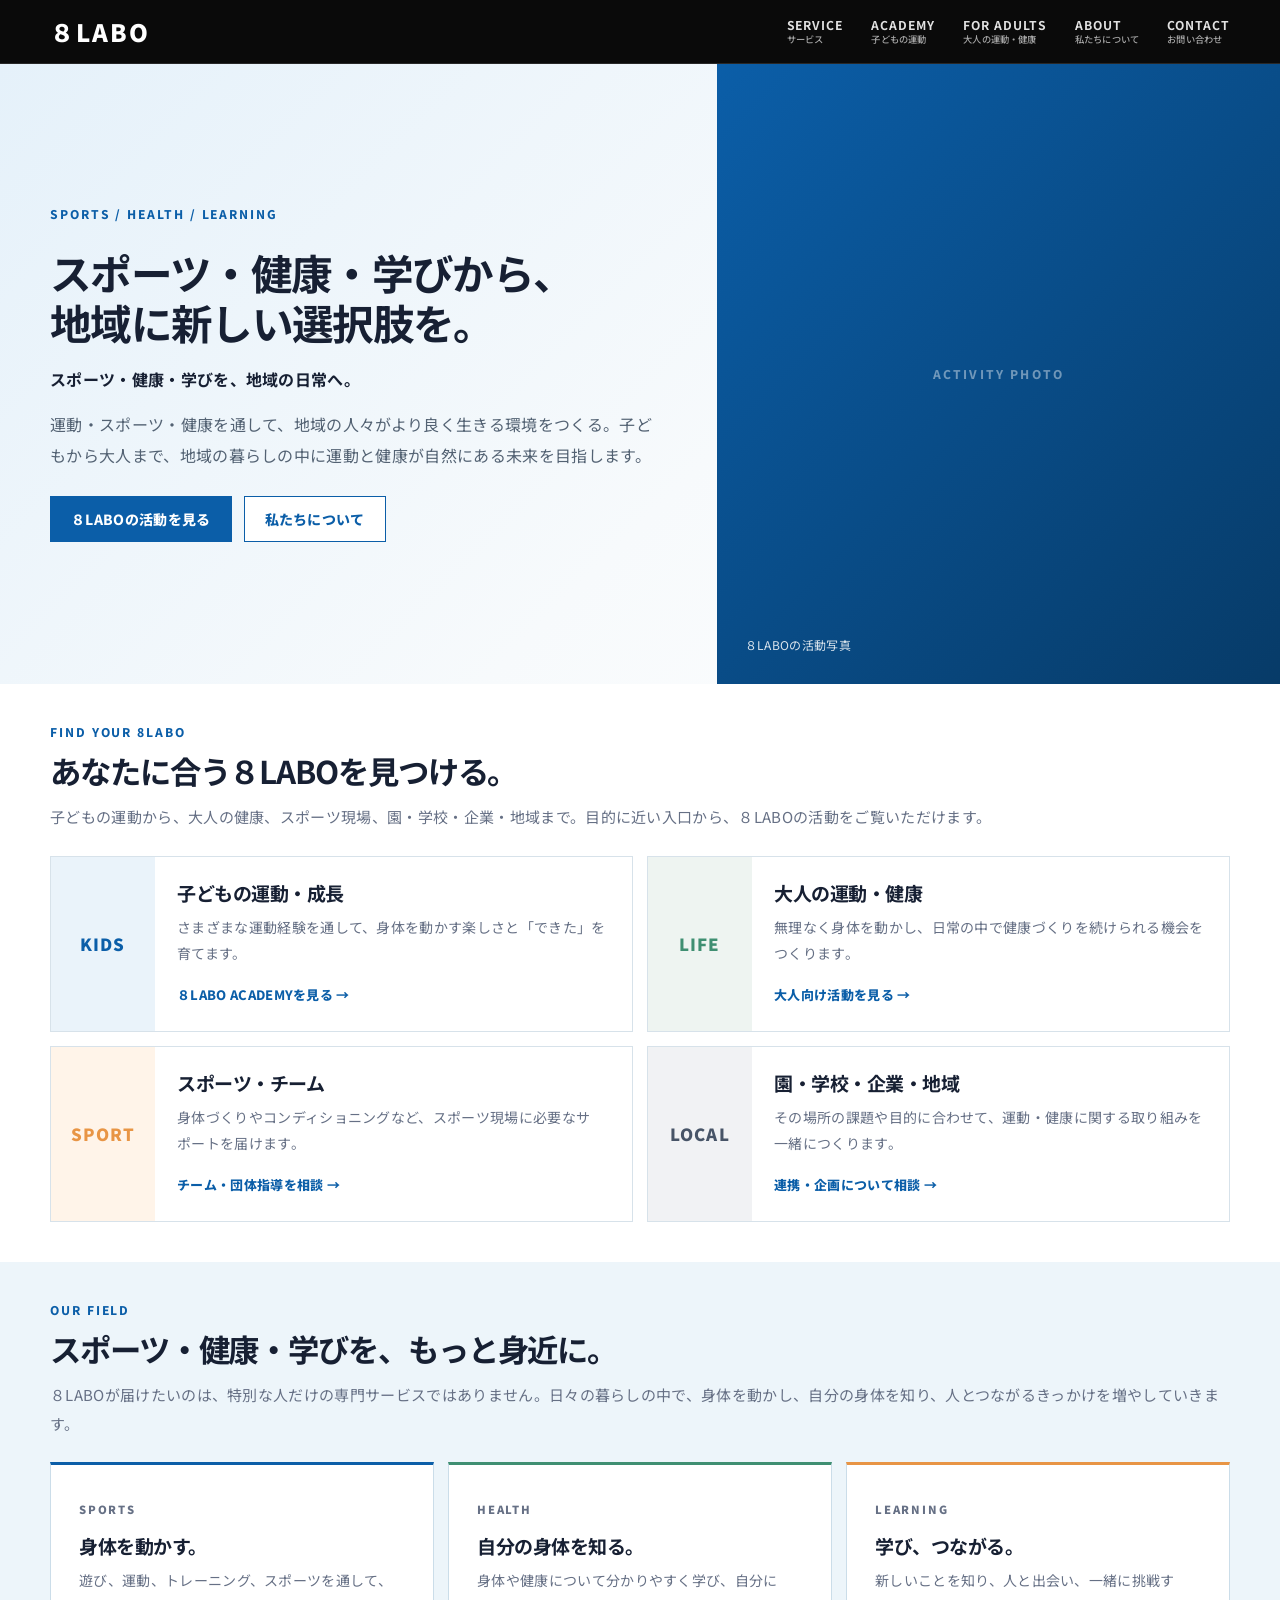
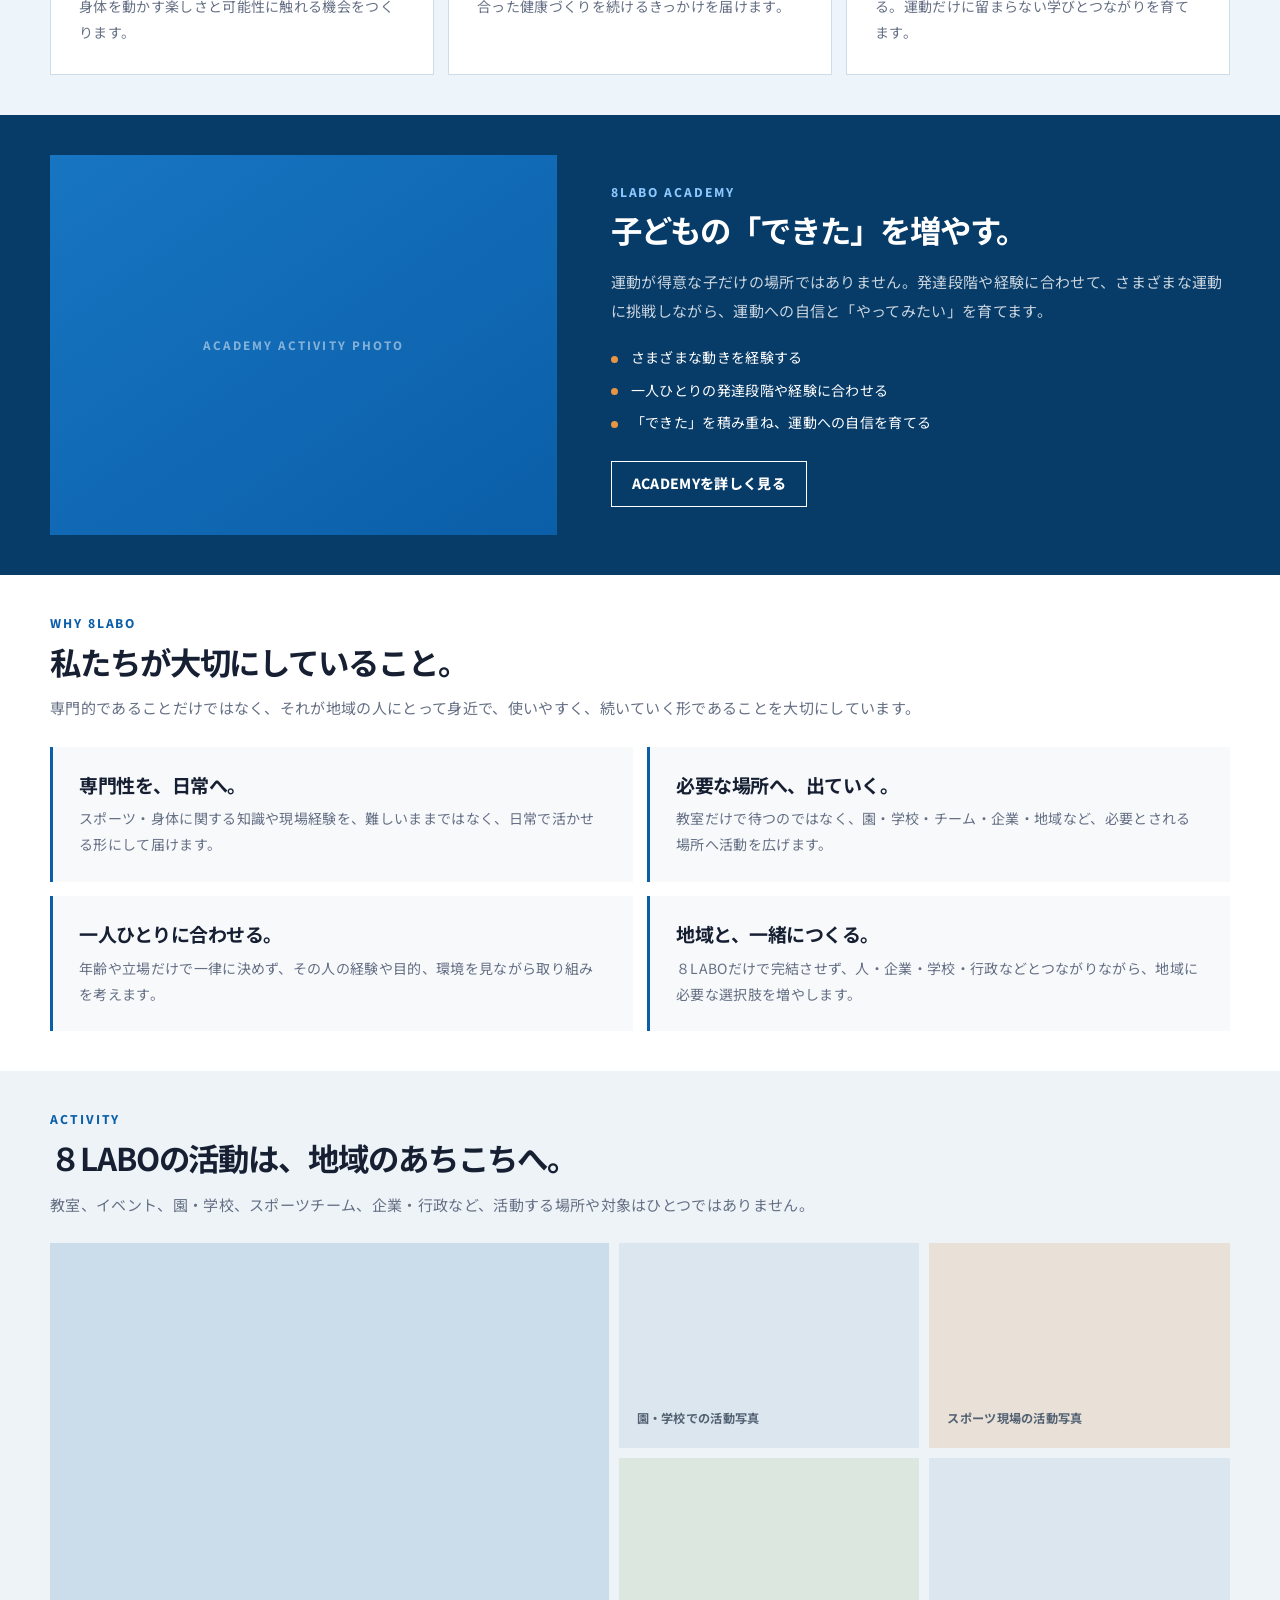
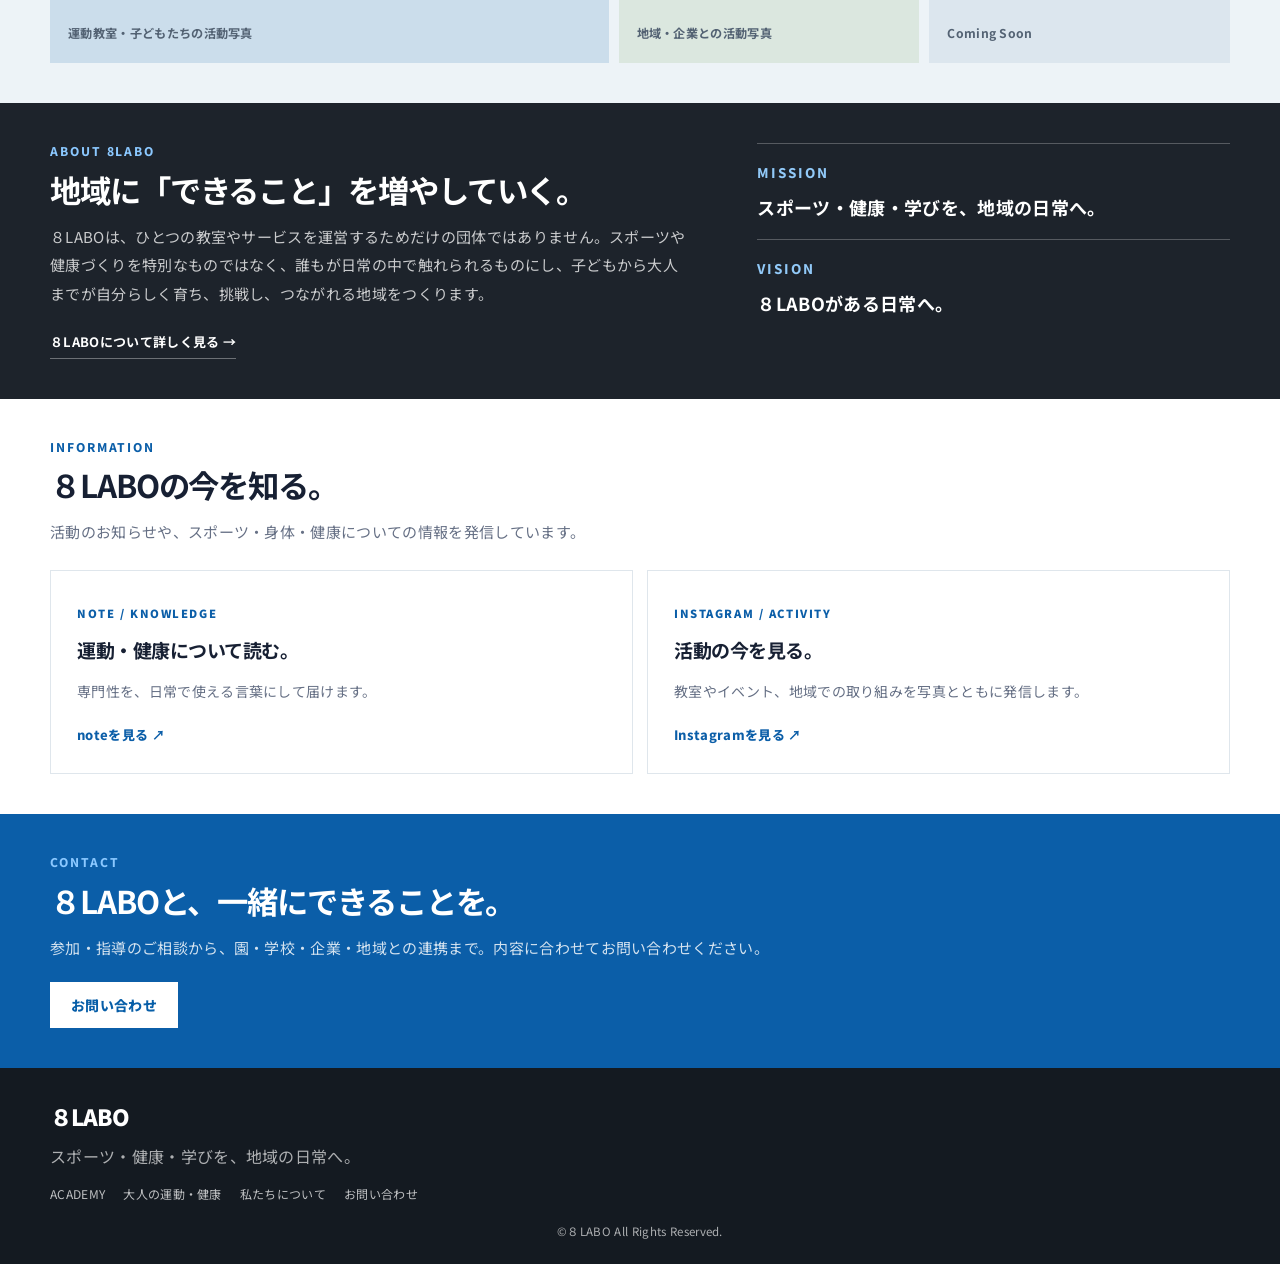
<file: index.html>
<!DOCTYPE html><html lang="ja"><head><meta charset="UTF-8"><meta name="viewport" content="width=device-width,initial-scale=1"><meta name="description" content="８LABOは、スポーツ・健康・学びを地域の日常へ届ける愛媛発の地域づくりプロジェクトです。"><title>８LABO｜スポーツ・健康・学びを、地域の日常へ。</title><link rel="preconnect" href="https://fonts.googleapis.com"><link rel="preconnect" href="https://fonts.gstatic.com" crossorigin><link href="https://fonts.googleapis.com/css2?family=Noto+Sans+JP:wght@400;500;600;700;900&display=swap" rel="stylesheet"><link rel="stylesheet" href="style.css"><link rel="stylesheet" href="refine.css"><link rel="stylesheet" href="p003.css"><link rel="stylesheet" href="home-refactor.css?v=p073"><link rel="stylesheet" href="mobile-header.css?v=p073"></head><body class="p003 home-page"><header class="site-header" id="top"><a class="brand" href="#top">８LABO</a><button class="menu-button" aria-expanded="false">MENU</button><nav class="global-nav"><a href="#for-you">SERVICE<span>サービス</span></a><a href="academy.html">ACADEMY<span>子どもの運動</span></a><a href="adults.html">FOR ADULTS<span>大人の運動・健康</span></a><a href="about.html">ABOUT<span>私たちについて</span></a><a href="contact.html">CONTACT<span>お問い合わせ</span></a></nav></header><main><section class="renew-hero home-hero"><div class="hero-grid"><div class="hero-copybox"><p class="kicker">SPORTS / HEALTH / LEARNING</p><h1>８LABOがある日常へ。</h1><p class="mission">スポーツ・健康・学びを、地域の日常へ。</p><p class="hero-text">運動・スポーツ・健康を通して、地域の人々がより良く生きる環境をつくる。子どもから大人まで、地域の暮らしの中に運動と健康が自然にある未来を目指します。</p><div class="hero-actions"><a class="btn btn-primary" href="#for-you">８LABOの活動を見る</a><a class="btn btn-secondary" href="about.html">私たちについて</a></div></div><div class="photo-stage"><p class="photo-note">８LABOの活動写真</p></div></div></section><section id="for-you" class="entrance-section"><div class="wrap"><div class="section-head"><div class="heading-unit"><h2>あなたに合う８LABOを見つける。</h2><p class="kicker">FIND YOUR 8LABO</p></div><p>子どもの運動から、大人の健康、スポーツ現場、園・学校・企業・地域まで。目的に近い入口から、８LABOの活動をご覧いただけます。</p></div><div class="entrance-grid"><a class="entrance-card" href="academy.html"><div class="entrance-visual">KIDS</div><div class="entrance-copy"><h3>子どもの運動・成長</h3><p>さまざまな運動経験を通して、身体を動かす楽しさと「できた」を育てます。</p><span class="mini-link">８LABO ACADEMYを見る →</span></div></a><a class="entrance-card" href="adults.html"><div class="entrance-visual">LIFE</div><div class="entrance-copy"><h3>大人の運動・健康</h3><p>無理なく身体を動かし、日常の中で健康づくりを続けられる機会をつくります。</p><span class="mini-link">大人向け活動を見る →</span></div></a><a class="entrance-card" href="contact.html"><div class="entrance-visual">SPORT</div><div class="entrance-copy"><h3>スポーツ・チーム</h3><p>身体づくりやコンディショニングなど、スポーツ現場に必要なサポートを届けます。</p><span class="mini-link">チーム・団体指導を相談 →</span></div></a><a class="entrance-card" href="contact.html"><div class="entrance-visual">LOCAL</div><div class="entrance-copy"><h3>園・学校・企業・地域</h3><p>その場所の課題や目的に合わせて、運動・健康に関する取り組みを一緒につくります。</p><span class="mini-link">連携・企画について相談 →</span></div></a></div></div></section><section id="services" class="home-fields"><div class="wrap"><div class="section-head"><div class="heading-unit"><h2>スポーツ・健康・学びを、もっと身近に。</h2><p class="kicker">OUR FIELD</p></div><p>８LABOが届けたいのは、特別な人だけの専門サービスではありません。日々の暮らしの中で、身体を動かし、自分の身体を知り、人とつながるきっかけを増やしていきます。</p></div><div class="value-grid"><article class="value-card"><span class="value-word">SPORTS</span><h3>身体を動かす。</h3><p>遊び、運動、トレーニング、スポーツを通して、身体を動かす楽しさと可能性に触れる機会をつくります。</p></article><article class="value-card"><span class="value-word">HEALTH</span><h3>自分の身体を知る。</h3><p>身体や健康について分かりやすく学び、自分に合った健康づくりを続けるきっかけを届けます。</p></article><article class="value-card"><span class="value-word">LEARNING</span><h3>学び、つながる。</h3><p>新しいことを知り、人と出会い、一緒に挑戦する。運動だけに留まらない学びとつながりを育てます。</p></article></div></div></section><section class="featured"><div class="wrap featured-grid"><div class="featured-visual">ACADEMY ACTIVITY PHOTO</div><div><div class="heading-unit heading-unit-light"><h2>子どもの「できた」を増やす。</h2><p class="kicker">8LABO ACADEMY</p></div><p>運動が得意な子だけの場所ではありません。発達段階や経験に合わせて、さまざまな運動に挑戦しながら、運動への自信と「やってみたい」を育てます。</p><div class="feature-points"><span>さまざまな動きを経験する</span><span>一人ひとりの発達段階や経験に合わせる</span><span>「できた」を積み重ね、運動への自信を育てる</span></div><a class="btn" href="academy.html">ACADEMYを詳しく見る</a></div></div></section><section id="strength" class="home-strength"><div class="wrap"><div class="section-head"><div class="heading-unit"><h2>私たちが大切にしていること。</h2><p class="kicker">WHY 8LABO</p></div><p>専門的であることだけではなく、それが地域の人にとって身近で、使いやすく、続いていく形であることを大切にしています。</p></div><div class="reason-grid"><article class="reason"><h3>専門性を、日常へ。</h3><p>スポーツ・身体に関する知識や現場経験を、難しいままではなく、日常で活かせる形にして届けます。</p></article><article class="reason"><h3>必要な場所へ、出ていく。</h3><p>教室だけで待つのではなく、園・学校・チーム・企業・地域など、必要とされる場所へ活動を広げます。</p></article><article class="reason"><h3>一人ひとりに合わせる。</h3><p>年齢や立場だけで一律に決めず、その人の経験や目的、環境を見ながら取り組みを考えます。</p></article><article class="reason"><h3>地域と、一緒につくる。</h3><p>８LABOだけで完結させず、人・企業・学校・行政などとつながりながら、地域に必要な選択肢を増やします。</p></article></div></div></section><section id="activity" class="activity-results"><div class="wrap"><div class="section-head"><div class="heading-unit"><h2>８LABOの活動は、地域のあちこちへ。</h2><p class="kicker">ACTIVITY</p></div><p>教室、イベント、園・学校、スポーツチーム、企業・行政など、活動する場所や対象はひとつではありません。</p></div><div class="activity-photo-grid"><div class="activity-photo">運動教室・子どもたちの活動写真</div><div class="activity-photo">園・学校での活動写真</div><div class="activity-photo">スポーツ現場の活動写真</div><div class="activity-photo">地域・企業との活動写真</div></div></div></section><section id="about" class="about-renew"><div class="wrap about-grid"><div class="about-copy"><div class="heading-unit heading-unit-light"><h2>地域に「できること」を増やしていく。</h2><p class="kicker">ABOUT 8LABO</p></div><p>８LABOは、ひとつの教室やサービスを運営するためだけの団体ではありません。スポーツや健康づくりを特別なものではなく、誰もが日常の中で触れられるものにし、子どもから大人までが自分らしく育ち、挑戦し、つながれる地域をつくります。</p><a class="about-link" href="about.html">８LABOについて詳しく見る →</a></div><div class="mv-summary"><div class="mv-block"><small>MISSION</small><strong>スポーツ・健康・学びを、地域の日常へ。</strong></div><div class="mv-block"><small>VISION</small><strong>８LABOがある日常へ。</strong></div></div></div></section><section class="home-news"><div class="wrap"><div class="section-head"><div class="heading-unit"><h2>８LABOの今を知る。</h2><p class="kicker">INFORMATION</p></div><p>活動のお知らせや、スポーツ・身体・健康についての情報を発信しています。</p></div><div class="content-grid"><a class="content-card" href="https://note.com/8labo" target="_blank" rel="noopener"><span class="tag">NOTE / KNOWLEDGE</span><h3>運動・健康について読む。</h3><p>専門性を、日常で使える言葉にして届けます。</p><span class="mini-link">noteを見る ↗</span></a><a class="content-card" href="https://www.instagram.com/8_labo/" target="_blank" rel="noopener"><span class="tag">INSTAGRAM / ACTIVITY</span><h3>活動の今を見る。</h3><p>教室やイベント、地域での取り組みを写真とともに発信します。</p><span class="mini-link">Instagramを見る ↗</span></a></div></div></section><section id="contact" class="renew-contact"><div class="wrap"><div class="heading-unit heading-unit-light"><h2>８LABOと、一緒にできることを。</h2><p class="kicker">CONTACT</p></div><p>参加・指導のご相談から、園・学校・企業・地域との連携まで。内容に合わせてお問い合わせください。</p><div class="hero-actions"><a class="btn home-contact-btn" href="contact.html">お問い合わせ</a></div></div></section></main><footer class="site-footer"><div class="footer-brand">８LABO</div><p>スポーツ・健康・学びを、地域の日常へ。</p><div class="footer-links"><a href="academy.html">ACADEMY</a><a href="adults.html">大人の運動・健康</a><a href="about.html">私たちについて</a><a href="contact.html">お問い合わせ</a></div><p class="copyright">©８LABO All Rights Reserved.</p></footer><script src="script.js"></script></body></html>
</file>
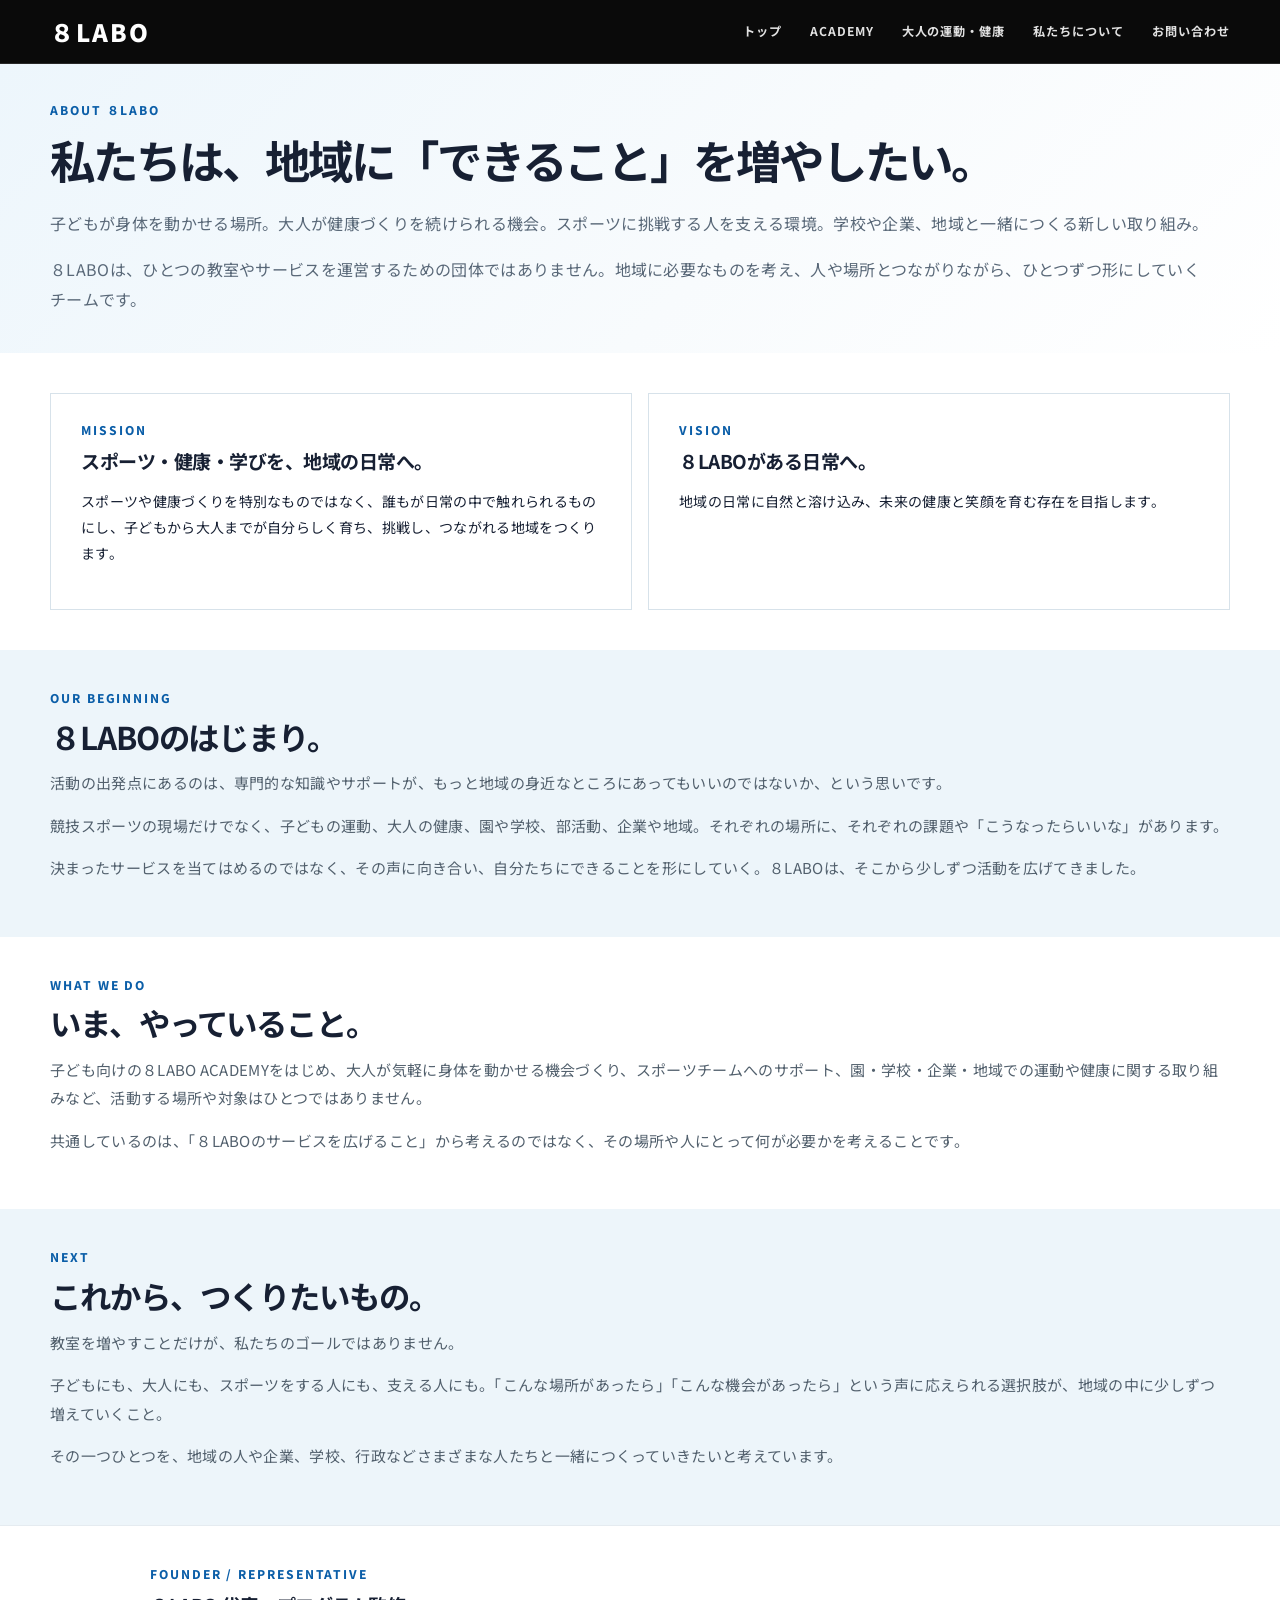
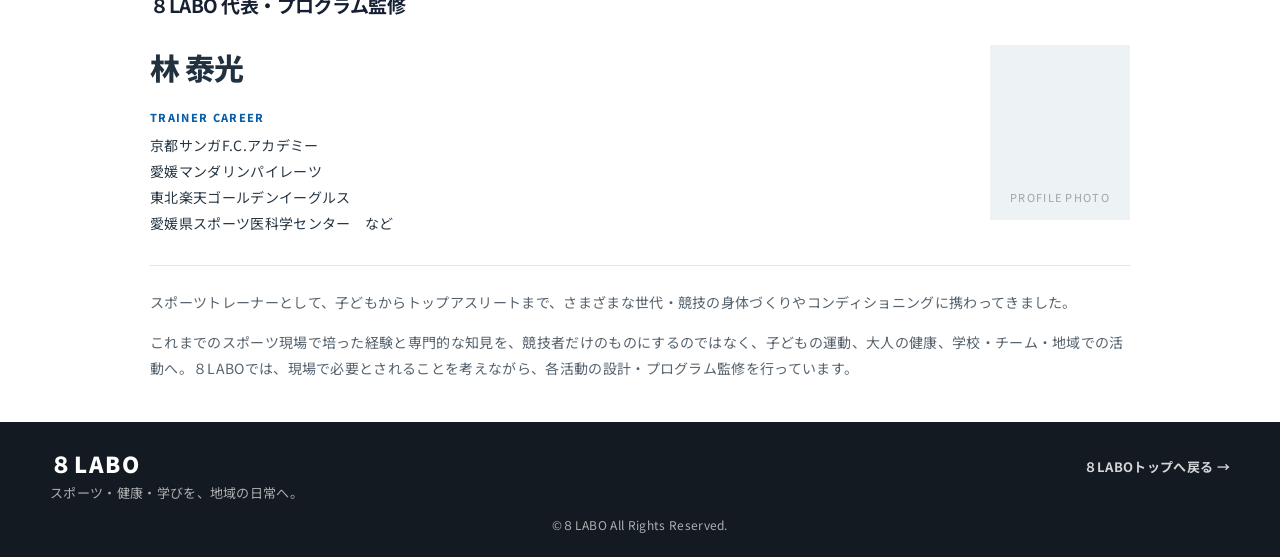
<file: about.html>
<!DOCTYPE html><html lang="ja"><head><meta charset="UTF-8"><meta name="viewport" content="width=device-width,initial-scale=1"><title>私たちについて｜８LABO</title><link rel="stylesheet" href="style.css"><link rel="stylesheet" href="refine.css"><link rel="stylesheet" href="p003.css"><link rel="stylesheet" href="subpages.css?v=p074"><link rel="stylesheet" href="about-profile-layout-p084.css?v=p084"></head><body class="p003 subpage about-page"><header class="site-header"><a class="brand" href="index.html">８LABO</a><button class="menu-button" aria-expanded="false">MENU</button><nav class="global-nav"><a href="index.html">トップ</a><a href="academy.html">ACADEMY</a><a href="adults.html">大人の運動・健康</a><a href="about.html">私たちについて</a><a href="contact.html">お問い合わせ</a></nav></header><main><section class="sub-hero"><div class="wrap"><p class="kicker">ABOUT ８LABO</p><h1>私たちは、地域に「できること」を増やしたい。</h1><p>子どもが身体を動かせる場所。大人が健康づくりを続けられる機会。スポーツに挑戦する人を支える環境。学校や企業、地域と一緒につくる新しい取り組み。</p><p>８LABOは、ひとつの教室やサービスを運営するための団体ではありません。地域に必要なものを考え、人や場所とつながりながら、ひとつずつ形にしていくチームです。</p></div></section><section><div class="wrap mv-page-grid"><div><p class="kicker">MISSION</p><h2>スポーツ・健康・学びを、地域の日常へ。</h2><p>スポーツや健康づくりを特別なものではなく、誰もが日常の中で触れられるものにし、子どもから大人までが自分らしく育ち、挑戦し、つながれる地域をつくります。</p></div><div><p class="kicker">VISION</p><h2>８LABOがある日常へ。</h2><p>地域の日常に自然と溶け込み、未来の健康と笑顔を育む存在を目指します。</p></div></div></section><section class="soft-section"><div class="wrap story"><p class="kicker">OUR BEGINNING</p><h2>８LABOのはじまり。</h2><p>活動の出発点にあるのは、専門的な知識やサポートが、もっと地域の身近なところにあってもいいのではないか、という思いです。</p><p>競技スポーツの現場だけでなく、子どもの運動、大人の健康、園や学校、部活動、企業や地域。それぞれの場所に、それぞれの課題や「こうなったらいいな」があります。</p><p>決まったサービスを当てはめるのではなく、その声に向き合い、自分たちにできることを形にしていく。８LABOは、そこから少しずつ活動を広げてきました。</p></div></section><section><div class="wrap story"><p class="kicker">WHAT WE DO</p><h2>いま、やっていること。</h2><p>子ども向けの８LABO ACADEMYをはじめ、大人が気軽に身体を動かせる機会づくり、スポーツチームへのサポート、園・学校・企業・地域での運動や健康に関する取り組みなど、活動する場所や対象はひとつではありません。</p><p>共通しているのは、「８LABOのサービスを広げること」から考えるのではなく、その場所や人にとって何が必要かを考えることです。</p></div></section><section class="soft-section"><div class="wrap story"><p class="kicker">NEXT</p><h2>これから、つくりたいもの。</h2><p>教室を増やすことだけが、私たちのゴールではありません。</p><p>子どもにも、大人にも、スポーツをする人にも、支える人にも。「こんな場所があったら」「こんな機会があったら」という声に応えられる選択肢が、地域の中に少しずつ増えていくこと。</p><p>その一つひとつを、地域の人や企業、学校、行政などさまざまな人たちと一緒につくっていきたいと考えています。</p></div></section><section class="about-operator" id="program-supervisor"><div class="wrap"><p class="kicker">FOUNDER / REPRESENTATIVE</p><h2 class="operator-heading">８LABO 代表・プログラム監修</h2><div class="operator-profile"><div class="operator-main"><p class="operator-name"><strong>林 泰光</strong></p><div class="operator-career"><span>TRAINER CAREER</span><p>京都サンガF.C.アカデミー<br>愛媛マンダリンパイレーツ<br>東北楽天ゴールデンイーグルス<br>愛媛県スポーツ医科学センター　など</p></div></div><div class="operator-photo" aria-label="林泰光 プロフィール写真"><span>PROFILE PHOTO</span></div><div class="operator-detail"><p class="operator-intro">スポーツトレーナーとして、子どもからトップアスリートまで、さまざまな世代・競技の身体づくりやコンディショニングに携わってきました。</p><p class="operator-note">これまでのスポーツ現場で培った経験と専門的な知見を、競技者だけのものにするのではなく、子どもの運動、大人の健康、学校・チーム・地域での活動へ。８LABOでは、現場で必要とされることを考えながら、各活動の設計・プログラム監修を行っています。</p></div></div></div></section></main><footer class="site-footer"><div class="footer-brand">８LABO</div><p>スポーツ・健康・学びを、地域の日常へ。</p><a class="footer-home-link" href="index.html">８LABOトップへ戻る →</a><p class="copyright">©８LABO All Rights Reserved.</p></footer><script src="script.js?v=p074"></script><script src="about-profile-photo.js?v=p075"></script></body></html>
</file>
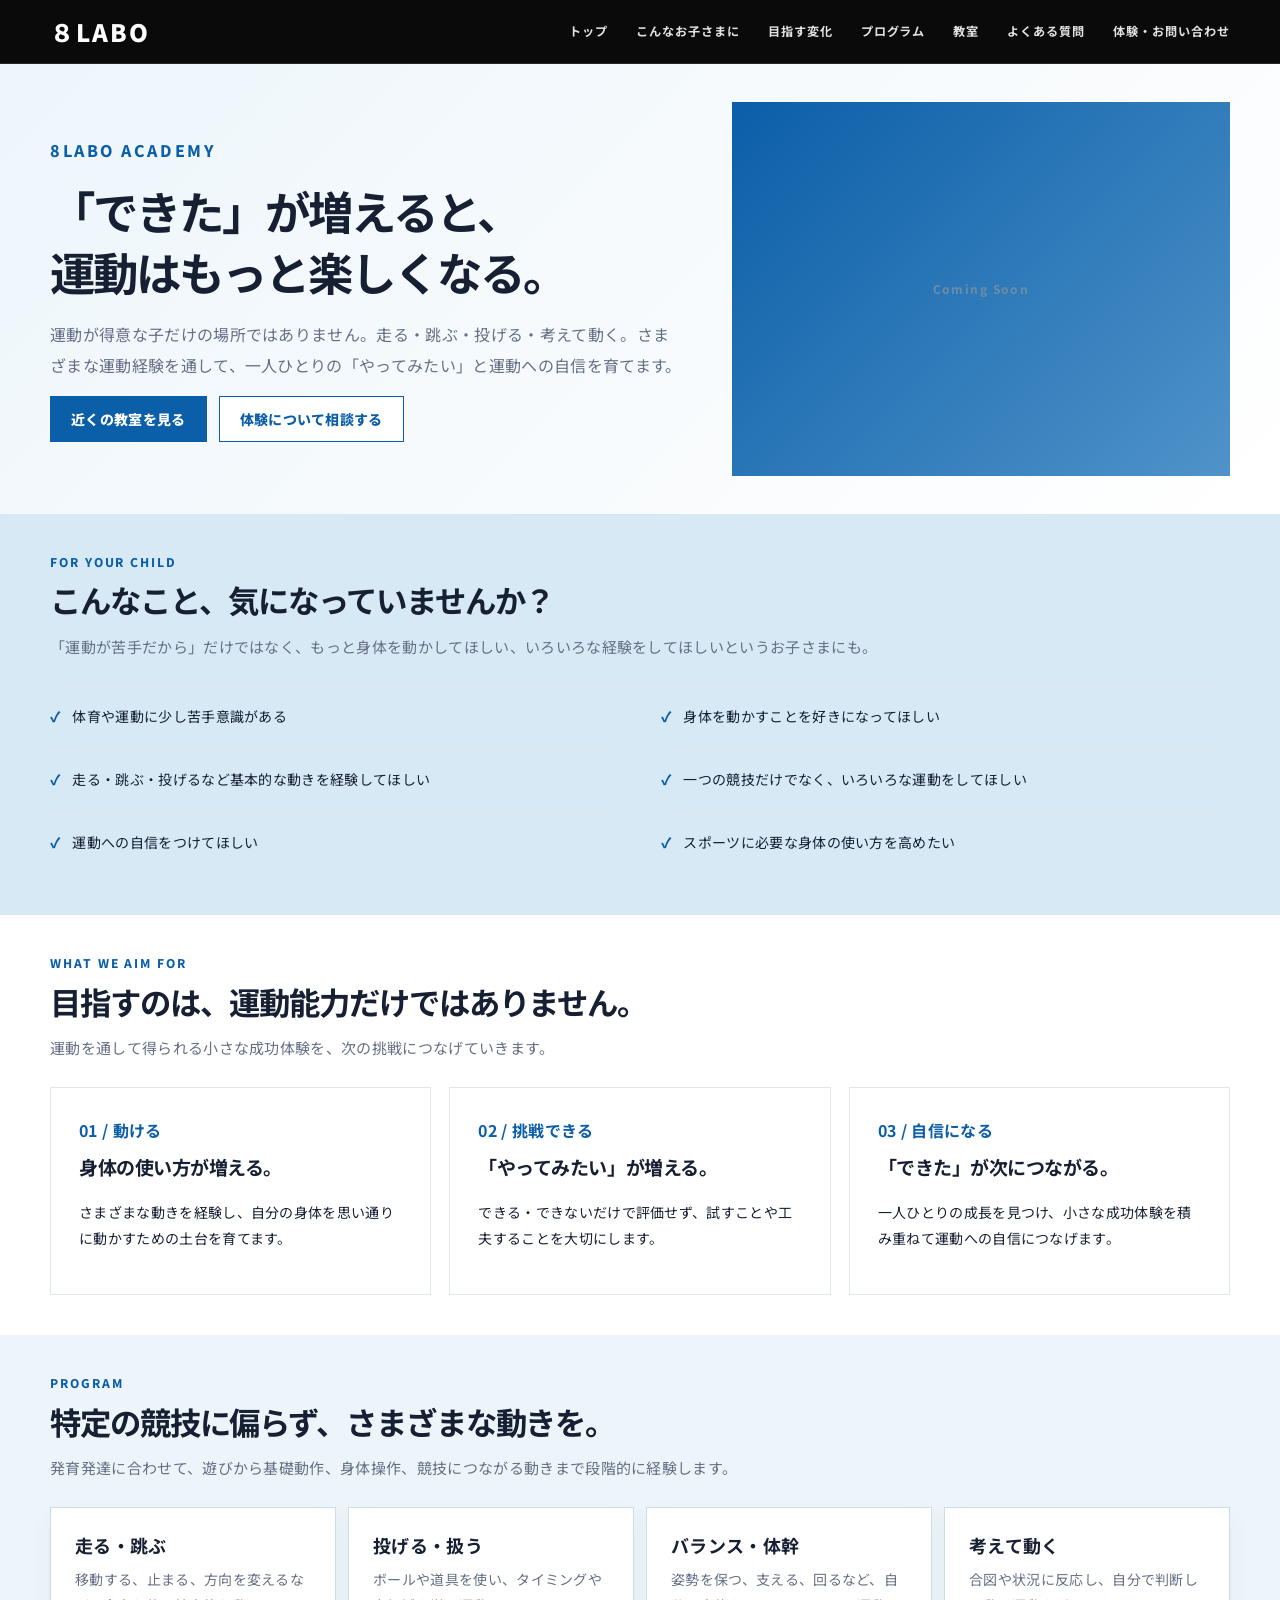
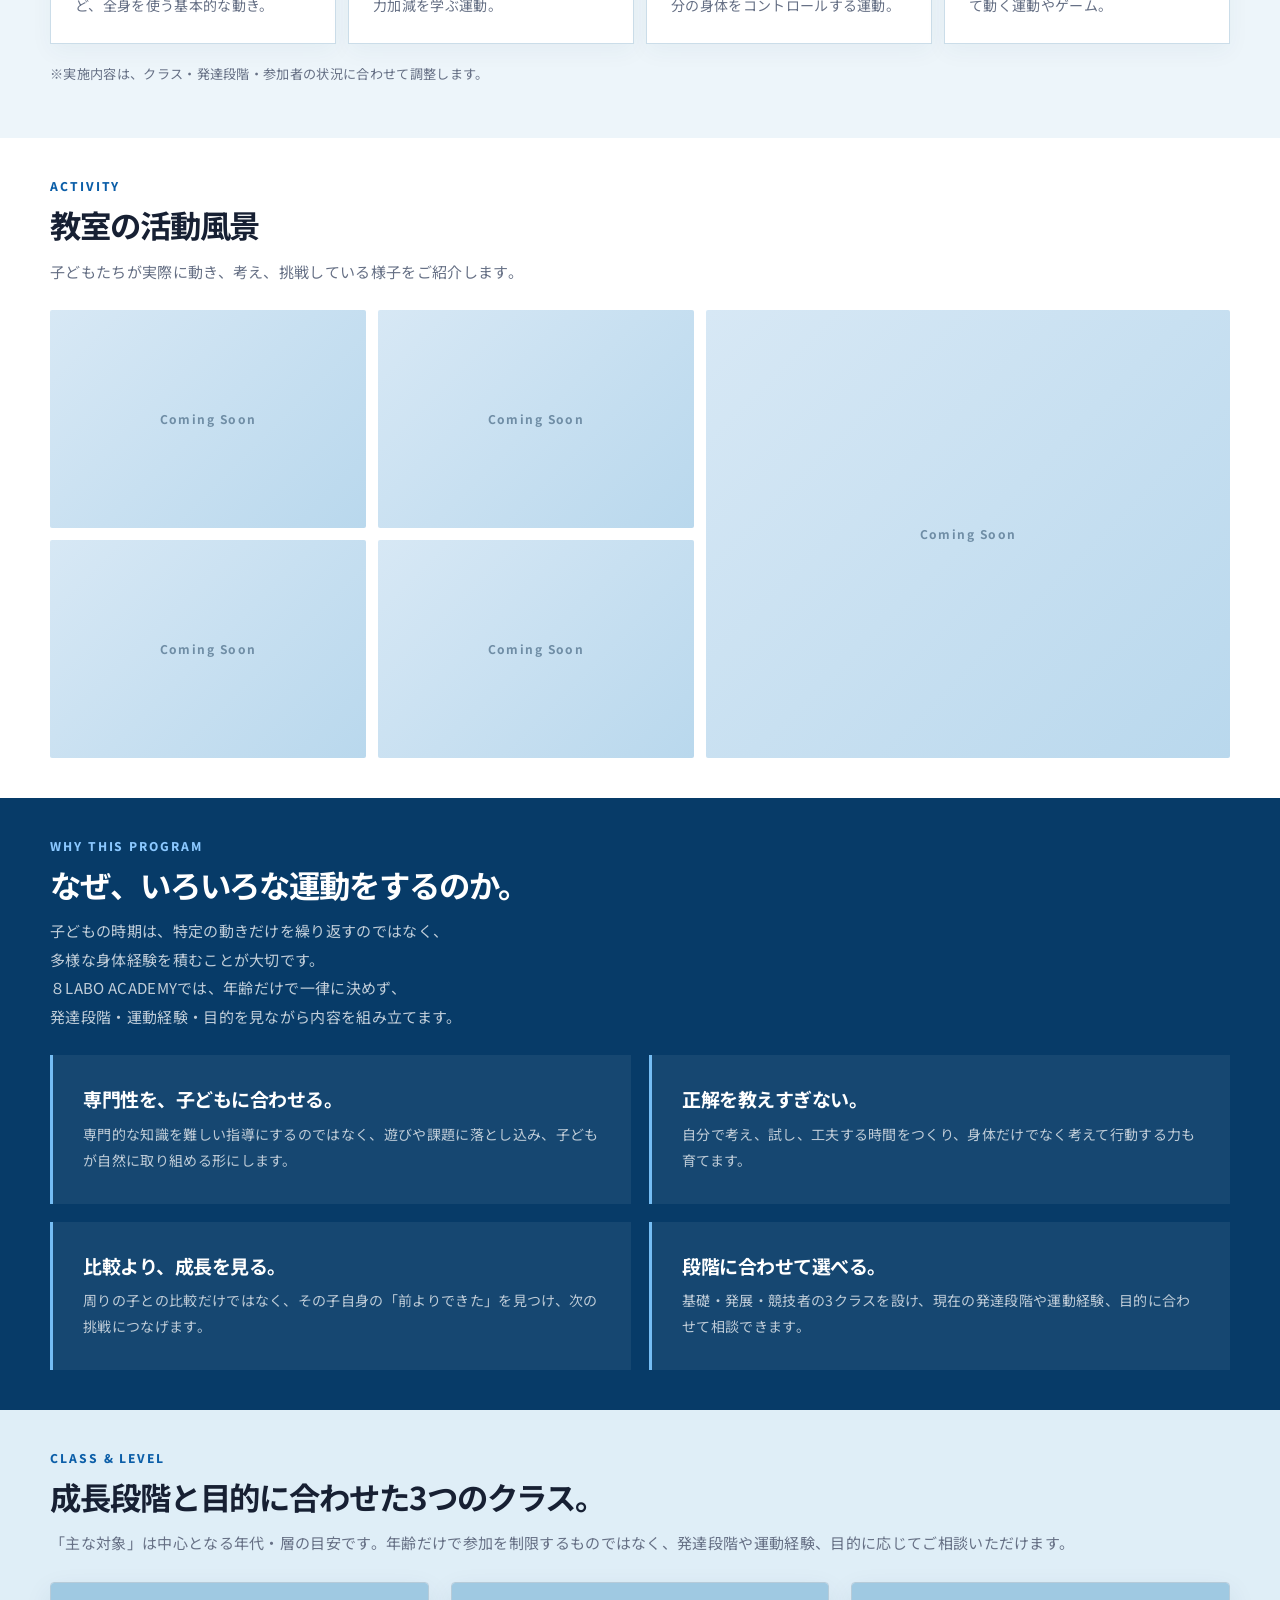
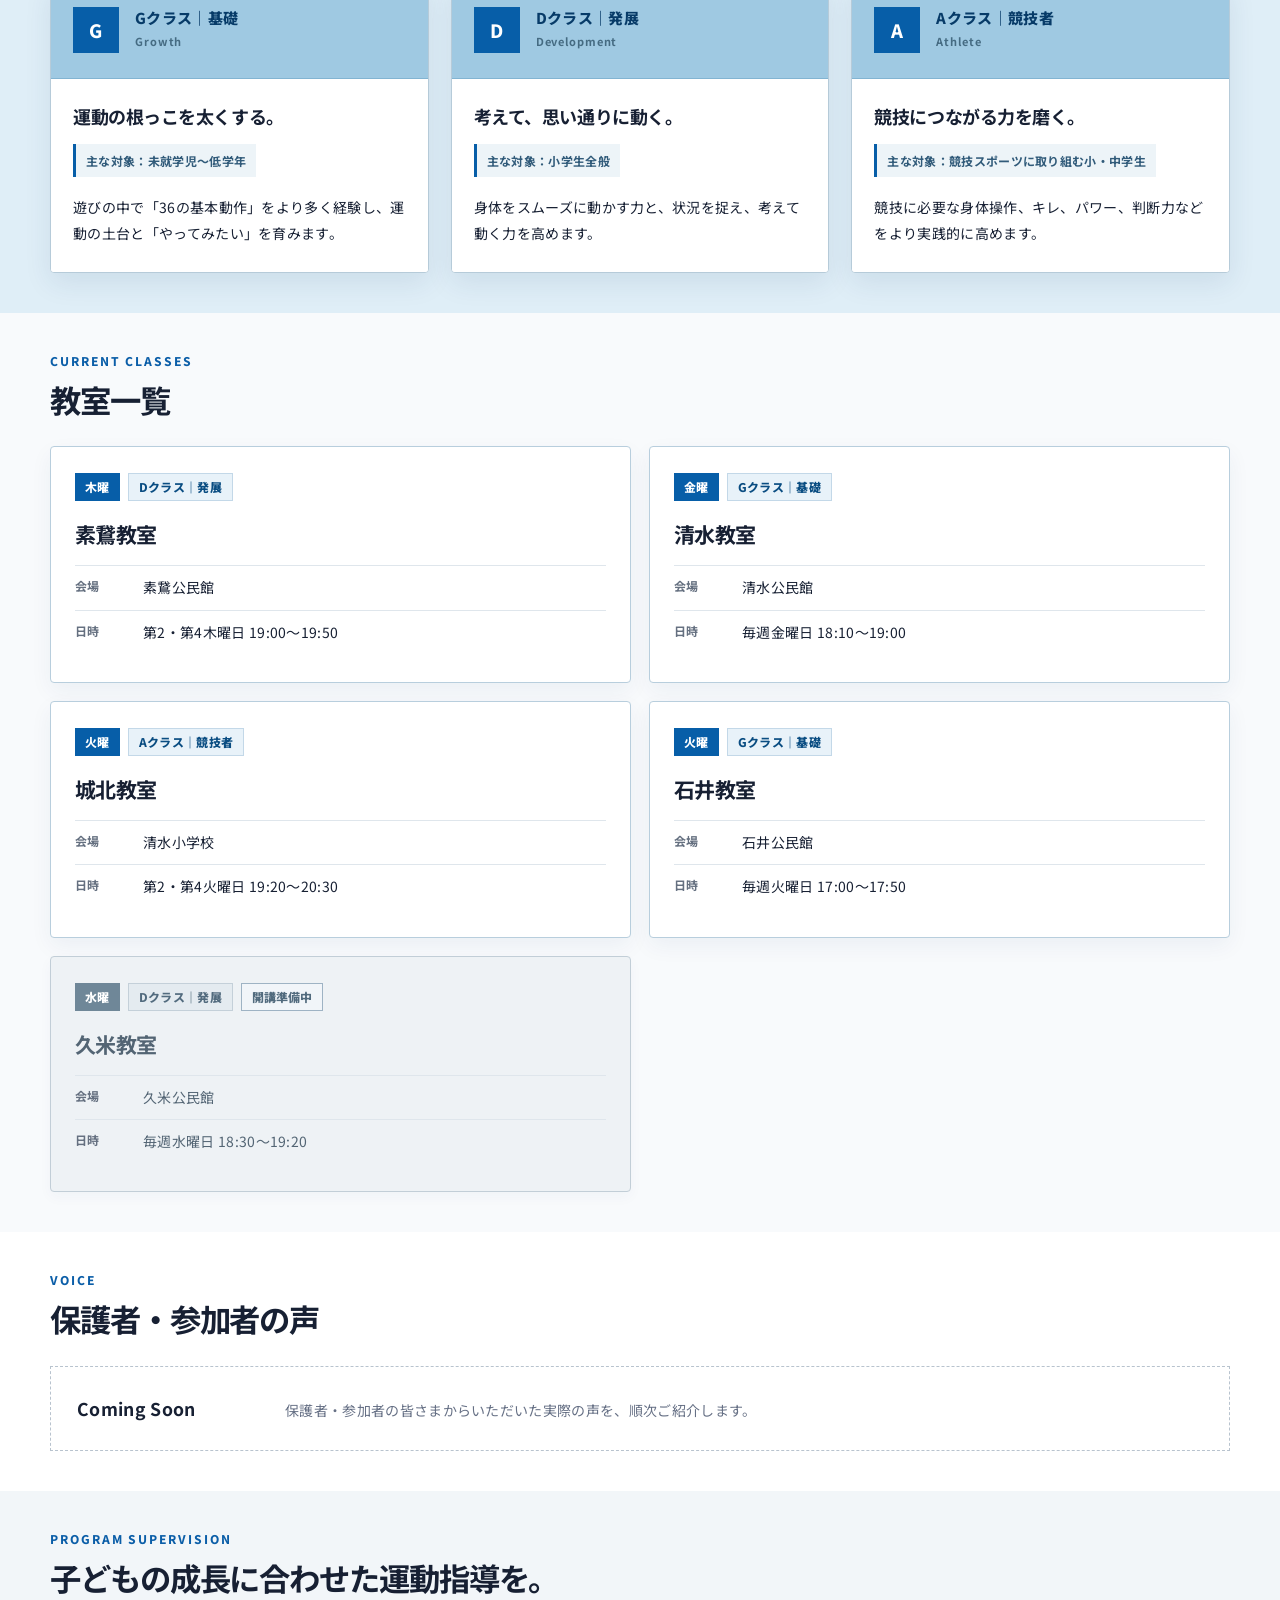
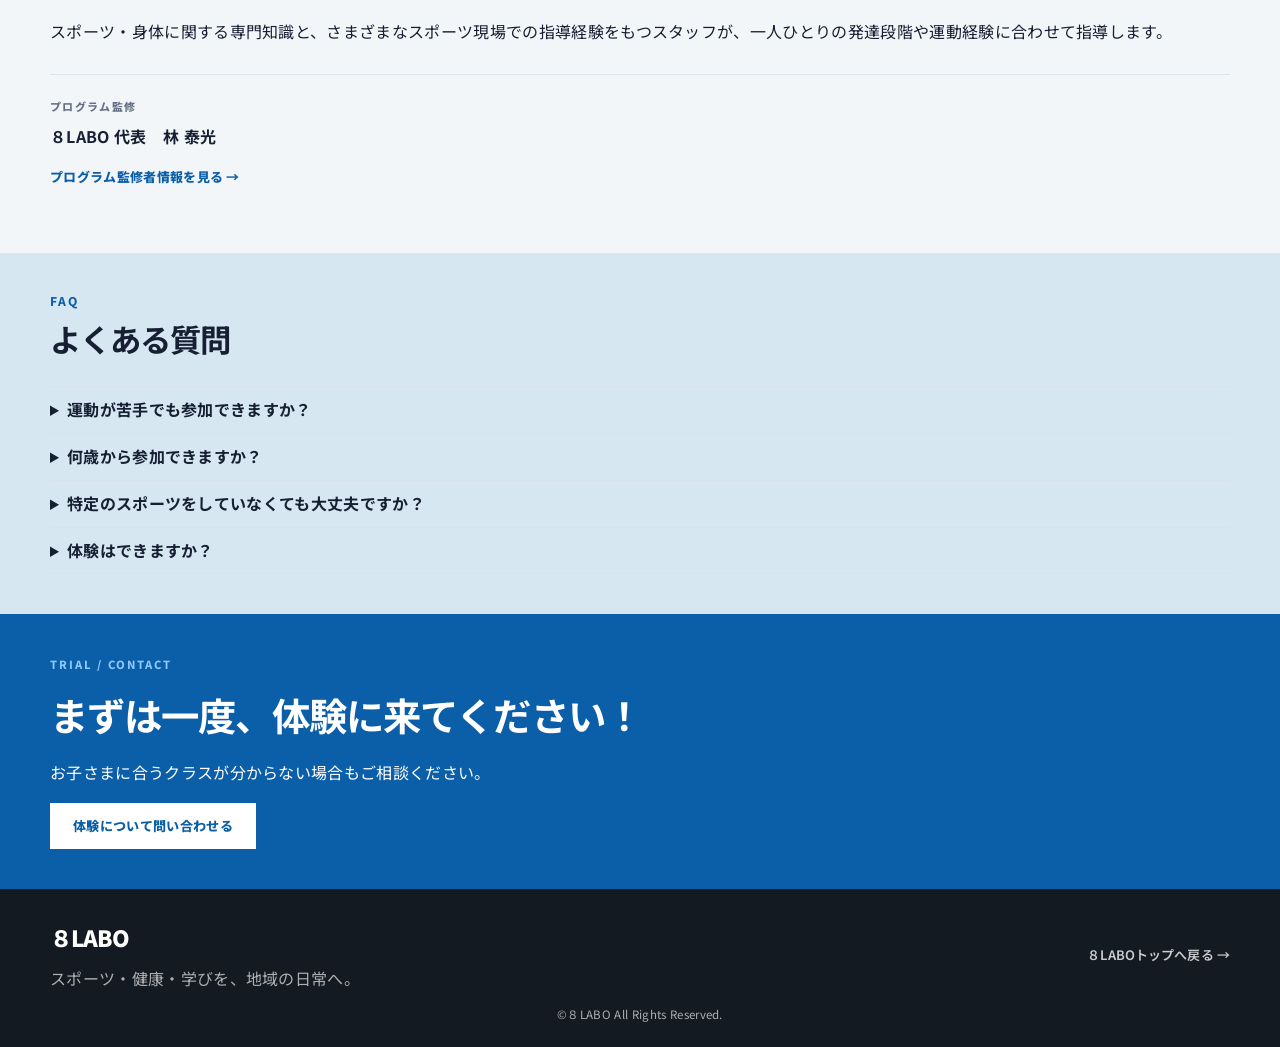
<file: academy.html>
<!DOCTYPE html><html lang="ja"><head><meta charset="UTF-8"><meta name="viewport" content="width=device-width,initial-scale=1"><meta name="description" content="８LABO ACADEMYは、運動への自信と子どもの『できた』を増やす運動教室です。"><title>８LABO ACADEMY｜子どもの「できた」を増やす運動教室</title><link rel="preconnect" href="https://fonts.googleapis.com"><link rel="preconnect" href="https://fonts.gstatic.com" crossorigin><link href="https://fonts.googleapis.com/css2?family=Noto+Sans+JP:wght@400;500;600;700;900&display=swap" rel="stylesheet"><link rel="stylesheet" href="style.css"><link rel="stylesheet" href="refine.css"><link rel="stylesheet" href="p003.css"><link rel="stylesheet" href="p020-academy.css?v=p065"></head><body class="p003"><header class="site-header"><a class="brand" href="index.html">８LABO</a><button class="menu-button" aria-expanded="false">MENU</button><nav class="global-nav"><a href="index.html">トップ</a><a href="#needs">こんなお子さまに</a><a href="#change">目指す変化</a><a href="#program">プログラム</a><a href="#classes">教室</a><a href="#faq">よくある質問</a><a href="#contact">体験・お問い合わせ</a></nav></header><main><section class="academy-renew-hero"><div class="wrap"><div><p class="kicker">8LABO ACADEMY</p><h1>「できた」が増えると、<br>運動はもっと楽しくなる。</h1><p>運動が得意な子だけの場所ではありません。走る・跳ぶ・投げる・考えて動く。さまざまな運動経験を通して、一人ひとりの「やってみたい」と運動への自信を育てます。</p><div class="hero-actions"><a class="btn btn-primary" href="#classes">近くの教室を見る</a><a class="btn btn-secondary" href="mailto:8labo.academy@gmail.com">体験について相談する</a></div></div><div class="academy-photo">ACADEMY ACTIVITY PHOTO</div></div></section><section id="needs" class="parent-needs"><div class="wrap"><div class="section-head"><p class="kicker">FOR YOUR CHILD</p><h2>こんなこと、気になっていませんか？</h2><p>「運動が苦手だから」だけではなく、もっと身体を動かしてほしい、いろいろな経験をしてほしいというお子さまにも。</p></div><div class="need-list"><div class="need-item">体育や運動に少し苦手意識がある</div><div class="need-item">身体を動かすことを好きになってほしい</div><div class="need-item">走る・跳ぶ・投げるなど基本的な動きを経験してほしい</div><div class="need-item">一つの競技だけでなく、いろいろな運動をしてほしい</div><div class="need-item">運動への自信をつけてほしい</div><div class="need-item">スポーツに必要な身体の使い方を高めたい</div></div></div></section><section id="change"><div class="wrap"><div class="section-head"><p class="kicker">WHAT WE AIM FOR</p><h2>目指すのは、運動能力だけではありません。</h2><p>運動を通して得られる小さな成功体験を、次の挑戦につなげていきます。</p></div><div class="change-grid"><article class="change-card"><b>01 / 動ける</b><h3>身体の使い方が増える。</h3><p>さまざまな動きを経験し、自分の身体を思い通りに動かすための土台を育てます。</p></article><article class="change-card"><b>02 / 挑戦できる</b><h3>「やってみたい」が増える。</h3><p>できる・できないだけで評価せず、試すことや工夫することを大切にします。</p></article><article class="change-card"><b>03 / 自信になる</b><h3>「できた」が次につながる。</h3><p>一人ひとりの成長を見つけ、小さな成功体験を積み重ねて運動への自信につなげます。</p></article></div></div></section><section id="program" class="parent-needs"><div class="wrap"><div class="section-head"><p class="kicker">PROGRAM</p><h2>特定の競技に偏らず、さまざまな動きを。</h2><p>発育発達に合わせて、遊びから基礎動作、身体操作、競技につながる動きまで段階的に経験します。</p></div><div class="program-grid"><article class="program"><b>走る・跳ぶ</b><p>移動する、止まる、方向を変えるなど、全身を使う基本的な動き。</p></article><article class="program"><b>投げる・扱う</b><p>ボールや道具を使い、タイミングや力加減を学ぶ運動。</p></article><article class="program"><b>バランス・体幹</b><p>姿勢を保つ、支える、回るなど、自分の身体をコントロールする運動。</p></article><article class="program"><b>考えて動く</b><p>合図や状況に反応し、自分で判断して動く運動やゲーム。</p></article></div><p class="results-note">※実施内容はクラス・発達段階・参加者の状況に合わせて調整します。</p></div></section><section class="academy-reason"><div class="wrap"><div class="section-head"><p class="kicker">WHY THIS PROGRAM</p><h2>なぜ、いろいろな運動をするのか。</h2><p class="lead reason-intro" style="color:rgba(255,255,255,.75)"><span>子どもの時期は、特定の動きだけを繰り返すのではなく、多様な身体経験を積むことが大切です。</span><span>８LABO ACADEMYでは、年齢だけで一律に決めず、発達段階・運動経験・目的を見ながら内容を組み立てます。</span></p></div><div class="reason-grid"><article class="reason"><h3>専門性を、子どもに合わせる。</h3><p>専門的な知識を難しい指導にするのではなく、遊びや課題に落とし込み、子どもが自然に取り組める形にします。</p></article><article class="reason"><h3>正解を教えすぎない。</h3><p>自分で考え、試し、工夫する時間をつくり、身体だけでなく考えて行動する力も育てます。</p></article><article class="reason"><h3>比較より、成長を見る。</h3><p>周りの子との比較だけではなく、その子自身の「前よりできた」を見つけ、次の挑戦につなげます。</p></article><article class="reason"><h3>段階に合わせて選べる。</h3><p>基礎・発展・競技者の3クラスを設け、現在の発達段階や運動経験、目的に合わせて相談できます。</p></article></div></div></section><section id="classes"><div class="wrap"><div class="section-head"><p class="kicker">CLASS & LEVEL</p><h2>成長段階と目的に合わせた3つのクラス。</h2><p>「主な対象」は中心となる年代・層の目安です。年齢だけで参加を制限するものではなく、発達段階や運動経験、目的に応じてご相談いただけます。</p></div><div class="level-grid"><article class="level-card"><div class="level-header"><div class="level-mark">G</div><div><p class="level-name">Gクラス｜基礎</p><p class="level-subname">Growth</p></div></div><div class="level-body"><h3>運動の根っこを太くする。</h3><p class="level-target">主な対象：未就学児〜低学年</p><p>遊びの中で「36の基本動作」をより多く経験し、運動の土台と「やってみたい」を育みます。</p></div></article><article class="level-card"><div class="level-header"><div class="level-mark">D</div><div><p class="level-name">Dクラス｜発展</p><p class="level-subname">Development</p></div></div><div class="level-body"><h3>考えて、思い通りに動く。</h3><p class="level-target">主な対象：小学生全般</p><p>身体をスムーズに動かす力と、状況を捉え、考えて動く力を高めます。</p></div></article><article class="level-card"><div class="level-header"><div class="level-mark">A</div><div><p class="level-name">Aクラス｜競技者</p><p class="level-subname">Athlete</p></div></div><div class="level-body"><h3>競技につながる力を磨く。</h3><p class="level-target">主な対象：競技スポーツに取り組む小・中学生</p><p>競技に必要な身体操作、キレ、パワー、判断力などをより実践的に高めます。</p></div></article></div><div class="section-head current-classes-head"><p class="kicker">CURRENT CLASSES</p><h2>現在の運動教室</h2></div><div class="class-grid"><article class="class-card"><div class="class-meta"><span class="day-badge">木曜</span><span class="level-badge">Dクラス｜発展</span></div><h3>素鵞教室</h3><div class="class-info"><b>会場</b><span>素鵞公民館</span></div><div class="class-info"><b>日時</b><span>第2・第4木曜日 19:00〜19:50</span></div></article><article class="class-card"><div class="class-meta"><span class="day-badge">金曜</span><span class="level-badge">Gクラス｜基礎</span></div><h3>清水教室</h3><div class="class-info"><b>会場</b><span>清水公民館</span></div><div class="class-info"><b>日時</b><span>毎週金曜日 18:10〜19:00</span></div></article><article class="class-card"><div class="class-meta"><span class="day-badge">火曜</span><span class="level-badge">Aクラス｜競技者</span></div><h3>城北教室</h3><div class="class-info"><b>会場</b><span>清水小学校</span></div><div class="class-info"><b>日時</b><span>第2・第4火曜日 19:20〜20:30</span></div></article><article class="class-card"><div class="class-meta"><span class="day-badge">火曜</span><span class="level-badge">Gクラス｜基礎</span></div><h3>石井教室</h3><div class="class-info"><b>会場</b><span>石井公民館</span></div><div class="class-info"><b>日時</b><span>毎週火曜日 17:00〜17:50</span></div></article><article class="class-card preparing"><div class="class-meta"><span class="day-badge">水曜</span><span class="level-badge">Dクラス｜発展</span><span class="status-inline">開講準備中</span></div><h3>久米教室</h3><div class="class-info"><b>会場</b><span>久米公民館</span></div><div class="class-info"><b>日時</b><span>毎週水曜日 18:30〜19:20</span></div></article></div></div></section><section><div class="wrap"><div class="section-head"><p class="kicker">VOICE</p><h2>保護者・参加者の声</h2></div><div class="voice-empty"><strong>実際の声を集めて掲載します。</strong><p>参加前に感じていたこと、参加して感じた変化など、具体的な体験が分かる声を掲載する予定です。現時点では架空のコメントを掲載しません。</p></div></div></section><section><div class="wrap"><div class="section-head"><p class="kicker">INSTRUCTOR / EXPERTISE</p><h2>専門性を、子どもに届く形で。</h2><p>スポーツ・身体に関する専門的な知識と現場経験をベースに、子どもの発育発達や運動経験に合わせて指導します。指導者プロフィール・資格・実績は、掲載情報を整理した段階で追加できる構造にします。</p></div></div></section><section id="faq" class="parent-needs"><div class="wrap"><div class="section-head"><p class="kicker">FAQ</p><h2>よくある質問</h2></div><div class="faq-list"><details><summary>運動が苦手でも参加できますか？</summary><p>はい。運動が得意な子だけを対象とした教室ではありません。一人ひとりの経験や発達段階に合わせて取り組みます。</p></details><details><summary>何歳から参加できますか？</summary><p>クラスごとに主な対象を設けていますが、年齢だけで一律に制限していません。発達段階や運動経験を確認しながらご案内します。</p></details><details><summary>特定のスポーツをしていなくても大丈夫ですか？</summary><p>もちろんです。さまざまな運動を経験することを大切にしているため、競技経験がなくても参加できます。</p></details><details><summary>体験はできますか？</summary><p>体験については、各教室の状況に合わせてご案内します。まずはお気軽にお問い合わせください。</p></details></div></div></section><section id="contact" class="renew-contact"><div class="wrap"><p class="kicker">TRIAL / CONTACT</p><h2>まずは一度、体験に来てください！</h2><p>お子さまに合うクラスが分からない場合もご相談ください。</p><div class="hero-actions"><a class="btn academy-trial-cta" href="mailto:8labo.academy@gmail.com">体験について問い合わせる</a><a class="btn btn-secondary academy-mobile-top-link" href="index.html">８LABOトップへ戻る</a></div></div></section></main><footer class="site-footer"><div class="academy-footer-main"><div><div class="footer-brand">８LABO</div><p>スポーツ・健康・学びを、地域の日常へ。</p></div><a class="academy-desktop-top-link" href="index.html">８LABOトップへ戻る →</a></div><p class="copyright">©８LABO All Rights Reserved.</p></footer><script src="script.js"></script></body></html>
</file>
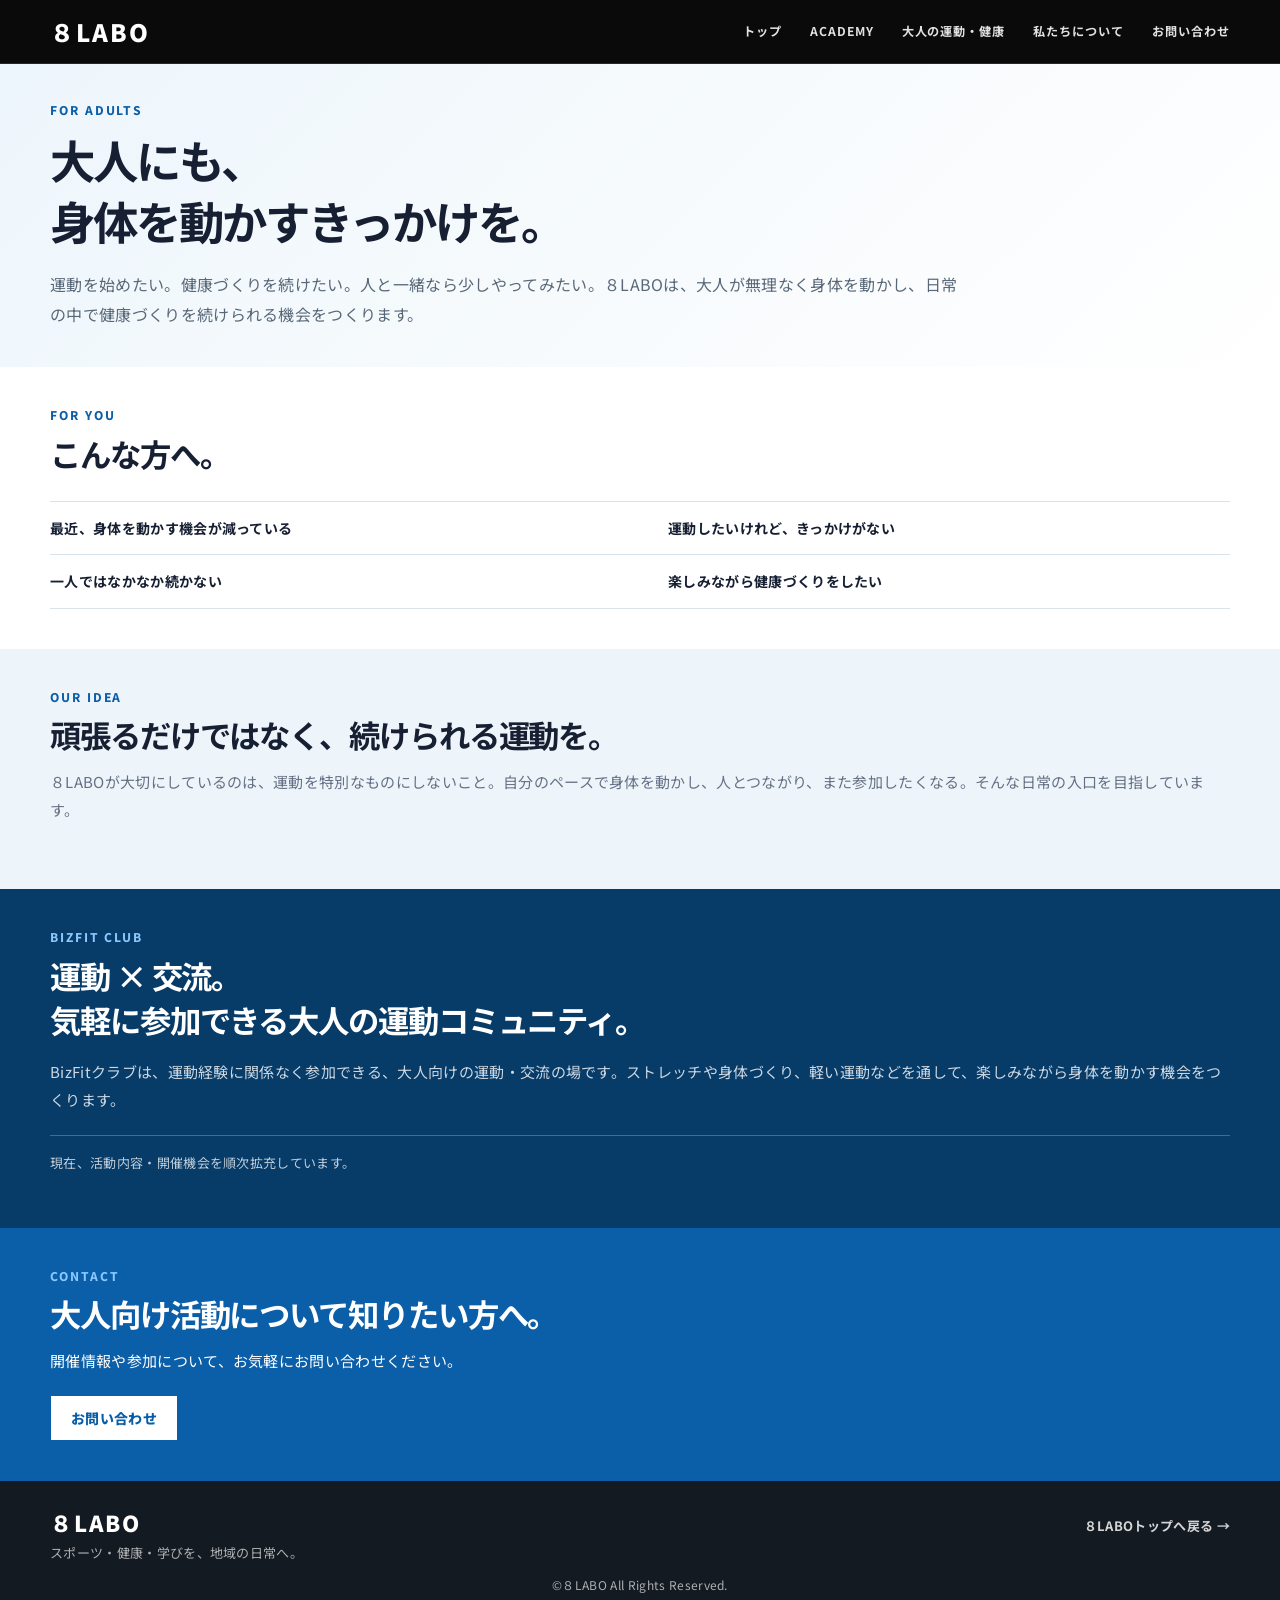
<file: adults.html>
<!DOCTYPE html><html lang="ja"><head><meta charset="UTF-8"><meta name="viewport" content="width=device-width,initial-scale=1"><title>大人の運動・健康｜８LABO</title><link rel="stylesheet" href="style.css"><link rel="stylesheet" href="refine.css"><link rel="stylesheet" href="p003.css"><link rel="stylesheet" href="subpages.css?v=p073"></head><body class="p003 subpage adults-page"><header class="site-header"><a class="brand" href="index.html">８LABO</a><button class="menu-button" aria-expanded="false">MENU</button><nav class="global-nav"><a href="index.html">トップ</a><a href="academy.html">ACADEMY</a><a href="adults.html">大人の運動・健康</a><a href="about.html">私たちについて</a><a href="contact.html">お問い合わせ</a></nav></header><main><section class="sub-hero"><div class="wrap"><p class="kicker">FOR ADULTS</p><h1>大人にも、<br>身体を動かすきっかけを。</h1><p>運動を始めたい。健康づくりを続けたい。人と一緒なら少しやってみたい。８LABOは、大人が無理なく身体を動かし、日常の中で健康づくりを続けられる機会をつくります。</p></div></section><section><div class="wrap"><div class="section-head"><p class="kicker">FOR YOU</p><h2>こんな方へ。</h2></div><div class="simple-grid"><div>最近、身体を動かす機会が減っている</div><div>運動したいけれど、きっかけがない</div><div>一人ではなかなか続かない</div><div>楽しみながら健康づくりをしたい</div></div></div></section><section class="soft-section"><div class="wrap"><div class="section-head"><p class="kicker">OUR IDEA</p><h2>頑張るだけではなく、続けられる運動を。</h2><p>８LABOが大切にしているのは、運動を特別なものにしないこと。自分のペースで身体を動かし、人とつながり、また参加したくなる。そんな日常の入口を目指しています。</p></div></div></section><section class="bizfit-section"><div class="wrap"><p class="kicker">BIZFIT CLUB</p><h2>運動 × 交流。<br>気軽に参加できる大人の運動コミュニティ。</h2><p>BizFitクラブは、運動経験に関係なく参加できる、大人向けの運動・交流の場です。ストレッチや身体づくり、軽い運動などを通して、楽しみながら身体を動かす機会をつくります。</p><p class="status-note">現在、活動内容・開催機会を順次拡充しています。</p></div></section><section class="renew-contact"><div class="wrap"><p class="kicker">CONTACT</p><h2>大人向け活動について知りたい方へ。</h2><p>開催情報や参加について、お気軽にお問い合わせください。</p><a class="btn" href="contact.html">お問い合わせ</a></div></section></main><footer class="site-footer"><div class="footer-brand">８LABO</div><p>スポーツ・健康・学びを、地域の日常へ。</p><a class="footer-home-link" href="index.html">８LABOトップへ戻る →</a><p class="copyright">©８LABO All Rights Reserved.</p></footer><script src="script.js"></script></body></html>
</file>
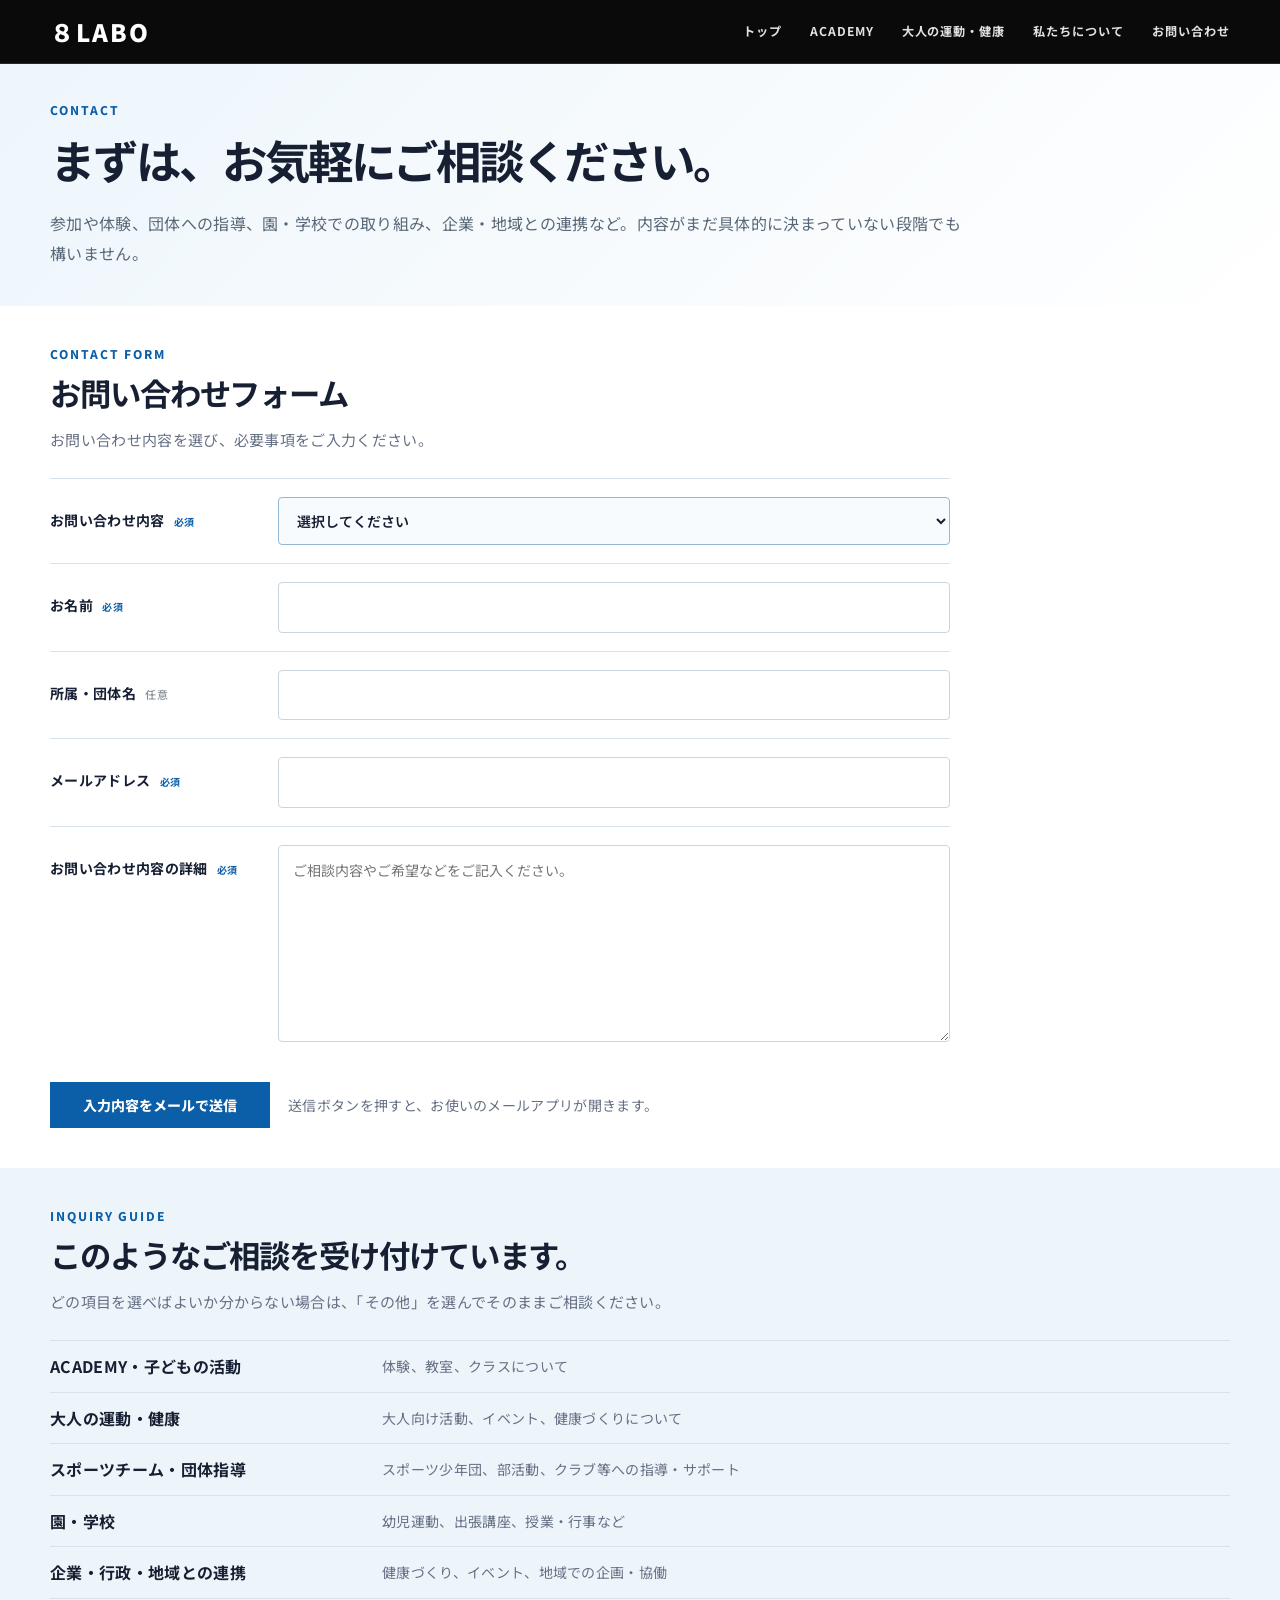
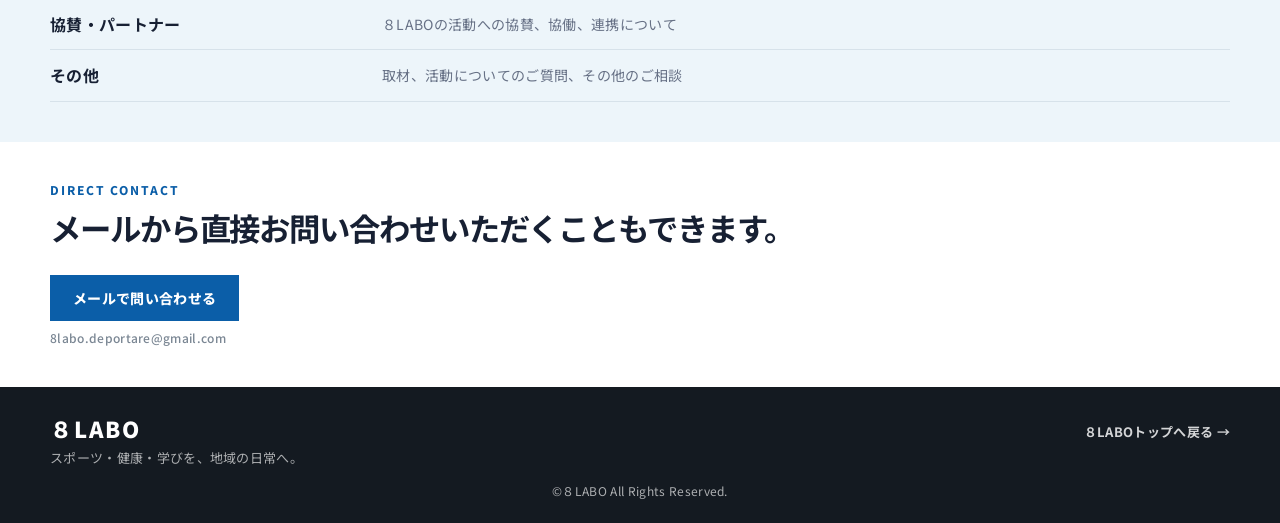
<file: contact.html>
<!DOCTYPE html><html lang="ja"><head><meta charset="UTF-8"><meta name="viewport" content="width=device-width,initial-scale=1"><meta name="description" content="８LABOへのお問い合わせ。ACADEMY、団体指導、園・学校、企業・行政・地域連携、協賛などのご相談はこちらから。"><title>お問い合わせ｜８LABO</title><link rel="stylesheet" href="style.css"><link rel="stylesheet" href="refine.css"><link rel="stylesheet" href="p003.css"><link rel="stylesheet" href="subpages.css?v=p073"></head><body class="p003 subpage contact-page contact-p048"><header class="site-header"><a class="brand" href="index.html">８LABO</a><button class="menu-button" aria-expanded="false">MENU</button><nav class="global-nav"><a href="index.html">トップ</a><a href="academy.html">ACADEMY</a><a href="adults.html">大人の運動・健康</a><a href="about.html">私たちについて</a><a href="contact.html">お問い合わせ</a></nav></header><main><section class="sub-hero compact"><div class="wrap"><p class="kicker">CONTACT</p><h1>まずは、お気軽にご相談ください。</h1><p>参加や体験、団体への指導、園・学校での取り組み、企業・地域との連携など。内容がまだ具体的に決まっていない段階でも構いません。</p></div></section><section id="contact-form" class="contact-form-section contact-main-form"><div class="wrap"><div class="section-head"><p class="kicker">CONTACT FORM</p><h2>お問い合わせフォーム</h2><p>お問い合わせ内容を選び、必要事項をご入力ください。</p></div><form class="contact-form" id="contactForm"><div class="form-row form-row-primary"><label for="contactType">お問い合わせ内容 <span>必須</span></label><select id="contactType" required><option value="">選択してください</option><option>ACADEMY・子どもの活動</option><option>大人の運動・健康</option><option>スポーツチーム・団体指導</option><option>園・学校</option><option>企業・行政・地域との連携</option><option>協賛・パートナー</option><option>その他</option></select></div><div class="form-row"><label for="contactName">お名前 <span>必須</span></label><input id="contactName" type="text" autocomplete="name" required></div><div class="form-row"><label for="contactOrg">所属・団体名 <small>任意</small></label><input id="contactOrg" type="text" autocomplete="organization"></div><div class="form-row"><label for="contactEmail">メールアドレス <span>必須</span></label><input id="contactEmail" type="email" autocomplete="email" required></div><div class="form-row"><label for="contactMessage">お問い合わせ内容の詳細 <span>必須</span></label><textarea id="contactMessage" rows="7" required placeholder="ご相談内容やご希望などをご記入ください。"></textarea></div><div class="form-submit"><button class="btn btn-primary" type="submit">入力内容をメールで送信</button><p>送信ボタンを押すと、お使いのメールアプリが開きます。</p></div></form></div></section><section class="soft-section contact-examples"><div class="wrap"><div class="section-head"><p class="kicker">INQUIRY GUIDE</p><h2>このようなご相談を受け付けています。</h2><p>どの項目を選べばよいか分からない場合は、「その他」を選んでそのままご相談ください。</p></div><div class="contact-example-list"><div><strong>ACADEMY・子どもの活動</strong><p>体験、教室、クラスについて</p></div><div><strong>大人の運動・健康</strong><p>大人向け活動、イベント、健康づくりについて</p></div><div><strong>スポーツチーム・団体指導</strong><p>スポーツ少年団、部活動、クラブ等への指導・サポート</p></div><div><strong>園・学校</strong><p>幼児運動、出張講座、授業・行事など</p></div><div><strong>企業・行政・地域との連携</strong><p>健康づくり、イベント、地域での企画・協働</p></div><div><strong>協賛・パートナー</strong><p>８LABOの活動への協賛、協働、連携について</p></div><div><strong>その他</strong><p>取材、活動についてのご質問、その他のご相談</p></div></div></div></section><section class="contact-direct"><div class="wrap"><div class="section-head"><p class="kicker">DIRECT CONTACT</p><h2>メールから直接お問い合わせいただくこともできます。</h2></div><div class="contact-email-actions"><a class="contact-email-button" href="mailto:8labo.deportare@gmail.com">メールで問い合わせる</a><a class="contact-email-address" href="mailto:8labo.deportare@gmail.com">8labo.deportare@gmail.com</a></div></div></section></main><footer class="site-footer"><div class="footer-brand">８LABO</div><p>スポーツ・健康・学びを、地域の日常へ。</p><a class="footer-home-link" href="index.html">８LABOトップへ戻る →</a><p class="copyright">©８LABO All Rights Reserved.</p></footer><script src="script.js"></script><script>(function(){document.getElementById('contactForm').addEventListener('submit',function(e){e.preventDefault();if(!this.reportValidity())return;const type=document.getElementById('contactType').value;const name=document.getElementById('contactName').value.trim();const org=document.getElementById('contactOrg').value.trim();const email=document.getElementById('contactEmail').value.trim();const message=document.getElementById('contactMessage').value.trim();const subject='【８LABOお問い合わせ】'+type;const body=['お問い合わせ内容：'+type,'お名前：'+name,'所属・団体名：'+(org||'なし'),'メールアドレス：'+email,'','お問い合わせ内容の詳細',message].join('\n');location.href='mailto:8labo.deportare@gmail.com?subject='+encodeURIComponent(subject)+'&body='+encodeURIComponent(body);});})();</script></body></html>
</file>
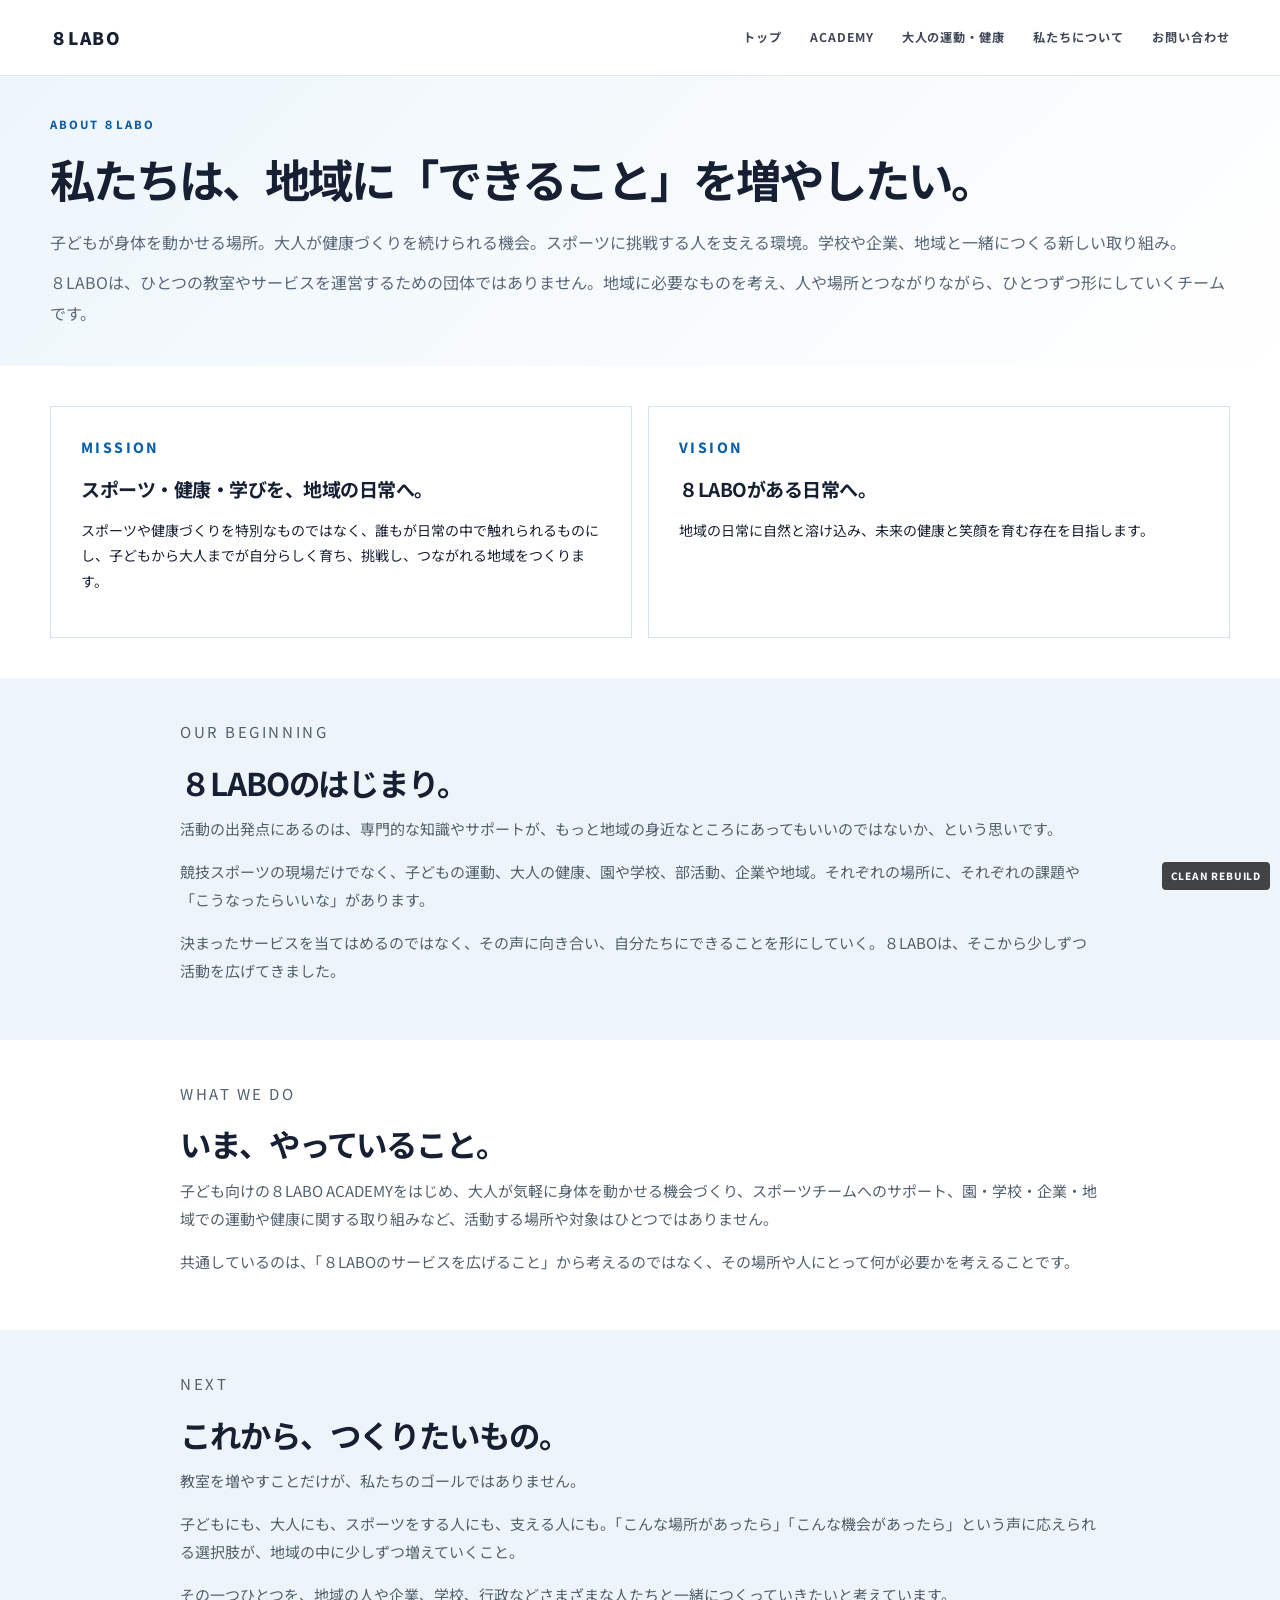
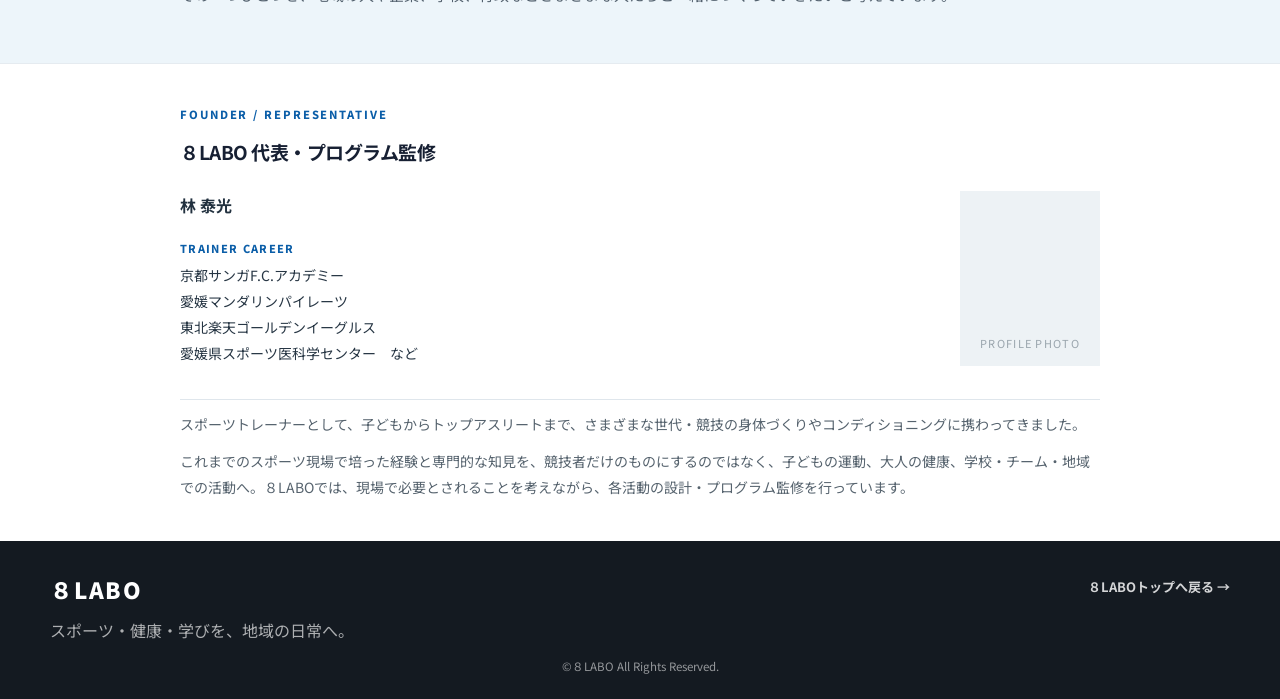
<file: preview/rebuild-about.html>
<!DOCTYPE html><html lang="ja"><head><meta charset="UTF-8"><meta name="viewport" content="width=device-width,initial-scale=1"><title>私たちについて｜８LABO</title><link rel="preconnect" href="https://fonts.googleapis.com"><link rel="preconnect" href="https://fonts.gstatic.com" crossorigin><link href="https://fonts.googleapis.com/css2?family=Noto+Sans+JP:wght@400;500;600;700;800;900&display=swap" rel="stylesheet"><link rel="stylesheet" href="clean/site.css?v=clean-header-20260904-2"><link rel="stylesheet" href="clean/subpages.css"></head><body class="subpage about-page"><header class="site-header"><a class="brand" href="rebuild-home.html">８LABO</a><button class="menu-button" aria-expanded="false">MENU</button><nav class="global-nav"><a href="rebuild-home.html">トップ</a><a href="rebuild-academy.html">ACADEMY</a><a href="rebuild-adults.html">大人の運動・健康</a><a href="rebuild-about.html">私たちについて</a><a href="rebuild-contact.html">お問い合わせ</a></nav></header><main><section class="sub-hero"><div class="wrap"><p class="kicker">ABOUT ８LABO</p><h1>私たちは、地域に「できること」を増やしたい。</h1><p>子どもが身体を動かせる場所。大人が健康づくりを続けられる機会。スポーツに挑戦する人を支える環境。学校や企業、地域と一緒につくる新しい取り組み。</p><p>８LABOは、ひとつの教室やサービスを運営するための団体ではありません。地域に必要なものを考え、人や場所とつながりながら、ひとつずつ形にしていくチームです。</p></div></section><section><div class="wrap mv-page-grid"><div><p class="kicker">MISSION</p><h2>スポーツ・健康・学びを、地域の日常へ。</h2><p>スポーツや健康づくりを特別なものではなく、誰もが日常の中で触れられるものにし、子どもから大人までが自分らしく育ち、挑戦し、つながれる地域をつくります。</p></div><div><p class="kicker">VISION</p><h2>８LABOがある日常へ。</h2><p>地域の日常に自然と溶け込み、未来の健康と笑顔を育む存在を目指します。</p></div></div></section><section class="soft-section"><div class="wrap story"><p class="kicker">OUR BEGINNING</p><h2>８LABOのはじまり。</h2><p>活動の出発点にあるのは、専門的な知識やサポートが、もっと地域の身近なところにあってもいいのではないか、という思いです。</p><p>競技スポーツの現場だけでなく、子どもの運動、大人の健康、園や学校、部活動、企業や地域。それぞれの場所に、それぞれの課題や「こうなったらいいな」があります。</p><p>決まったサービスを当てはめるのではなく、その声に向き合い、自分たちにできることを形にしていく。８LABOは、そこから少しずつ活動を広げてきました。</p></div></section><section><div class="wrap story"><p class="kicker">WHAT WE DO</p><h2>いま、やっていること。</h2><p>子ども向けの８LABO ACADEMYをはじめ、大人が気軽に身体を動かせる機会づくり、スポーツチームへのサポート、園・学校・企業・地域での運動や健康に関する取り組みなど、活動する場所や対象はひとつではありません。</p><p>共通しているのは、「８LABOのサービスを広げること」から考えるのではなく、その場所や人にとって何が必要かを考えることです。</p></div></section><section class="soft-section"><div class="wrap story"><p class="kicker">NEXT</p><h2>これから、つくりたいもの。</h2><p>教室を増やすことだけが、私たちのゴールではありません。</p><p>子どもにも、大人にも、スポーツをする人にも、支える人にも。「こんな場所があったら」「こんな機会があったら」という声に応えられる選択肢が、地域の中に少しずつ増えていくこと。</p><p>その一つひとつを、地域の人や企業、学校、行政などさまざまな人たちと一緒につくっていきたいと考えています。</p></div></section><section class="about-operator" id="program-supervisor"><div class="wrap"><p class="kicker">FOUNDER / REPRESENTATIVE</p><h2 class="operator-heading">８LABO 代表・プログラム監修</h2><div class="operator-profile"><div class="operator-main"><p class="operator-name"><strong>林 泰光</strong></p><div class="operator-career"><span>TRAINER CAREER</span><p>京都サンガF.C.アカデミー<br>愛媛マンダリンパイレーツ<br>東北楽天ゴールデンイーグルス<br>愛媛県スポーツ医科学センター　など</p></div></div><div class="operator-photo" aria-label="林泰光 プロフィール写真"><span>PROFILE PHOTO</span></div><div class="operator-detail"><p class="operator-intro">スポーツトレーナーとして、子どもからトップアスリートまで、さまざまな世代・競技の身体づくりやコンディショニングに携わってきました。</p><p class="operator-note">これまでのスポーツ現場で培った経験と専門的な知見を、競技者だけのものにするのではなく、子どもの運動、大人の健康、学校・チーム・地域での活動へ。８LABOでは、現場で必要とされることを考えながら、各活動の設計・プログラム監修を行っています。</p></div></div></div></section></main><footer class="site-footer"><div class="footer-brand">８LABO</div><p>スポーツ・健康・学びを、地域の日常へ。</p><a class="footer-home-link" href="rebuild-home.html">８LABOトップへ戻る →</a><p class="copyright">©８LABO All Rights Reserved.</p></footer><div class="preview-badge">CLEAN REBUILD</div><script src="clean/site.js"></script><script src="clean/about.js"></script></body></html>
</file>
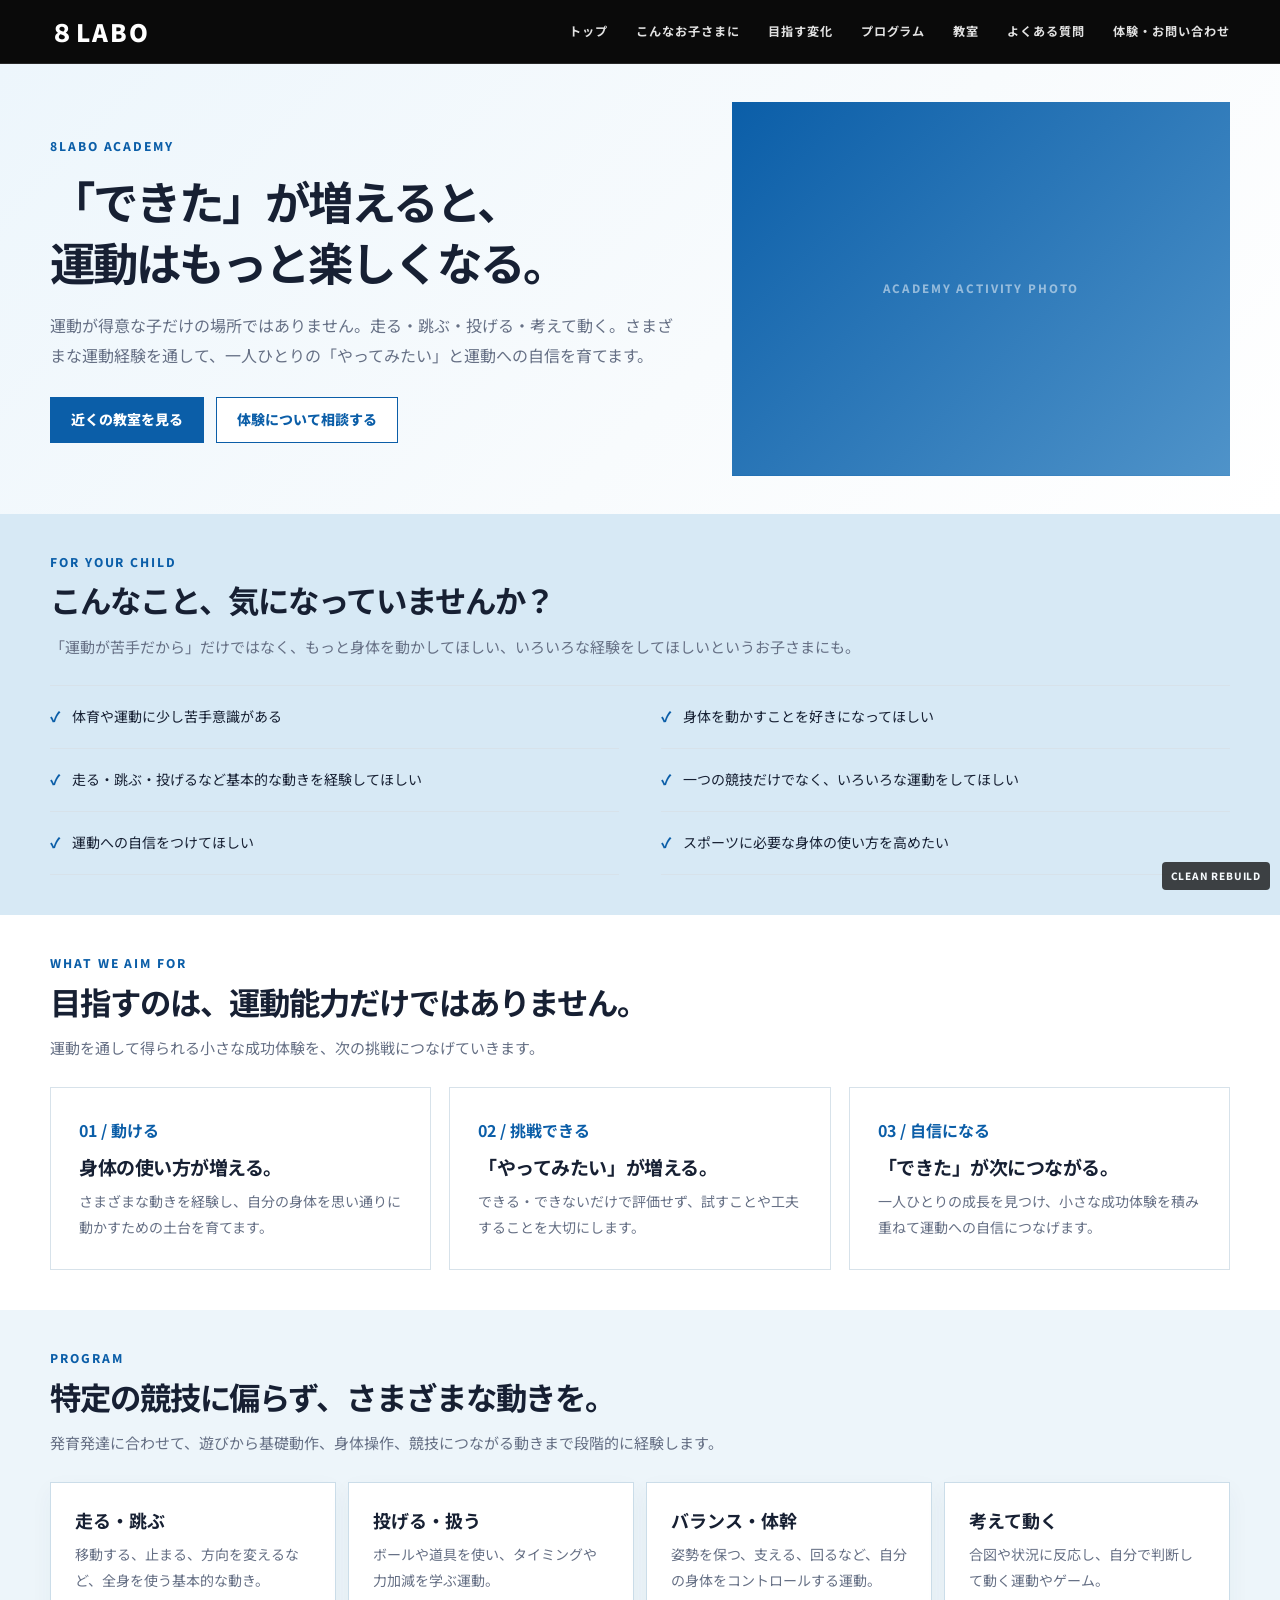
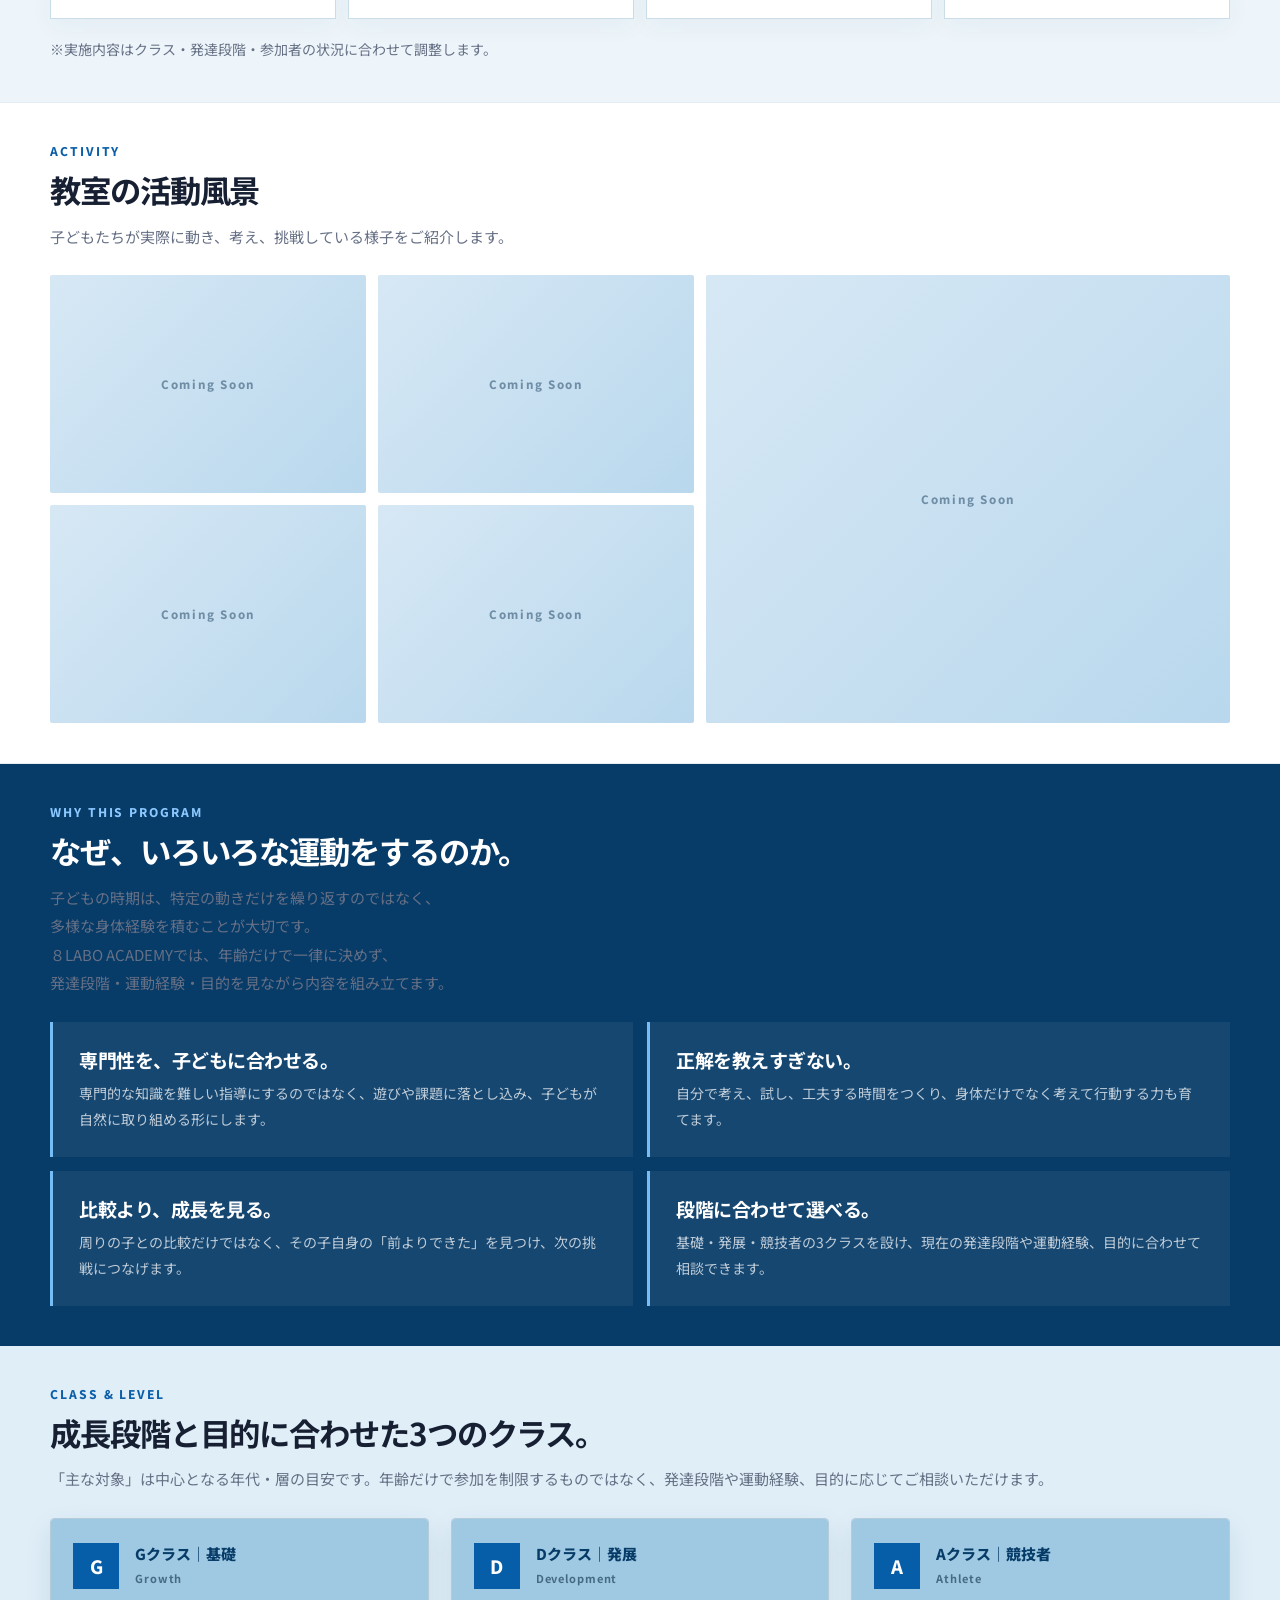
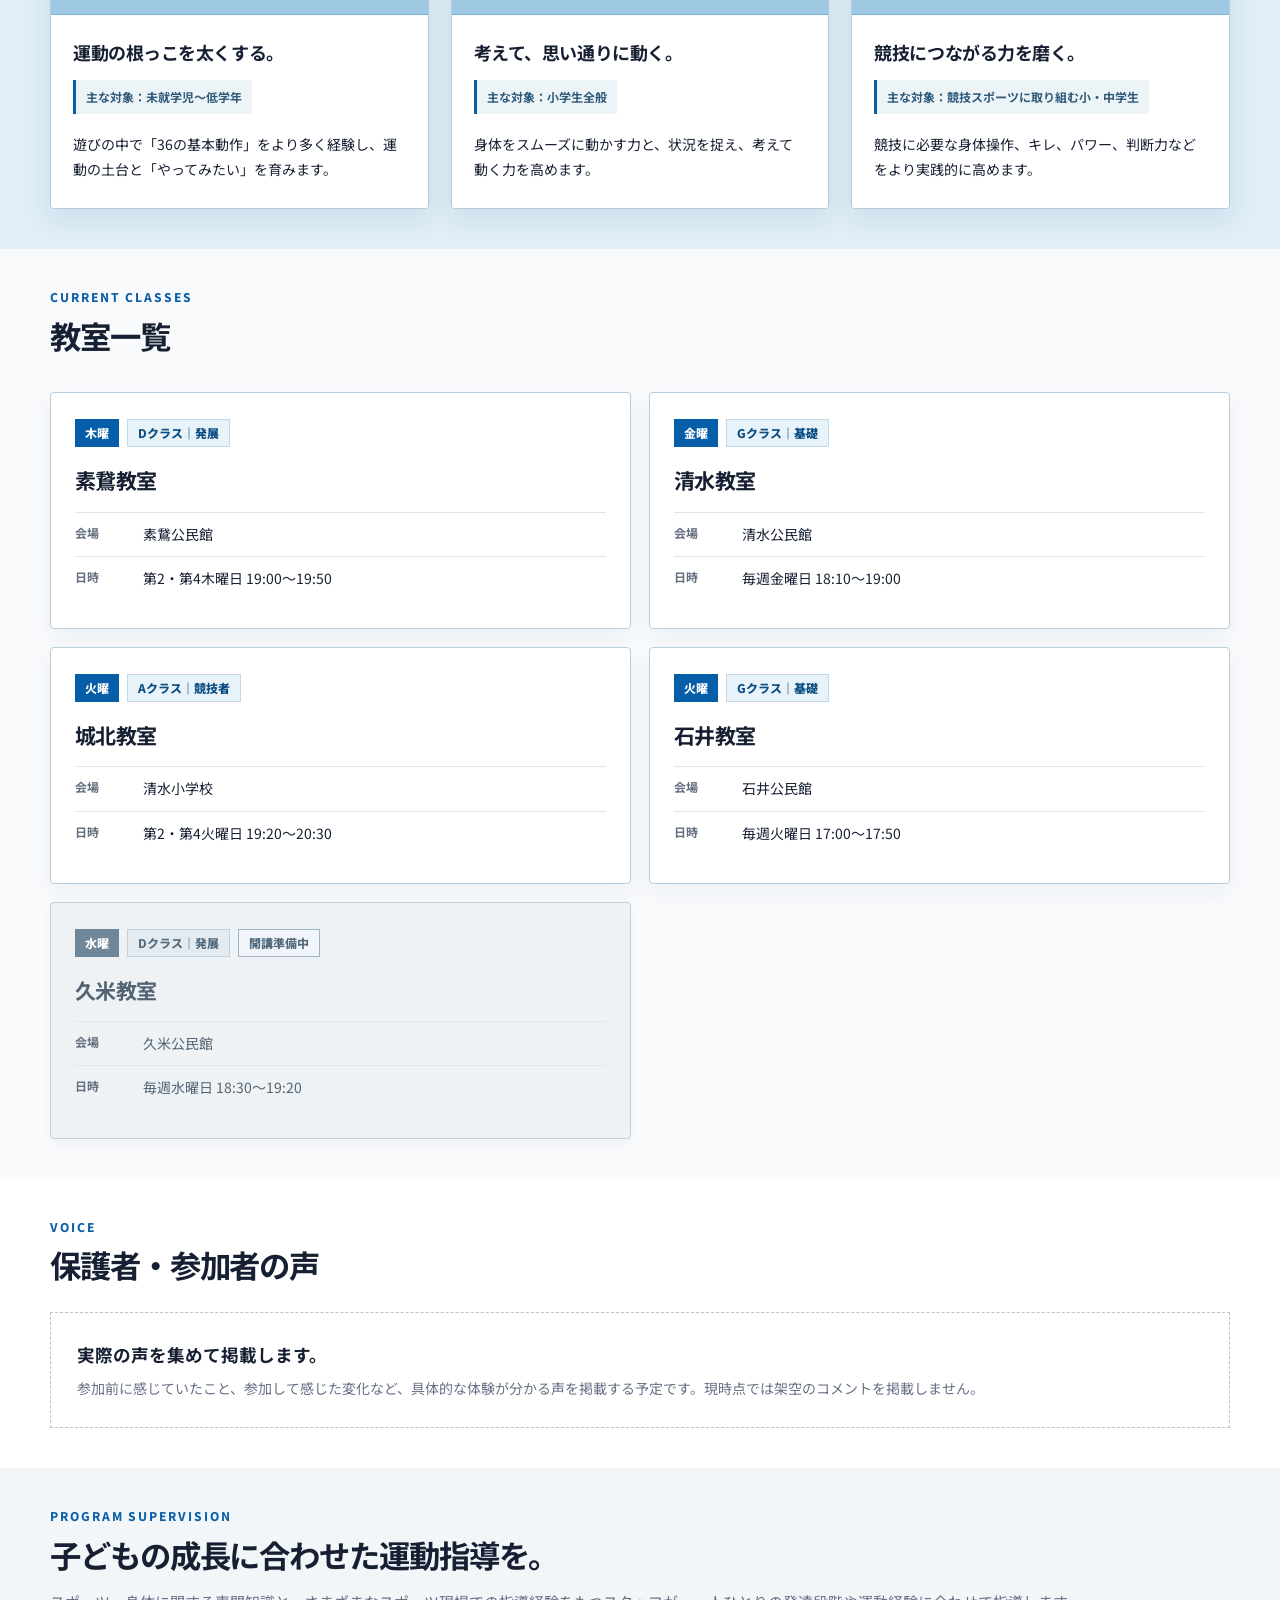
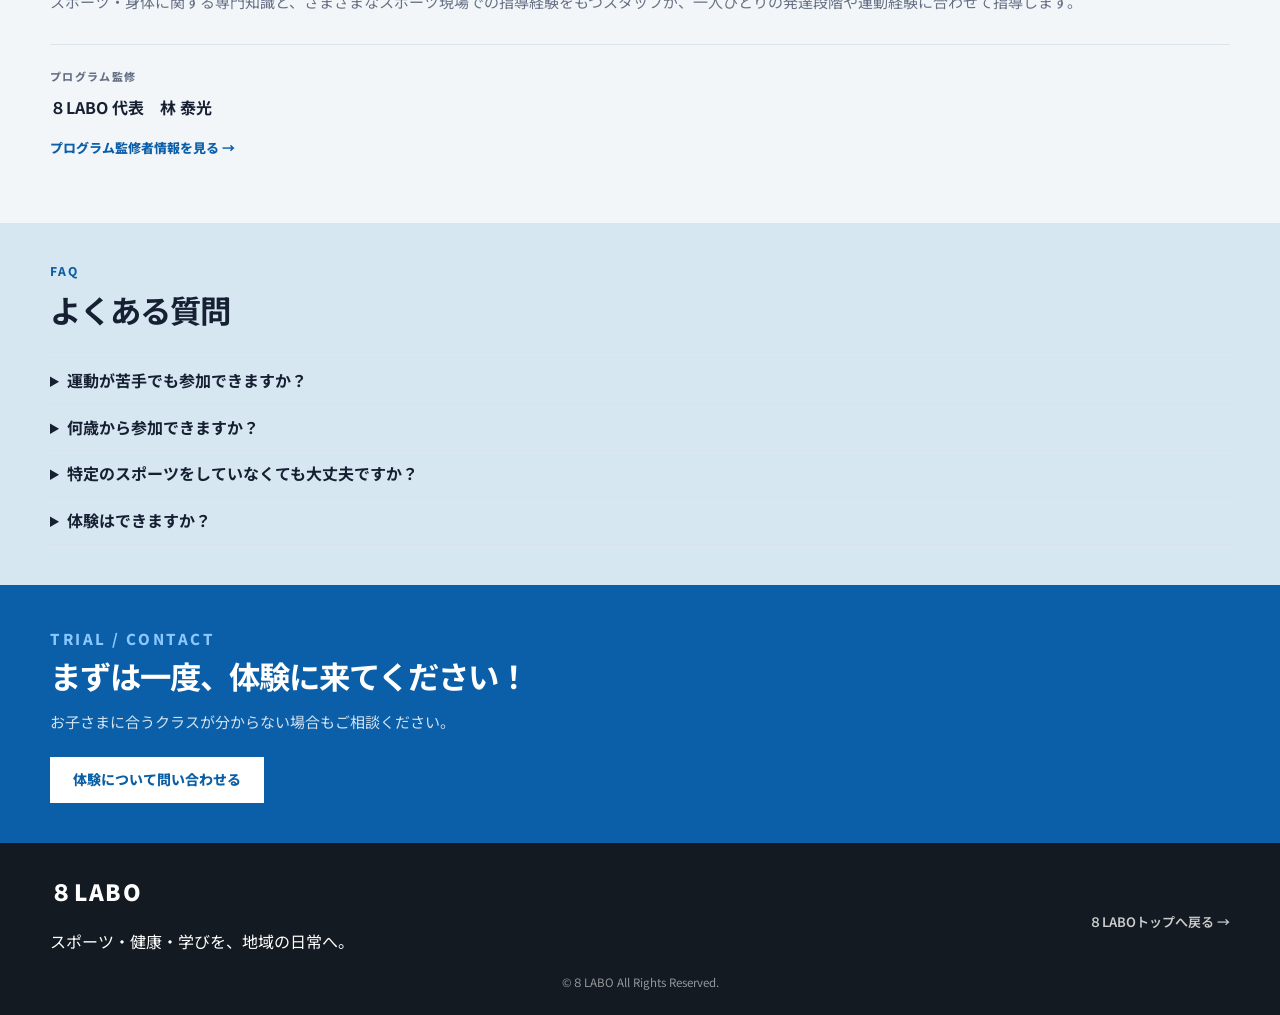
<file: preview/rebuild-academy.html>
<!DOCTYPE html><html lang="ja"><head><meta charset="UTF-8"><meta name="viewport" content="width=device-width,initial-scale=1"><meta name="description" content="８LABO ACADEMYは、運動への自信と子どもの『できた』を増やす運動教室です。"><title>８LABO ACADEMY｜子どもの「できた」を増やす運動教室</title><link rel="preconnect" href="https://fonts.googleapis.com"><link rel="preconnect" href="https://fonts.gstatic.com" crossorigin><link href="https://fonts.googleapis.com/css2?family=Noto+Sans+JP:wght@400;500;600;700;800;900&display=swap" rel="stylesheet"><link rel="stylesheet" href="clean/site.css?v=clean-header-20260904-2"><link rel="stylesheet" href="clean/academy.css"></head><body class="academy-page"><header class="site-header"><a class="brand" href="rebuild-home.html">８LABO</a><button class="menu-button" aria-expanded="false">MENU</button><nav class="global-nav"><a href="rebuild-home.html">トップ</a><a href="#needs">こんなお子さまに</a><a href="#change">目指す変化</a><a href="#program">プログラム</a><a href="#classes">教室</a><a href="#faq">よくある質問</a><a href="#contact">体験・お問い合わせ</a></nav></header><main><section class="academy-renew-hero"><div class="wrap"><div><p class="kicker">8LABO ACADEMY</p><h1><span class="academy-hero-line">「できた」が増えると、</span><br><span class="academy-hero-line">運動はもっと楽しくなる。</span></h1><p>運動が得意な子だけの場所ではありません。走る・跳ぶ・投げる・考えて動く。さまざまな運動経験を通して、一人ひとりの「やってみたい」と運動への自信を育てます。</p><div class="hero-actions"><a class="btn btn-primary" href="#classes">近くの教室を見る</a><a class="btn btn-secondary" href="mailto:8labo.academy@gmail.com">体験について相談する</a></div></div><div class="academy-photo">ACADEMY ACTIVITY PHOTO</div></div></section><section id="needs" class="parent-needs"><div class="wrap"><div class="section-head"><p class="kicker">FOR YOUR CHILD</p><h2>こんなこと、気になっていませんか？</h2><p>「運動が苦手だから」だけではなく、もっと身体を動かしてほしい、いろいろな経験をしてほしいというお子さまにも。</p></div><div class="need-list"><div class="need-item">体育や運動に少し苦手意識がある</div><div class="need-item">身体を動かすことを好きになってほしい</div><div class="need-item">走る・跳ぶ・投げるなど基本的な動きを経験してほしい</div><div class="need-item">一つの競技だけでなく、いろいろな運動をしてほしい</div><div class="need-item">運動への自信をつけてほしい</div><div class="need-item">スポーツに必要な身体の使い方を高めたい</div></div></div></section><section id="change"><div class="wrap"><div class="section-head"><p class="kicker">WHAT WE AIM FOR</p><h2>目指すのは、運動能力だけではありません。</h2><p>運動を通して得られる小さな成功体験を、次の挑戦につなげていきます。</p></div><div class="change-grid"><article class="change-card"><b>01 / 動ける</b><h3>身体の使い方が増える。</h3><p>さまざまな動きを経験し、自分の身体を思い通りに動かすための土台を育てます。</p></article><article class="change-card"><b>02 / 挑戦できる</b><h3>「やってみたい」が増える。</h3><p>できる・できないだけで評価せず、試すことや工夫することを大切にします。</p></article><article class="change-card"><b>03 / 自信になる</b><h3>「できた」が次につながる。</h3><p>一人ひとりの成長を見つけ、小さな成功体験を積み重ねて運動への自信につなげます。</p></article></div></div></section><section id="program" class="parent-needs"><div class="wrap"><div class="section-head"><p class="kicker">PROGRAM</p><h2>特定の競技に偏らず、さまざまな動きを。</h2><p>発育発達に合わせて、遊びから基礎動作、身体操作、競技につながる動きまで段階的に経験します。</p></div><div class="program-grid"><article class="program"><b>走る・跳ぶ</b><p>移動する、止まる、方向を変えるなど、全身を使う基本的な動き。</p></article><article class="program"><b>投げる・扱う</b><p>ボールや道具を使い、タイミングや力加減を学ぶ運動。</p></article><article class="program"><b>バランス・体幹</b><p>姿勢を保つ、支える、回るなど、自分の身体をコントロールする運動。</p></article><article class="program"><b>考えて動く</b><p>合図や状況に反応し、自分で判断して動く運動やゲーム。</p></article></div><p class="results-note">※実施内容はクラス・発達段階・参加者の状況に合わせて調整します。</p></div></section><section class="academy-gallery-section"><div class="wrap"><div class="section-head"><p class="kicker">ACTIVITY</p><h2>教室の活動風景</h2><p>子どもたちが実際に動き、考え、挑戦している様子をご紹介します。</p></div><div class="academy-activity-gallery"><div class="academy-activity-photo">Coming Soon</div><div class="academy-activity-photo">Coming Soon</div><div class="academy-activity-photo">Coming Soon</div><div class="academy-activity-photo">Coming Soon</div><div class="academy-activity-photo">Coming Soon</div></div></div></section><section class="academy-reason"><div class="wrap"><div class="section-head"><p class="kicker">WHY THIS PROGRAM</p><h2>なぜ、いろいろな運動をするのか。</h2><p class="lead reason-intro"><span class="intentional-line">子どもの時期は、特定の動きだけを繰り返すのではなく、</span><span class="intentional-line">多様な身体経験を積むことが大切です。</span><span class="intentional-line">８LABO ACADEMYでは、年齢だけで一律に決めず、</span><span class="intentional-line">発達段階・運動経験・目的を見ながら内容を組み立てます。</span></p></div><div class="reason-grid"><article class="reason"><h3>専門性を、子どもに合わせる。</h3><p>専門的な知識を難しい指導にするのではなく、遊びや課題に落とし込み、子どもが自然に取り組める形にします。</p></article><article class="reason"><h3>正解を教えすぎない。</h3><p>自分で考え、試し、工夫する時間をつくり、身体だけでなく考えて行動する力も育てます。</p></article><article class="reason"><h3>比較より、成長を見る。</h3><p>周りの子との比較だけではなく、その子自身の「前よりできた」を見つけ、次の挑戦につなげます。</p></article><article class="reason"><h3>段階に合わせて選べる。</h3><p>基礎・発展・競技者の3クラスを設け、現在の発達段階や運動経験、目的に合わせて相談できます。</p></article></div></div></section><section id="classes"><div class="wrap"><div class="section-head"><p class="kicker">CLASS & LEVEL</p><h2>成長段階と目的に合わせた3つのクラス。</h2><p>「主な対象」は中心となる年代・層の目安です。年齢だけで参加を制限するものではなく、発達段階や運動経験、目的に応じてご相談いただけます。</p></div><div class="level-grid"><article class="level-card"><div class="level-header"><div class="level-mark">G</div><div><p class="level-name">Gクラス｜基礎</p><p class="level-subname">Growth</p></div></div><div class="level-body"><h3>運動の根っこを太くする。</h3><p class="level-target">主な対象：未就学児〜低学年</p><p>遊びの中で「36の基本動作」をより多く経験し、運動の土台と「やってみたい」を育みます。</p></div></article><article class="level-card"><div class="level-header"><div class="level-mark">D</div><div><p class="level-name">Dクラス｜発展</p><p class="level-subname">Development</p></div></div><div class="level-body"><h3>考えて、思い通りに動く。</h3><p class="level-target">主な対象：小学生全般</p><p>身体をスムーズに動かす力と、状況を捉え、考えて動く力を高めます。</p></div></article><article class="level-card"><div class="level-header"><div class="level-mark">A</div><div><p class="level-name">Aクラス｜競技者</p><p class="level-subname">Athlete</p></div></div><div class="level-body"><h3>競技につながる力を磨く。</h3><p class="level-target">主な対象：競技スポーツに取り組む小・中学生</p><p>競技に必要な身体操作、キレ、パワー、判断力などをより実践的に高めます。</p></div></article></div><div class="section-head current-classes-head"><p class="kicker">CURRENT CLASSES</p><h2>教室一覧</h2></div><div class="class-grid"><article class="class-card"><div class="class-meta"><span class="day-badge">木曜</span><span class="level-badge">Dクラス｜発展</span></div><h3>素鵞教室</h3><div class="class-info"><b>会場</b><span>素鵞公民館</span></div><div class="class-info"><b>日時</b><span>第2・第4木曜日 19:00〜19:50</span></div></article><article class="class-card"><div class="class-meta"><span class="day-badge">金曜</span><span class="level-badge">Gクラス｜基礎</span></div><h3>清水教室</h3><div class="class-info"><b>会場</b><span>清水公民館</span></div><div class="class-info"><b>日時</b><span>毎週金曜日 18:10〜19:00</span></div></article><article class="class-card"><div class="class-meta"><span class="day-badge">火曜</span><span class="level-badge">Aクラス｜競技者</span></div><h3>城北教室</h3><div class="class-info"><b>会場</b><span>清水小学校</span></div><div class="class-info"><b>日時</b><span>第2・第4火曜日 19:20〜20:30</span></div></article><article class="class-card"><div class="class-meta"><span class="day-badge">火曜</span><span class="level-badge">Gクラス｜基礎</span></div><h3>石井教室</h3><div class="class-info"><b>会場</b><span>石井公民館</span></div><div class="class-info"><b>日時</b><span>毎週火曜日 17:00〜17:50</span></div></article><article class="class-card preparing"><div class="class-meta"><span class="day-badge">水曜</span><span class="level-badge">Dクラス｜発展</span><span class="status-inline">開講準備中</span></div><h3>久米教室</h3><div class="class-info"><b>会場</b><span>久米公民館</span></div><div class="class-info"><b>日時</b><span>毎週水曜日 18:30〜19:20</span></div></article></div></div></section><section><div class="wrap"><div class="section-head"><p class="kicker">VOICE</p><h2>保護者・参加者の声</h2></div><div class="voice-empty"><strong>実際の声を集めて掲載します。</strong><p>参加前に感じていたこと、参加して感じた変化など、具体的な体験が分かる声を掲載する予定です。現時点では架空のコメントを掲載しません。</p></div></div></section><section id="program-supervisor"><div class="wrap"><div class="section-head"><p class="kicker">PROGRAM SUPERVISION</p><h2>子どもの成長に合わせた運動指導を。</h2><p>スポーツ・身体に関する専門知識と、さまざまなスポーツ現場での指導経験をもつスタッフが、一人ひとりの発達段階や運動経験に合わせて指導します。</p><div class="program-supervisor"><span>プログラム監修</span><strong>８LABO 代表　林 泰光</strong><a href="rebuild-about.html#program-supervisor">プログラム監修者情報を見る →</a></div></div></div></section><section id="faq" class="parent-needs"><div class="wrap"><div class="section-head"><p class="kicker">FAQ</p><h2>よくある質問</h2></div><div class="faq-list"><details><summary>運動が苦手でも参加できますか？</summary><p>はい。運動が得意な子だけを対象とした教室ではありません。一人ひとりの経験や発達段階に合わせて取り組みます。</p></details><details><summary>何歳から参加できますか？</summary><p>クラスごとに主な対象を設けていますが、年齢だけで一律に制限していません。発達段階や運動経験を確認しながらご案内します。</p></details><details><summary>特定のスポーツをしていなくても大丈夫ですか？</summary><p>もちろんです。さまざまな運動を経験することを大切にしているため、競技経験がなくても参加できます。</p></details><details><summary>体験はできますか？</summary><p>体験については、各教室の状況に合わせてご案内します。まずはお気軽にお問い合わせください。</p></details></div></div></section><section id="contact" class="renew-contact"><div class="wrap"><p class="kicker">TRIAL / CONTACT</p><h2>まずは一度、体験に来てください！</h2><p>お子さまに合うクラスが分からない場合もご相談ください。</p><div class="hero-actions"><a class="btn academy-trial-cta" href="mailto:8labo.academy@gmail.com">体験について問い合わせる</a></div></div></section></main><footer class="site-footer"><div class="academy-footer-main"><div><div class="footer-brand">８LABO</div><p>スポーツ・健康・学びを、地域の日常へ。</p></div><a class="academy-desktop-top-link" href="rebuild-home.html">８LABOトップへ戻る →</a></div><p class="copyright">©８LABO All Rights Reserved.</p></footer><div class="preview-badge">CLEAN REBUILD</div><script src="clean/site.js"></script></body></html>
</file>
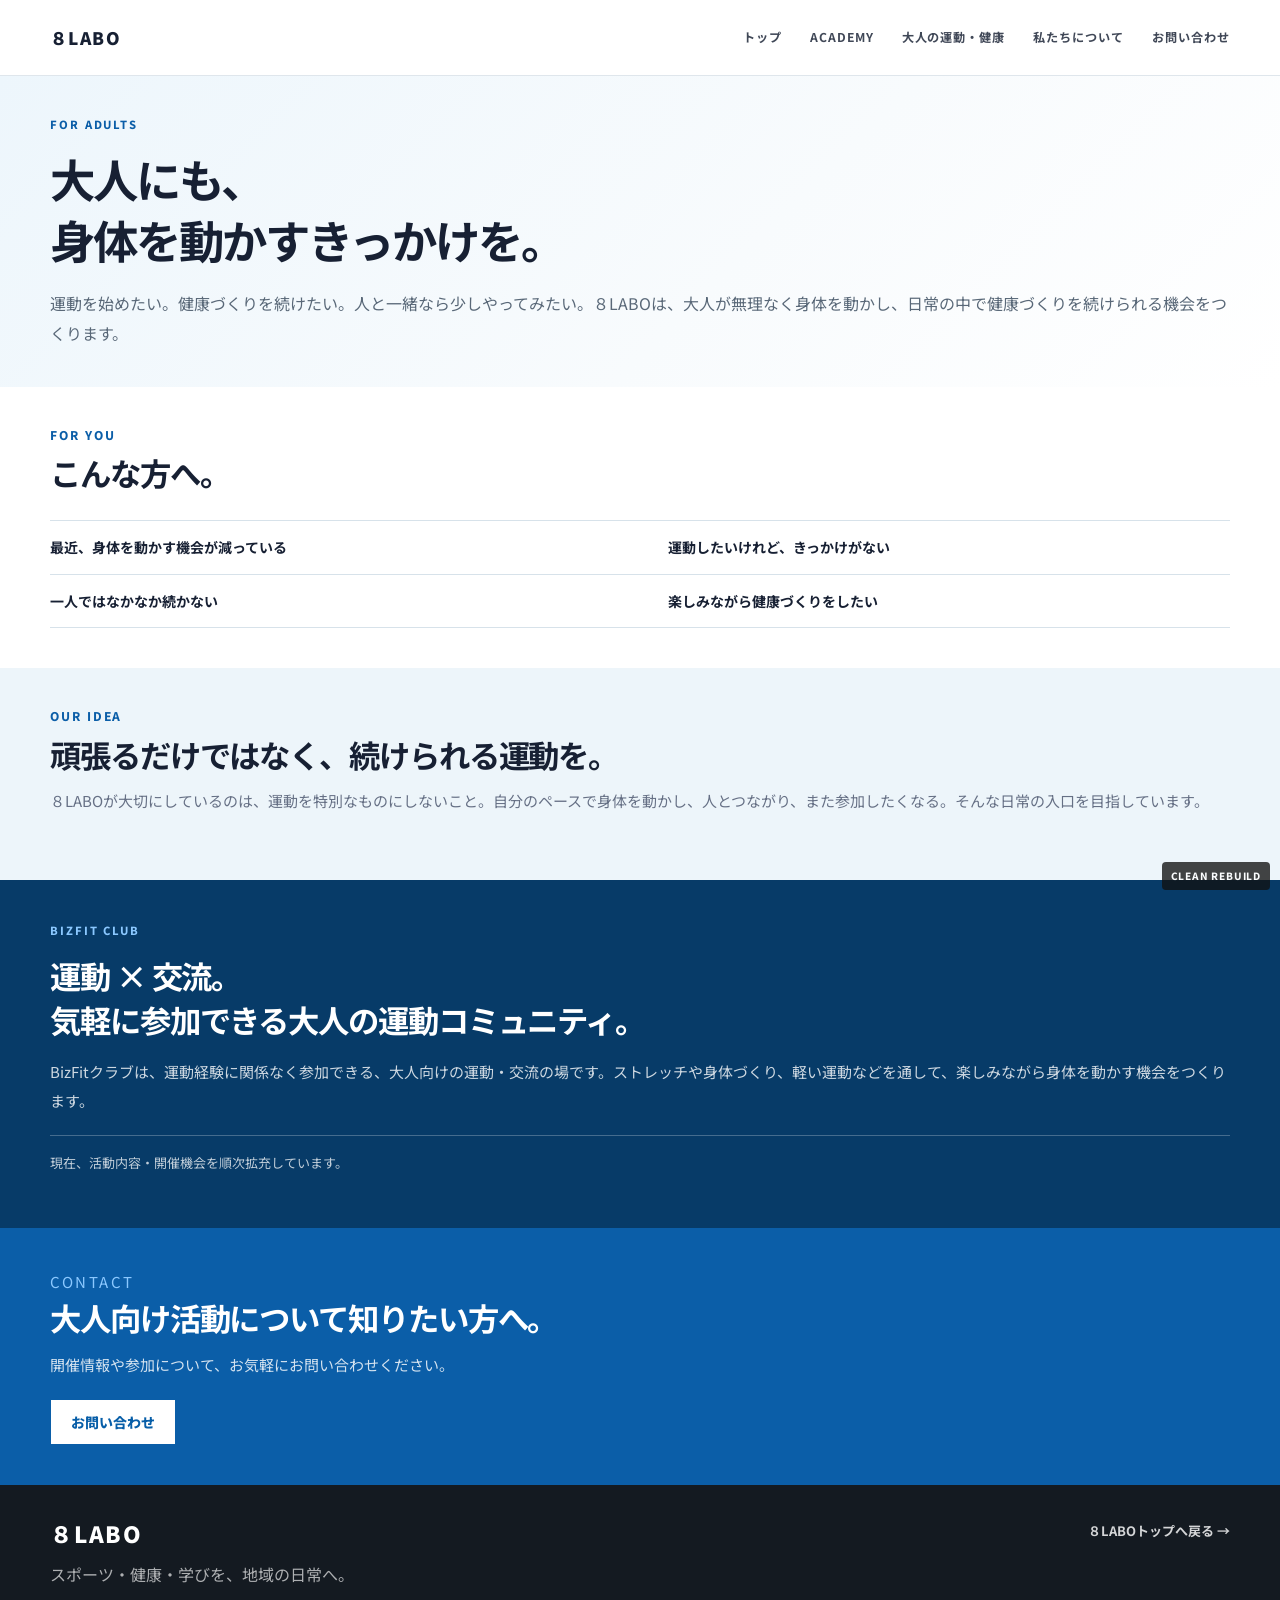
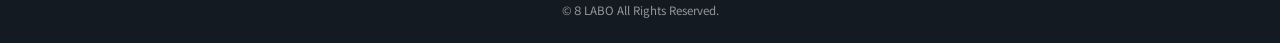
<file: preview/rebuild-adults.html>
<!DOCTYPE html><html lang="ja"><head><meta charset="UTF-8"><meta name="viewport" content="width=device-width,initial-scale=1"><title>大人の運動・健康｜８LABO</title><link rel="preconnect" href="https://fonts.googleapis.com"><link rel="preconnect" href="https://fonts.gstatic.com" crossorigin><link href="https://fonts.googleapis.com/css2?family=Noto+Sans+JP:wght@400;500;600;700;800;900&display=swap" rel="stylesheet"><link rel="stylesheet" href="clean/site.css?v=clean-header-20260904-2"><link rel="stylesheet" href="clean/subpages.css"></head><body class="subpage adults-page"><header class="site-header"><a class="brand" href="rebuild-home.html">８LABO</a><button class="menu-button" aria-expanded="false">MENU</button><nav class="global-nav"><a href="rebuild-home.html">トップ</a><a href="rebuild-academy.html">ACADEMY</a><a href="rebuild-adults.html">大人の運動・健康</a><a href="rebuild-about.html">私たちについて</a><a href="rebuild-contact.html">お問い合わせ</a></nav></header><main><section class="sub-hero"><div class="wrap"><p class="kicker">FOR ADULTS</p><h1>大人にも、<br>身体を動かすきっかけを。</h1><p>運動を始めたい。健康づくりを続けたい。人と一緒なら少しやってみたい。８LABOは、大人が無理なく身体を動かし、日常の中で健康づくりを続けられる機会をつくります。</p></div></section><section><div class="wrap"><div class="section-head"><p class="kicker">FOR YOU</p><h2>こんな方へ。</h2></div><div class="simple-grid"><div>最近、身体を動かす機会が減っている</div><div>運動したいけれど、きっかけがない</div><div>一人ではなかなか続かない</div><div>楽しみながら健康づくりをしたい</div></div></div></section><section class="soft-section"><div class="wrap"><div class="section-head"><p class="kicker">OUR IDEA</p><h2>頑張るだけではなく、続けられる運動を。</h2><p>８LABOが大切にしているのは、運動を特別なものにしないこと。自分のペースで身体を動かし、人とつながり、また参加したくなる。そんな日常の入口を目指しています。</p></div></div></section><section class="bizfit-section"><div class="wrap"><p class="kicker">BIZFIT CLUB</p><h2>運動 × 交流。<br>気軽に参加できる大人の運動コミュニティ。</h2><p>BizFitクラブは、運動経験に関係なく参加できる、大人向けの運動・交流の場です。ストレッチや身体づくり、軽い運動などを通して、楽しみながら身体を動かす機会をつくります。</p><p class="status-note">現在、活動内容・開催機会を順次拡充しています。</p></div></section><section class="renew-contact"><div class="wrap"><p class="kicker">CONTACT</p><h2>大人向け活動について知りたい方へ。</h2><p>開催情報や参加について、お気軽にお問い合わせください。</p><a class="btn" href="rebuild-contact.html">お問い合わせ</a></div></section></main><footer class="site-footer"><div class="footer-brand">８LABO</div><p>スポーツ・健康・学びを、地域の日常へ。</p><a class="footer-home-link" href="rebuild-home.html">８LABOトップへ戻る →</a><p class="copyright">©８LABO All Rights Reserved.</p></footer><div class="preview-badge">CLEAN REBUILD</div><script src="clean/site.js"></script></body></html>
</file>
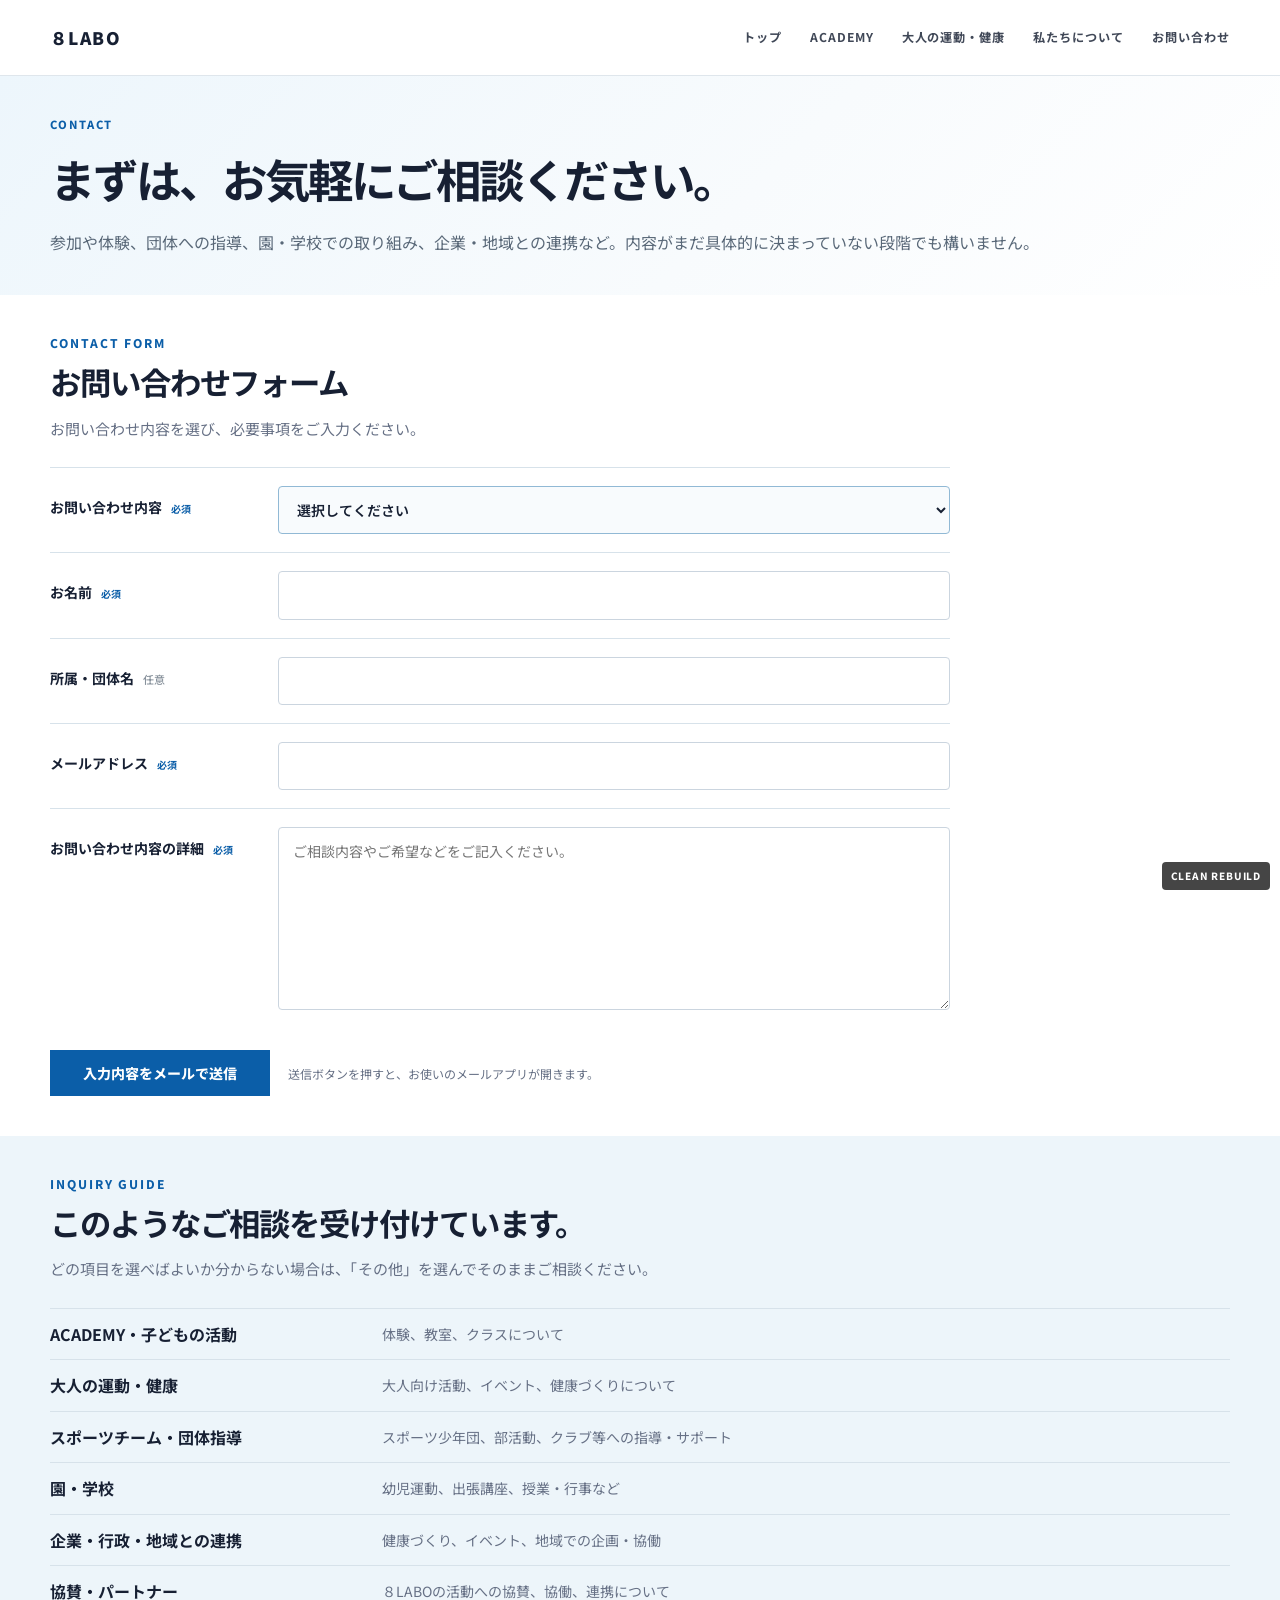
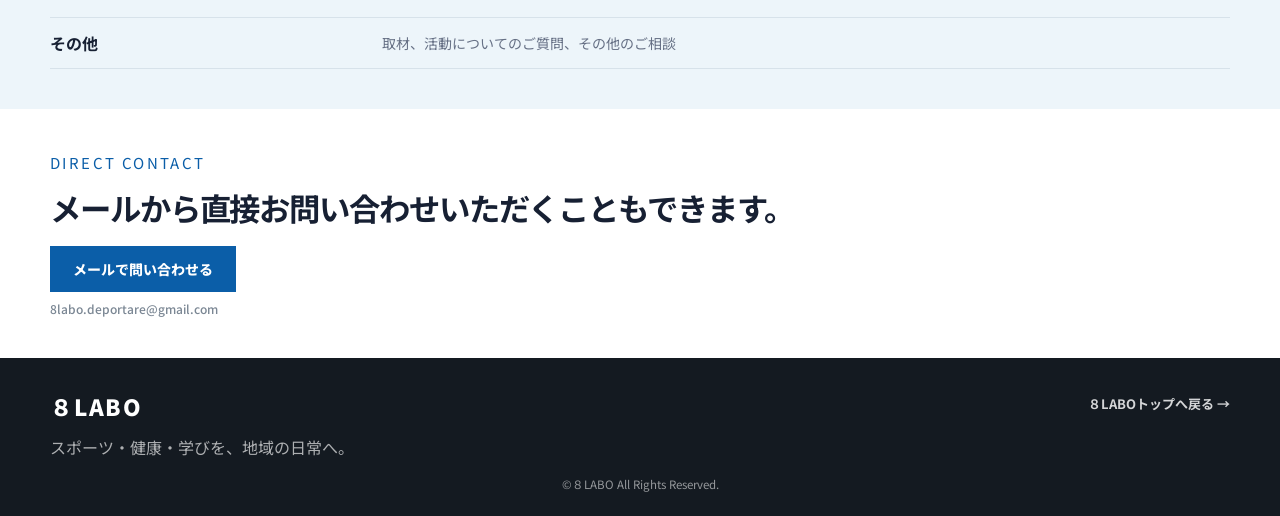
<file: preview/rebuild-contact.html>
<!DOCTYPE html><html lang="ja"><head><meta charset="UTF-8"><meta name="viewport" content="width=device-width,initial-scale=1"><meta name="description" content="８LABOへのお問い合わせ。ACADEMY、団体指導、園・学校、企業・行政・地域連携、協賛などのご相談はこちらから。"><title>お問い合わせ｜８LABO</title><link rel="preconnect" href="https://fonts.googleapis.com"><link rel="preconnect" href="https://fonts.gstatic.com" crossorigin><link href="https://fonts.googleapis.com/css2?family=Noto+Sans+JP:wght@400;500;600;700;800;900&display=swap" rel="stylesheet"><link rel="stylesheet" href="clean/site.css?v=clean-header-20260904-2"><link rel="stylesheet" href="clean/subpages.css"></head><body class="subpage contact-page"><header class="site-header"><a class="brand" href="rebuild-home.html">８LABO</a><button class="menu-button" aria-expanded="false">MENU</button><nav class="global-nav"><a href="rebuild-home.html">トップ</a><a href="rebuild-academy.html">ACADEMY</a><a href="rebuild-adults.html">大人の運動・健康</a><a href="rebuild-about.html">私たちについて</a><a href="rebuild-contact.html">お問い合わせ</a></nav></header><main><section class="sub-hero compact"><div class="wrap"><p class="kicker">CONTACT</p><h1>まずは、お気軽にご相談ください。</h1><p>参加や体験、団体への指導、園・学校での取り組み、企業・地域との連携など。内容がまだ具体的に決まっていない段階でも構いません。</p></div></section><section id="contact-form" class="contact-main-form"><div class="wrap"><div class="section-head"><p class="kicker">CONTACT FORM</p><h2>お問い合わせフォーム</h2><p>お問い合わせ内容を選び、必要事項をご入力ください。</p></div><form class="contact-form" id="contactForm"><div class="form-row form-row-primary"><label for="contactType">お問い合わせ内容 <span>必須</span></label><select id="contactType" required><option value="">選択してください</option><option>ACADEMY・子どもの活動</option><option>大人の運動・健康</option><option>スポーツチーム・団体指導</option><option>園・学校</option><option>企業・行政・地域との連携</option><option>協賛・パートナー</option><option>その他</option></select></div><div class="form-row"><label for="contactName">お名前 <span>必須</span></label><input id="contactName" type="text" autocomplete="name" required></div><div class="form-row"><label for="contactOrg">所属・団体名 <small>任意</small></label><input id="contactOrg" type="text" autocomplete="organization"></div><div class="form-row"><label for="contactEmail">メールアドレス <span>必須</span></label><input id="contactEmail" type="email" autocomplete="email" required></div><div class="form-row"><label for="contactMessage">お問い合わせ内容の詳細 <span>必須</span></label><textarea id="contactMessage" rows="7" required placeholder="ご相談内容やご希望などをご記入ください。"></textarea></div><div class="form-submit"><button class="btn btn-primary" type="submit">入力内容をメールで送信</button><p>送信ボタンを押すと、お使いのメールアプリが開きます。</p></div></form></div></section><section class="soft-section contact-examples"><div class="wrap"><div class="section-head"><p class="kicker">INQUIRY GUIDE</p><h2>このようなご相談を受け付けています。</h2><p>どの項目を選べばよいか分からない場合は、「その他」を選んでそのままご相談ください。</p></div><div class="contact-example-list"><div><strong>ACADEMY・子どもの活動</strong><p>体験、教室、クラスについて</p></div><div><strong>大人の運動・健康</strong><p>大人向け活動、イベント、健康づくりについて</p></div><div><strong>スポーツチーム・団体指導</strong><p>スポーツ少年団、部活動、クラブ等への指導・サポート</p></div><div><strong>園・学校</strong><p>幼児運動、出張講座、授業・行事など</p></div><div><strong>企業・行政・地域との連携</strong><p>健康づくり、イベント、地域での企画・協働</p></div><div><strong>協賛・パートナー</strong><p>８LABOの活動への協賛、協働、連携について</p></div><div><strong>その他</strong><p>取材、活動についてのご質問、その他のご相談</p></div></div></div></section><section class="contact-direct"><div class="wrap"><div class="section-head"><p class="kicker">DIRECT CONTACT</p><h2>メールから直接お問い合わせいただくこともできます。</h2></div><div class="contact-email-actions"><a class="contact-email-button" href="mailto:8labo.deportare@gmail.com">メールで問い合わせる</a><a class="contact-email-address" href="mailto:8labo.deportare@gmail.com">8labo.deportare@gmail.com</a></div></div></section></main><footer class="site-footer"><div class="footer-brand">８LABO</div><p>スポーツ・健康・学びを、地域の日常へ。</p><a class="footer-home-link" href="rebuild-home.html">８LABOトップへ戻る →</a><p class="copyright">©８LABO All Rights Reserved.</p></footer><div class="preview-badge">CLEAN REBUILD</div><script src="clean/site.js"></script><script src="clean/contact.js"></script></body></html>
</file>
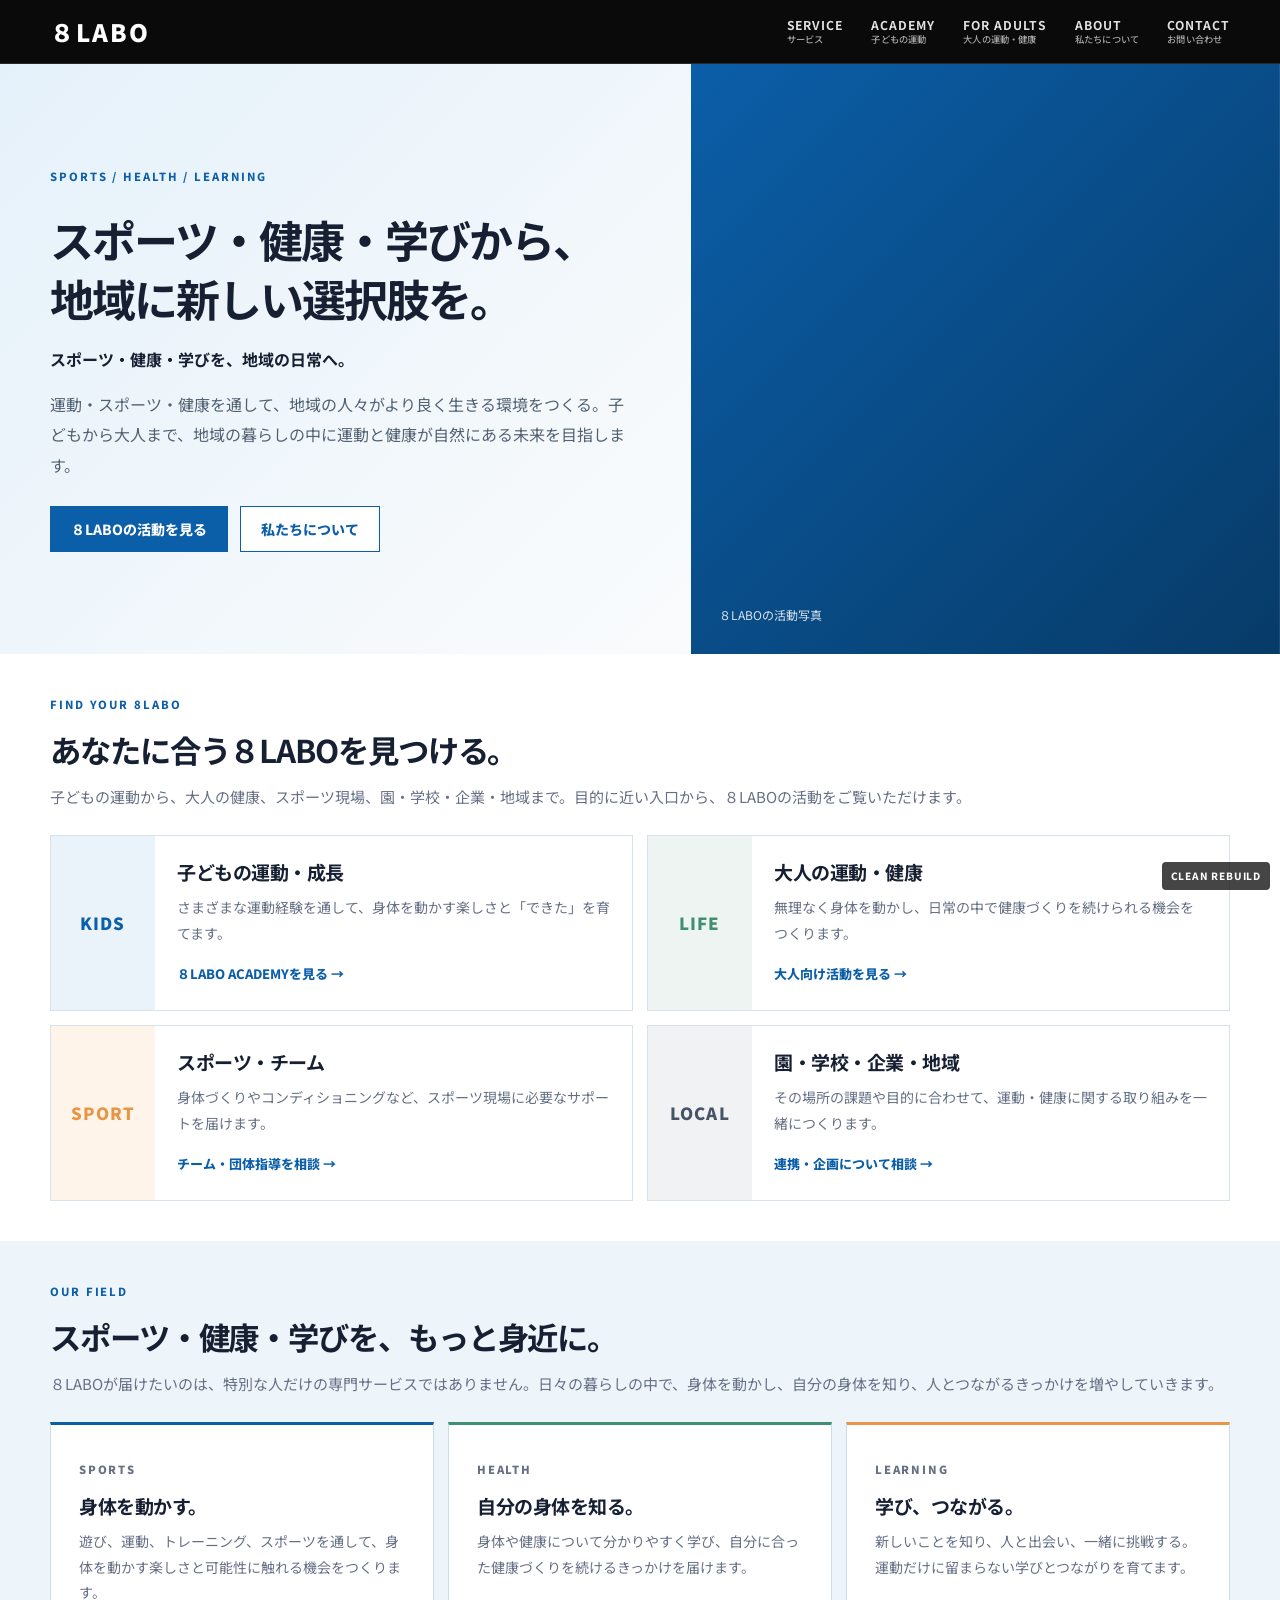
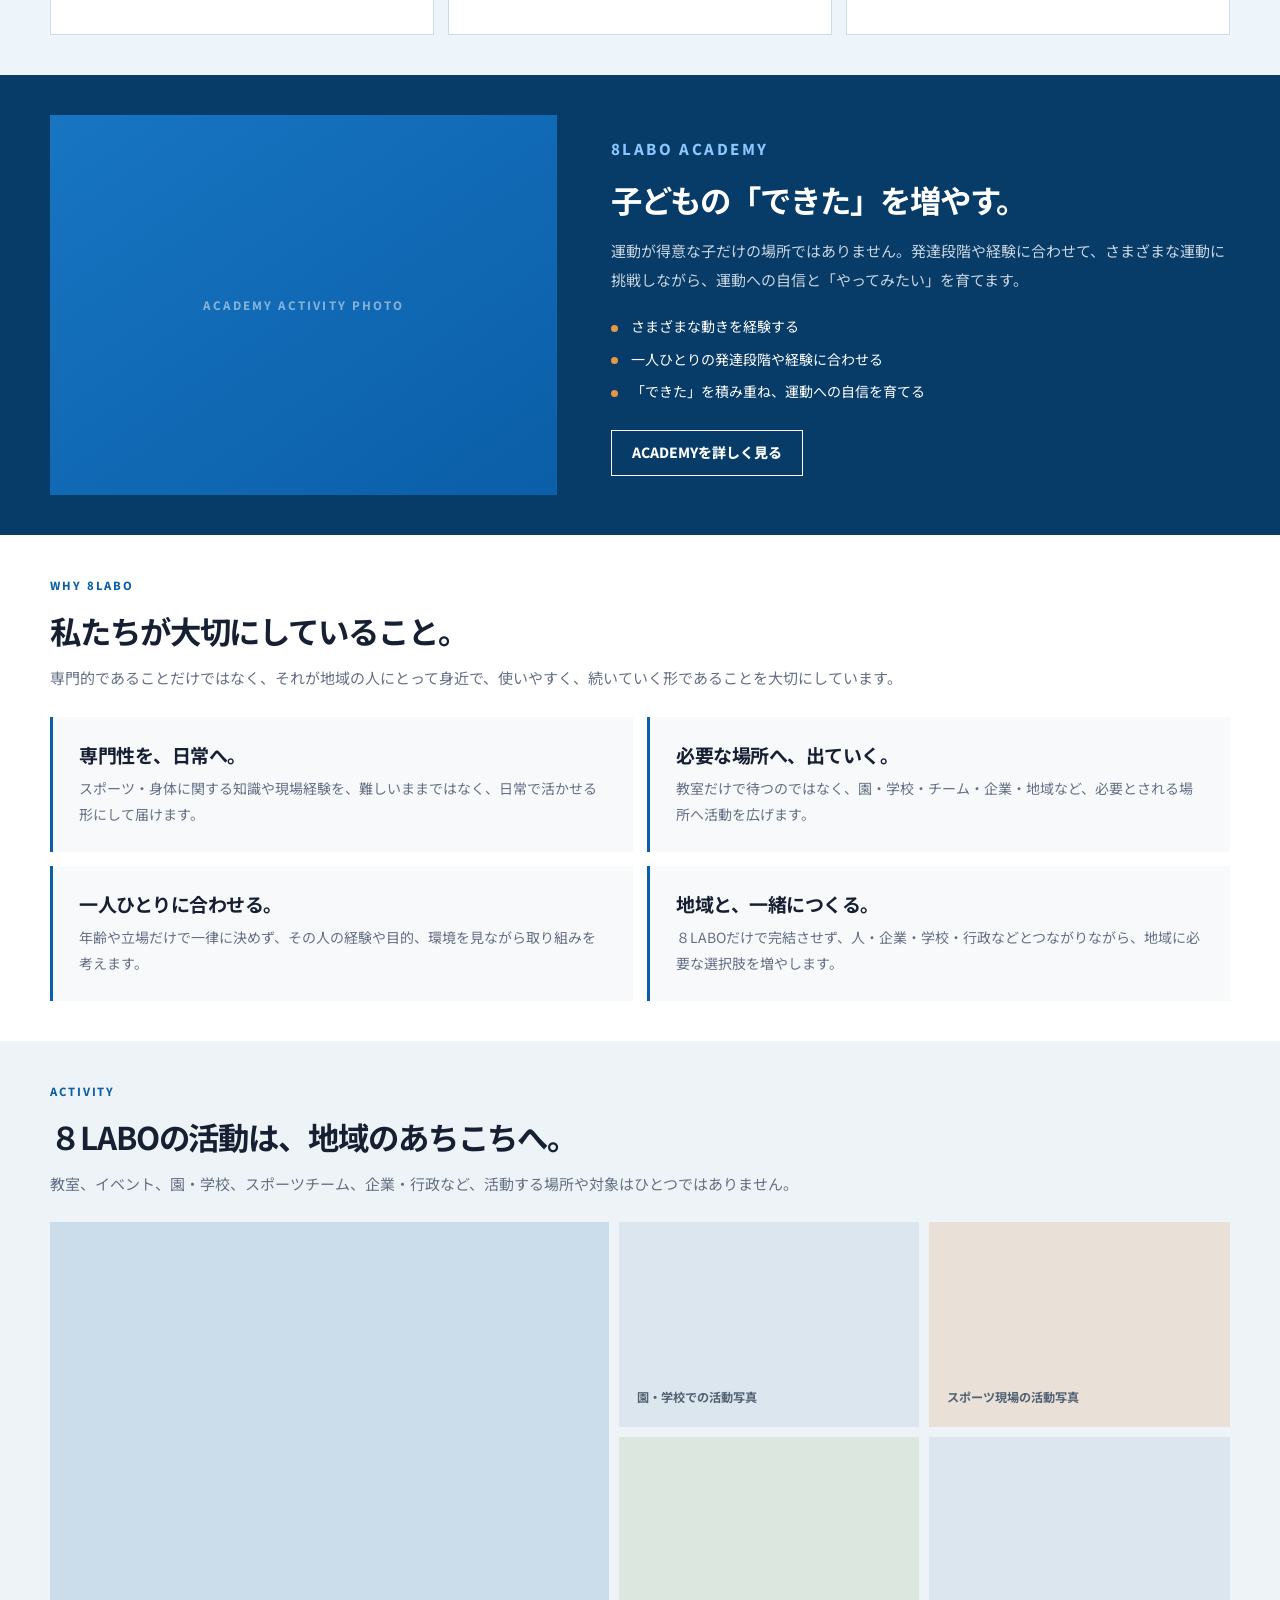
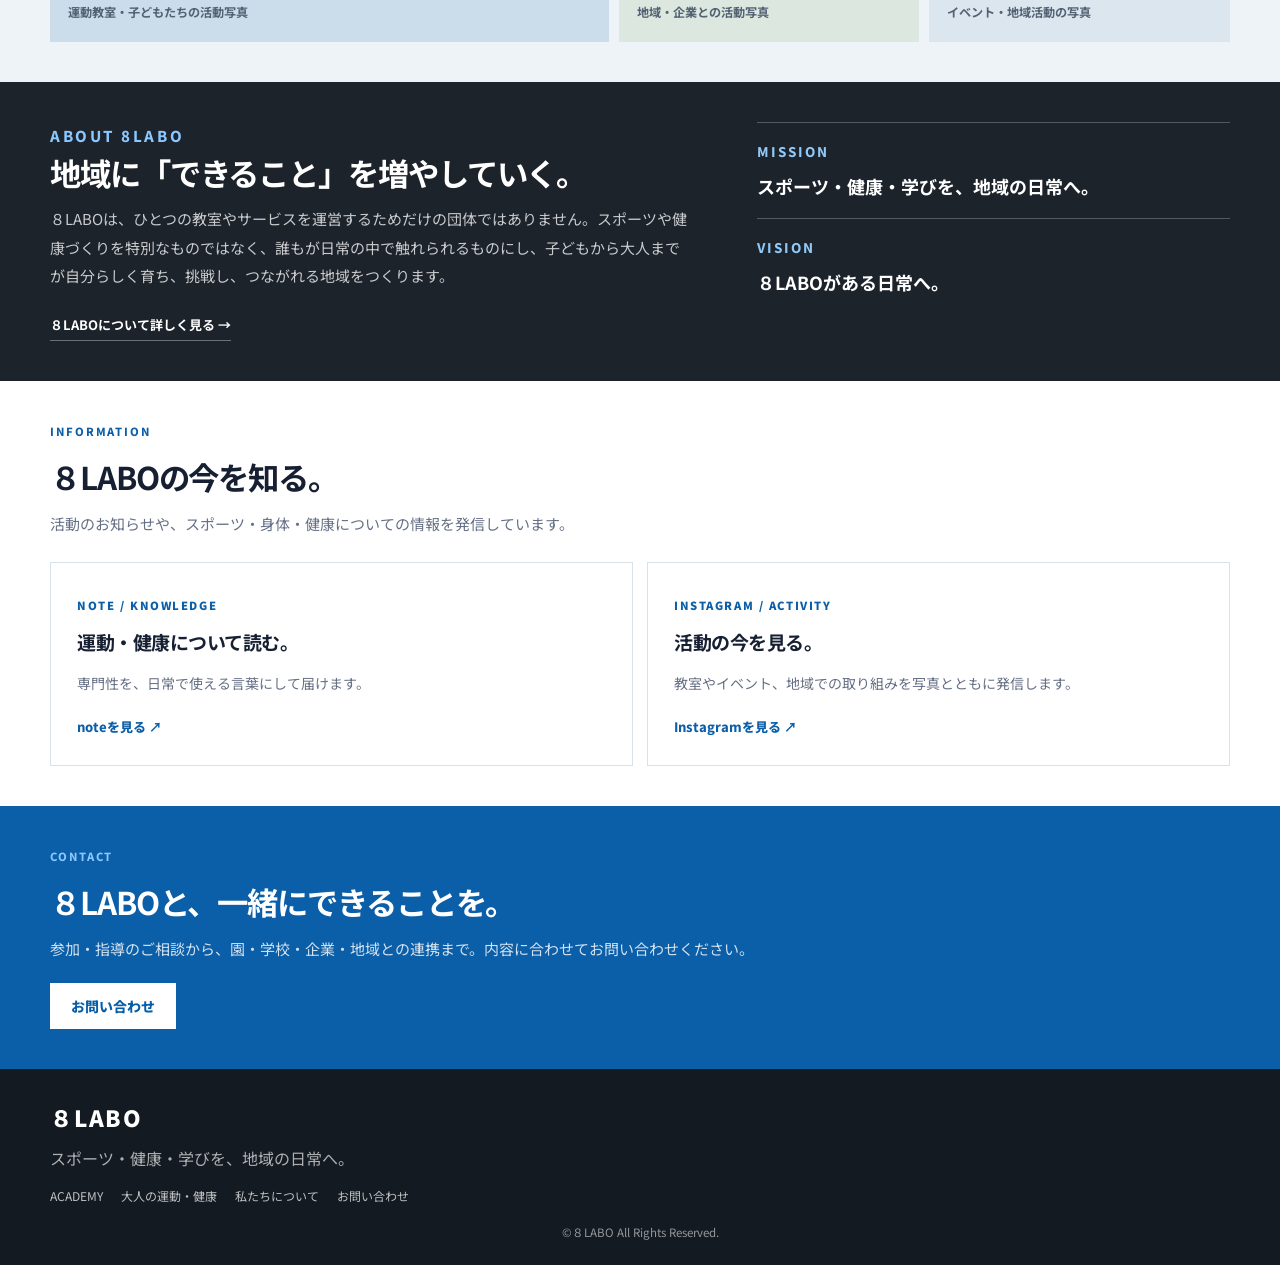
<file: preview/rebuild-home.html>
<!DOCTYPE html><html lang="ja"><head><meta charset="UTF-8"><meta name="viewport" content="width=device-width,initial-scale=1"><meta name="description" content="８LABOは、スポーツ・健康・学びを地域の日常へ届ける愛媛発の地域づくりプロジェクトです。"><title>８LABO｜スポーツ・健康・学びを、地域の日常へ。</title><link rel="preconnect" href="https://fonts.googleapis.com"><link rel="preconnect" href="https://fonts.gstatic.com" crossorigin><link href="https://fonts.googleapis.com/css2?family=Noto+Sans+JP:wght@400;500;600;700;900&display=swap" rel="stylesheet"><link rel="stylesheet" href="clean/site.css?v=clean-compare-20260904-4"><link rel="stylesheet" href="clean/home.css?v=clean-compare-20260904-4"></head><body class="home-page"><header class="site-header" id="top"><a class="brand" href="#top">８LABO</a><button class="menu-button" aria-expanded="false">MENU</button><nav class="global-nav"><a href="#for-you">SERVICE<span>サービス</span></a><a href="rebuild-academy.html">ACADEMY<span>子どもの運動</span></a><a href="rebuild-adults.html">FOR ADULTS<span>大人の運動・健康</span></a><a href="rebuild-about.html">ABOUT<span>私たちについて</span></a><a href="rebuild-contact.html">CONTACT<span>お問い合わせ</span></a></nav></header><main><section class="home-hero"><div class="hero-grid"><div class="hero-copybox"><p class="kicker">SPORTS / HEALTH / LEARNING</p><h1><span class="home-hero-line">スポーツ・健康・学びから、</span><span class="home-hero-line">地域に新しい選択肢を。</span></h1><p class="mission">スポーツ・健康・学びを、地域の日常へ。</p><p class="hero-text">運動・スポーツ・健康を通して、地域の人々がより良く生きる環境をつくる。子どもから大人まで、地域の暮らしの中に運動と健康が自然にある未来を目指します。</p><div class="hero-actions"><a class="btn btn-primary" href="#for-you">８LABOの活動を見る</a><a class="btn btn-secondary" href="rebuild-about.html">私たちについて</a></div></div><div class="photo-stage"><p class="photo-note">８LABOの活動写真</p></div></div></section><section id="for-you" class="entrance-section"><div class="wrap"><div class="section-head"><div class="heading-unit"><h2>あなたに合う８LABOを見つける。</h2><p class="kicker">FIND YOUR 8LABO</p></div><p>子どもの運動から、大人の健康、スポーツ現場、園・学校・企業・地域まで。目的に近い入口から、８LABOの活動をご覧いただけます。</p></div><div class="entrance-grid"><a class="entrance-card" href="rebuild-academy.html"><div class="entrance-visual">KIDS</div><div class="entrance-copy"><h3>子どもの運動・成長</h3><p>さまざまな運動経験を通して、身体を動かす楽しさと「できた」を育てます。</p><span class="mini-link">８LABO ACADEMYを見る →</span></div></a><a class="entrance-card" href="rebuild-adults.html"><div class="entrance-visual">LIFE</div><div class="entrance-copy"><h3>大人の運動・健康</h3><p>無理なく身体を動かし、日常の中で健康づくりを続けられる機会をつくります。</p><span class="mini-link">大人向け活動を見る →</span></div></a><a class="entrance-card" href="rebuild-contact.html"><div class="entrance-visual">SPORT</div><div class="entrance-copy"><h3>スポーツ・チーム</h3><p>身体づくりやコンディショニングなど、スポーツ現場に必要なサポートを届けます。</p><span class="mini-link">チーム・団体指導を相談 →</span></div></a><a class="entrance-card" href="rebuild-contact.html"><div class="entrance-visual">LOCAL</div><div class="entrance-copy"><h3>園・学校・企業・地域</h3><p>その場所の課題や目的に合わせて、運動・健康に関する取り組みを一緒につくります。</p><span class="mini-link">連携・企画について相談 →</span></div></a></div></div></section><section id="services" class="home-fields"><div class="wrap"><div class="section-head"><div class="heading-unit"><h2>スポーツ・健康・学びを、もっと身近に。</h2><p class="kicker">OUR FIELD</p></div><p>８LABOが届けたいのは、特別な人だけの専門サービスではありません。日々の暮らしの中で、身体を動かし、自分の身体を知り、人とつながるきっかけを増やしていきます。</p></div><div class="value-grid"><article class="value-card"><span class="value-word">SPORTS</span><h3>身体を動かす。</h3><p>遊び、運動、トレーニング、スポーツを通して、身体を動かす楽しさと可能性に触れる機会をつくります。</p></article><article class="value-card"><span class="value-word">HEALTH</span><h3>自分の身体を知る。</h3><p>身体や健康について分かりやすく学び、自分に合った健康づくりを続けるきっかけを届けます。</p></article><article class="value-card"><span class="value-word">LEARNING</span><h3>学び、つながる。</h3><p>新しいことを知り、人と出会い、一緒に挑戦する。運動だけに留まらない学びとつながりを育てます。</p></article></div></div></section><section class="featured"><div class="wrap featured-grid"><div class="featured-visual">ACADEMY ACTIVITY PHOTO</div><div><div class="heading-unit heading-unit-light"><h2>子どもの「できた」を増やす。</h2><p class="kicker">8LABO ACADEMY</p></div><p>運動が得意な子だけの場所ではありません。発達段階や経験に合わせて、さまざまな運動に挑戦しながら、運動への自信と「やってみたい」を育てます。</p><div class="feature-points"><span>さまざまな動きを経験する</span><span>一人ひとりの発達段階や経験に合わせる</span><span>「できた」を積み重ね、運動への自信を育てる</span></div><a class="btn" href="rebuild-academy.html">ACADEMYを詳しく見る</a></div></div></section><section id="strength" class="home-strength"><div class="wrap"><div class="section-head"><div class="heading-unit"><h2>私たちが大切にしていること。</h2><p class="kicker">WHY 8LABO</p></div><p>専門的であることだけではなく、それが地域の人にとって身近で、使いやすく、続いていく形であることを大切にしています。</p></div><div class="reason-grid"><article class="reason"><h3>専門性を、日常へ。</h3><p>スポーツ・身体に関する知識や現場経験を、難しいままではなく、日常で活かせる形にして届けます。</p></article><article class="reason"><h3>必要な場所へ、出ていく。</h3><p>教室だけで待つのではなく、園・学校・チーム・企業・地域など、必要とされる場所へ活動を広げます。</p></article><article class="reason"><h3>一人ひとりに合わせる。</h3><p>年齢や立場だけで一律に決めず、その人の経験や目的、環境を見ながら取り組みを考えます。</p></article><article class="reason"><h3>地域と、一緒につくる。</h3><p>８LABOだけで完結させず、人・企業・学校・行政などとつながりながら、地域に必要な選択肢を増やします。</p></article></div></div></section><section id="activity" class="activity-results"><div class="wrap"><div class="section-head"><div class="heading-unit"><h2>８LABOの活動は、地域のあちこちへ。</h2><p class="kicker">ACTIVITY</p></div><p>教室、イベント、園・学校、スポーツチーム、企業・行政など、活動する場所や対象はひとつではありません。</p></div><div class="activity-photo-grid"><div class="activity-photo">運動教室・子どもたちの活動写真</div><div class="activity-photo">園・学校での活動写真</div><div class="activity-photo">スポーツ現場の活動写真</div><div class="activity-photo">地域・企業との活動写真</div><div class="activity-photo">イベント・地域活動の写真</div></div></div></section><section id="about" class="about-renew"><div class="wrap about-grid"><div class="about-copy"><div class="heading-unit heading-unit-light"><h2>地域に「できること」を増やしていく。</h2><p class="kicker">ABOUT 8LABO</p></div><p>８LABOは、ひとつの教室やサービスを運営するためだけの団体ではありません。スポーツや健康づくりを特別なものではなく、誰もが日常の中で触れられるものにし、子どもから大人までが自分らしく育ち、挑戦し、つながれる地域をつくります。</p><a class="about-link" href="rebuild-about.html">８LABOについて詳しく見る →</a></div><div class="mv-summary"><div class="mv-block"><small>MISSION</small><strong>スポーツ・健康・学びを、地域の日常へ。</strong></div><div class="mv-block"><small>VISION</small><strong>８LABOがある日常へ。</strong></div></div></div></section><section class="home-news"><div class="wrap"><div class="section-head"><div class="heading-unit"><h2>８LABOの今を知る。</h2><p class="kicker">INFORMATION</p></div><p>活動のお知らせや、スポーツ・身体・健康についての情報を発信しています。</p></div><div class="content-grid"><a class="content-card" href="https://note.com/8labo" target="_blank" rel="noopener"><span class="tag">NOTE / KNOWLEDGE</span><h3>運動・健康について読む。</h3><p>専門性を、日常で使える言葉にして届けます。</p><span class="mini-link">noteを見る ↗</span></a><a class="content-card" href="https://www.instagram.com/8_labo/" target="_blank" rel="noopener"><span class="tag">INSTAGRAM / ACTIVITY</span><h3>活動の今を見る。</h3><p>教室やイベント、地域での取り組みを写真とともに発信します。</p><span class="mini-link">Instagramを見る ↗</span></a></div></div></section><section id="contact" class="renew-contact"><div class="wrap"><div class="heading-unit heading-unit-light"><h2>８LABOと、一緒にできることを。</h2><p class="kicker">CONTACT</p></div><p>参加・指導のご相談から、園・学校・企業・地域との連携まで。内容に合わせてお問い合わせください。</p><div class="hero-actions"><a class="btn home-contact-btn" href="rebuild-contact.html">お問い合わせ</a></div></div></section></main><footer class="site-footer"><div class="footer-brand">８LABO</div><p>スポーツ・健康・学びを、地域の日常へ。</p><div class="footer-links"><a href="rebuild-academy.html">ACADEMY</a><a href="rebuild-adults.html">大人の運動・健康</a><a href="rebuild-about.html">私たちについて</a><a href="rebuild-contact.html">お問い合わせ</a></div><p class="copyright">©８LABO All Rights Reserved.</p></footer><div class="preview-badge">CLEAN REBUILD</div><script src="clean/site.js?v=clean-compare-20260904-4"></script></body></html>
</file>
<file: style.css>
:root{--ink:#111;--paper:#f5f3ee;--white:#fff;--accent:#dff06a;--muted:#696969;--line:rgba(17,17,17,.16);--max:1180px}*{box-sizing:border-box}html{scroll-behavior:smooth}body{margin:0;font-family:"Noto Sans JP",system-ui,sans-serif;background:var(--paper);color:var(--ink);line-height:1.85;letter-spacing:.02em}a{color:inherit;text-decoration:none}.site-header{position:fixed;inset:0 0 auto;z-index:100;display:flex;align-items:center;justify-content:space-between;padding:22px 28px;mix-blend-mode:difference;color:white}.brand{font-size:1.25rem;font-weight:900;letter-spacing:.08em}.global-nav{display:flex;gap:28px;font-size:.76rem;font-weight:700;letter-spacing:.12em}.global-nav a{opacity:.82}.menu-button{display:none;background:none;border:0;color:inherit;font:inherit;font-size:.75rem;font-weight:700}.hero{min-height:100svh;position:relative;overflow:hidden;display:grid;place-items:center;background:#101010;color:white}.hero-inner{width:min(var(--max),calc(100% - 48px));position:relative;z-index:2;padding:130px 0 90px}.eyebrow,.section-index{font-size:.72rem;font-weight:700;letter-spacing:.18em}.hero h1{margin:18px 0 24px;font-size:clamp(4rem,11vw,9rem);line-height:.96;letter-spacing:-.055em;font-weight:900}.hero-copy{font-size:clamp(1.25rem,2vw,2rem);font-weight:600;margin:0 0 28px}.hero-lead{max-width:720px;color:rgba(255,255,255,.72)}.text-link{display:inline-flex;gap:12px;margin-top:28px;font-weight:700;border-bottom:1px solid rgba(255,255,255,.35);padding-bottom:6px}.hero-orb{position:absolute;border-radius:999px}.hero-orb-a{width:56vw;height:56vw;background:radial-gradient(circle at 40% 40%,#edf88c 0%,#b6d942 34%,transparent 70%);top:-22vw;right:-10vw}.hero-orb-b{width:34vw;height:34vw;background:radial-gradient(circle,rgba(131,149,255,.72),transparent 70%);bottom:-18vw;left:-8vw}.section-wrap{width:min(var(--max),calc(100% - 48px));margin:0 auto;padding:128px 0}.section-wrap.narrow{max-width:860px}.section-dark{background:#111;color:white}.section-light{background:var(--paper)}.section-accent{background:var(--accent)}.section-heading{margin-bottom:58px}.section-heading h2,.statement h2,.story h2,.support h2,.contact h2,.future h2{font-size:clamp(2.2rem,5vw,4.7rem);line-height:1.18;letter-spacing:-.04em;margin:18px 0 26px}.statement p{color:rgba(255,255,255,.76)}.statement-large{font-size:clamp(1.5rem,3vw,2.5rem);line-height:1.55;margin:48px 0}.statement-large strong{color:white}.vision-grid{display:grid;grid-template-columns:repeat(2,1fr);gap:1px;background:var(--line);border:1px solid var(--line)}.vision-card{background:var(--paper);padding:44px;min-height:320px}.vision-card span,.support-grid span{font-size:.72rem;font-weight:700;letter-spacing:.15em;color:var(--muted)}.vision-card h3{font-size:1.6rem;line-height:1.45;margin:70px 0 18px}.vision-card p{color:#555;margin:0}.big-number{font-size:clamp(6rem,18vw,15rem);line-height:.8;letter-spacing:-.08em;font-weight:900;margin:36px 0 50px}.future-lines{border-top:1px solid rgba(17,17,17,.28)}.future-lines p{margin:0;padding:20px 0;border-bottom:1px solid rgba(17,17,17,.28);font-size:clamp(1.1rem,2vw,1.65rem);font-weight:600}.future-closing{margin-top:48px;font-size:1.15rem;font-weight:600}.activity-list{border-top:1px solid var(--line)}.activity-item{display:grid;grid-template-columns:110px 1fr;gap:30px;padding:46px 0;border-bottom:1px solid var(--line)}.activity-no{font-size:3.5rem;font-weight:900;line-height:1}.activity-label{font-size:.72rem;font-weight:700;letter-spacing:.16em;margin-top:0}.activity-item h3{font-size:clamp(1.5rem,3vw,2.4rem);line-height:1.35;margin:8px 0 14px}.activity-item p:last-child{max-width:720px;color:#555}.story-grid{display:grid;grid-template-columns:1fr 1fr;gap:90px}.story-copy{align-self:end}.story-copy p{color:rgba(255,255,255,.7)}.story-copy .lead{color:white;font-size:1.35rem;font-weight:600}.support-lead{font-size:1.25rem;font-weight:600;margin:28px 0 54px}.support-grid{display:grid;grid-template-columns:repeat(4,1fr);gap:1px;background:var(--line);border:1px solid var(--line)}.support-grid>div{background:var(--paper);padding:30px;min-height:250px}.support-grid h3{margin-top:50px}.support-grid p{color:#555;font-size:.92rem}.contact{text-align:center}.contact .section-index{text-align:left}.contact p{max-width:720px;margin-left:auto;margin-right:auto}.contact-button{display:inline-flex;margin-top:34px;padding:18px 28px;border:2px solid #111;font-weight:800;letter-spacing:.08em}.contact-button:hover{background:#111;color:white}.site-footer{background:#111;color:white;padding:50px 28px 34px}.footer-brand{font-size:clamp(2.5rem,6vw,5rem);font-weight:900;letter-spacing:-.04em}.site-footer p{color:rgba(255,255,255,.65)}.copyright{margin-top:44px;font-size:.72rem}.reveal{opacity:0;transform:translateY(28px);transition:opacity .8s ease,transform .8s ease}.reveal.is-visible{opacity:1;transform:none}@media(max-width:800px){.site-header{padding:18px 20px}.menu-button{display:block}.global-nav{display:none;position:fixed;top:58px;right:16px;flex-direction:column;gap:16px;padding:20px;background:#111;color:white;mix-blend-mode:normal;min-width:180px}.global-nav.is-open{display:flex}.hero-inner,.section-wrap{width:min(100% - 32px,var(--max))}.hero h1{font-size:clamp(3.6rem,18vw,6rem)}.hero-orb-a{width:90vw;height:90vw;top:-30vw;right:-30vw}.hero-orb-b{width:70vw;height:70vw}.section-wrap{padding:92px 0}.vision-grid,.story-grid,.support-grid{grid-template-columns:1fr}.vision-card{min-height:0;padding:30px}.vision-card h3{margin-top:42px}.activity-item{grid-template-columns:58px 1fr;gap:18px}.activity-no{font-size:2.5rem}.story-grid{gap:20px}}
</file>
<file: refine.css>
/* P019 base — Academy hierarchy and responsive layout */
.p003 .academy-renew-hero{background:linear-gradient(135deg,#e5f1fa 0%,#f5f9fc 58%,#fff 100%)!important}.p003 #needs.parent-needs{background:#d7e9f5!important}.p003 #change{background:#fff!important}.p003 #program.parent-needs{background:#edf5fa!important}.p003 #program .program{background:#fff!important;border:1px solid #cbdde9!important;box-shadow:0 8px 22px rgba(7,59,104,.045)!important}.p003 .academy-gallery-section{background:#f7fafc!important;border:0!important}.p003 .academy-reason{background:#073b68!important}.p003 #classes{background:#e9f1f6!important}.p003 #classes .level-card{background:#fff!important;border:1px solid #b6cbd9!important;box-shadow:0 10px 28px rgba(7,59,104,.09)!important}.p003 #classes .level-header{background:#9fc9e2!important;border-bottom:1px solid #82b4d2!important}.p003 #classes .level-name{color:#073b68!important}.p003 #classes .level-subname{color:#3f657d!important}.p003 #classes .level-body{background:#fff!important}.p003 #classes .level-target{background:#edf4f8!important;border-left-color:#075ea8!important}.p003 #classes .class-card{background:#fff!important;border:1px solid #b8cedd!important;box-shadow:0 8px 22px rgba(7,59,104,.055)!important}.p003 #classes .class-card.preparing{background:#f6f8fa!important}.p003 #classes+section{background:#fff!important}.p003 #classes+section+section{background:#e7f0f6!important}.p003 #faq.parent-needs{background:#d7e7f2!important}.p003 .renew-contact{background:#0b5ea8!important}

@media(min-width:801px){.p003 .section-head p:last-child{max-width:none!important;width:100%!important}.p003 .academy-renew-hero .wrap{grid-template-columns:minmax(0,1.12fr) minmax(420px,.88fr)!important;gap:48px!important}.p003 .academy-renew-hero h1{font-size:clamp(2rem,3.25vw,3.2rem)!important;line-height:1.35!important}.p003 .academy-renew-hero p{max-width:none!important;width:100%!important}.p003 #needs .section-head,.p003 #change .section-head,.p003 #program .section-head,.p003 #classes .section-head,.p003 #classes+section .section-head,.p003 #classes+section+section .section-head,.p003 #faq .section-head{max-width:none!important;width:100%!important}.p003 #needs .section-head p:last-child,.p003 #change .section-head p:last-child,.p003 #program .section-head p:last-child,.p003 #classes .section-head p:last-child,.p003 #classes+section .section-head p:last-child,.p003 #classes+section+section .section-head p:last-child,.p003 #faq .section-head p:last-child,.p003 #program .results-note,.p003 .academy-reason .section-head .lead{max-width:none!important;width:100%!important}}

@media(max-width:800px){
.p003 .wrap{width:calc(100% - 32px)!important;max-width:none!important;margin-left:16px!important;margin-right:16px!important}
.p003 .site-header{height:64px!important;padding:0 20px!important;background:#0a0a0a!important;color:#fff!important;border-bottom:1px solid rgba(255,255,255,.12)!important;position:relative!important;z-index:1000!important;mix-blend-mode:normal!important;isolation:isolate!important}
.p003 .brand,.p003 .menu-button{color:#fff!important;opacity:1!important;mix-blend-mode:normal!important;text-shadow:none!important}.p003 .menu-button{font-size:.8rem!important;font-weight:800!important;letter-spacing:.12em!important}
.p003 .global-nav{display:none!important;position:absolute!important;top:64px!important;left:0!important;right:0!important;width:100%!important;min-width:0!important;margin:0!important;padding:8px 20px 16px!important;background:#071b33!important;color:#fff!important;border:0!important;border-top:1px solid rgba(255,255,255,.12)!important;box-shadow:0 16px 32px rgba(0,0,0,.28)!important;mix-blend-mode:normal!important;z-index:1001!important}
.p003 .global-nav.is-open{display:flex!important;flex-direction:column!important;gap:0!important}
.p003 .global-nav a{display:block!important;width:100%!important;padding:14px 2px!important;margin:0!important;color:#fff!important;opacity:1!important;background:transparent!important;border:0!important;border-bottom:1px solid rgba(255,255,255,.14)!important;font-size:.88rem!important;font-weight:700!important;line-height:1.45!important;letter-spacing:.03em!important;text-shadow:none!important;white-space:normal!important}
.p003 .global-nav a:last-child{border-bottom:0!important}
.p003.menu-open{overflow:hidden!important}
.p003 .section-head,.p003 .section-head p:last-child,.p003 .hero-copybox,.p003 .hero-copybox .hero-text,.p003 .entrance-copy,.p003 .value-card,.p003 .value-card p,.p003 .featured-grid>div:last-child,.p003 .featured h2,.p003 .featured p,.p003 .feature-points,.p003 .feature-points span,.p003 .reason,.p003 .reason p,.p003 .activity-results .section-head,.p003 .activity-results .section-head p:last-child,.p003 .results-note,.p003 .voice-empty,.p003 .voice-empty p,.p003 .about-copy,.p003 .about-copy h2,.p003 .about-copy p,.p003 .mv-block,.p003 .mv-block strong,.p003 .content-card,.p003 .content-card p,.p003 .renew-contact .wrap>p,.p003 .contact-choice,.p003 .contact-choice a{width:100%!important;max-width:none!important;min-width:0!important;white-space:normal!important;word-break:normal!important;overflow-wrap:break-word!important;text-wrap:wrap!important}
.p003 .section-head p:last-child,.p003 .hero-copybox .hero-text,.p003 .entrance-copy p,.p003 .value-card p,.p003 .featured p,.p003 .feature-points span,.p003 .reason p,.p003 .activity-results .section-head p:last-child,.p003 .results-note,.p003 .voice-empty p,.p003 .about-copy p,.p003 .content-card p,.p003 .renew-contact .wrap>p{letter-spacing:0!important;word-spacing:0!important;text-align:left!important}
.p003 .featured-grid,.p003 .about-grid,.p003 .content-grid,.p003 .reason-grid,.p003 .value-grid,.p003 .entrance-grid,.p003 .contact-choice,.p003 .change-grid,.p003 .program-grid{grid-template-columns:1fr!important;display:grid!important;width:100%!important;max-width:none!important}
.p003 .featured-grid{gap:28px!important}.p003 .featured-visual{width:100%!important;aspect-ratio:16/10!important;grid-column:1!important}.p003 .featured-grid>div:last-child{grid-column:1!important}
.p003 .about-grid{gap:28px!important}.p003 .about-copy{order:1!important}.p003 .about-grid>div:first-child{order:2!important;width:100%!important;max-width:none!important}.p003 .about-grid>div:first-child>.kicker{display:none!important}.p003 .about-copy:before{content:'ABOUT 8LABO';display:block;margin:0 0 16px;color:#79bdf3;font-size:.7rem;font-weight:800;letter-spacing:.17em}.p003 .about-copy h2{font-size:clamp(1.6rem,7vw,2rem)!important;line-height:1.45!important}.p003 .about-copy p{font-size:.92rem!important;line-height:1.9!important}.p003 .mv-block strong{font-size:1.15rem!important;line-height:1.65!important}
.p003 .entrance-grid .entrance-card{grid-template-columns:82px minmax(0,1fr)!important;min-height:0!important}
.p003 .entrance-grid .entrance-visual{width:82px!important;min-width:82px!important;padding:0 4px!important;font-size:1.2rem!important;line-height:1!important;white-space:nowrap!important;overflow:visible!important}
.p003 .entrance-grid .entrance-copy{min-width:0!important;padding:20px 16px!important}
.p003 .entrance-grid .entrance-copy h3{font-size:1.02rem!important;line-height:1.45!important;margin-bottom:10px!important}
.p003 .entrance-grid .entrance-copy p{font-size:.82rem!important;line-height:1.75!important;margin-bottom:13px!important}
.p003 .entrance-grid .entrance-copy .mini-link{font-size:.78rem!important;line-height:1.55!important}
.p003 .entrance-grid .entrance-copy h3,.p003 .entrance-grid .entrance-copy p,.p003 .entrance-grid .entrance-copy .mini-link{width:100%!important;max-width:none!important;min-width:0!important;white-space:normal!important;word-break:normal!important;overflow-wrap:break-word!important;letter-spacing:0!important}
.p003 .activity-results .activity-photo-grid{grid-template-columns:1fr 1fr!important;grid-template-rows:auto!important;grid-auto-rows:auto!important;gap:10px!important;align-items:start!important}
.p003 .activity-results .activity-photo-grid .activity-photo{min-height:0!important;height:auto!important;aspect-ratio:4/3!important;padding:0!important;background-color:transparent!important;background-size:cover!important;background-position:var(--cms-mx,50%) var(--cms-my,50%)!important}
.p003 .activity-results .activity-photo-grid .activity-photo:first-child{grid-column:1/3!important;grid-row:auto!important;aspect-ratio:16/9!important}
.p003 .activity-results .activity-photo-grid .activity-photo:nth-child(5){display:flex!important;grid-column:auto!important;grid-row:auto!important;aspect-ratio:4/3!important}
.p003 .activity-results .activity-photo-grid .activity-photo:not(.cms-photo){display:flex!important;align-items:flex-end!important;padding:14px!important;background:#e8eef3!important;color:#657080!important}
.p003 .renew-hero .hero-copybox h1{font-size:clamp(1.7rem,7.2vw,2.05rem)!important;white-space:nowrap!important;letter-spacing:-.04em!important}
.p003 .renew-hero .hero-copybox h1 br{display:none!important}
.p003 #activity .section-head h2{font-size:clamp(1rem,4.55vw,1.18rem)!important;white-space:nowrap!important;letter-spacing:-.04em!important;max-width:none!important}
.p003 #activity .section-head h2 br{display:none!important}
.p003 section{overflow:hidden}
}

@media(min-width:801px){
.p003 .renew-hero .hero-grid{grid-template-columns:56% 44%!important;min-height:620px!important}
.p003 .renew-hero .photo-stage{min-height:620px!important;height:auto!important;align-self:stretch!important}
.p003 .renew-hero h1{max-width:none!important;white-space:normal!important;font-size:clamp(2rem,3.25vw,3.2rem)!important;line-height:1.22!important;letter-spacing:-.04em!important}
.p003 .renew-hero h1 br{display:block!important}
.p003 .renew-hero h1 .keep{white-space:nowrap!important}
.p003 #services .section-head h2 br,
.p003 #activity .section-head h2 br{display:none!important}
.p003 #services .section-head h2,
.p003 #activity .section-head h2{max-width:none!important;white-space:nowrap!important}
.p003 .content-grid{grid-template-columns:repeat(2,minmax(0,1fr))!important}
}

.p003 .featured h2 br{display:block!important}
</file>
<file: p003.css>
/* P003 — full renewal based on 2026-08 renewal brief */
:root{--blue:#0b5ea8;--blue-deep:#073b68;--blue-soft:#eaf3fa;--green:#3f8f72;--orange:#e89545;--ink:#172033;--muted:#667085;--paper:#f7f9fb;--line:#dfe6ec;--white:#fff;--charcoal:#1d232b}
*{box-sizing:border-box}html{scroll-behavior:smooth}body{margin:0;color:var(--ink);background:#fff;font-family:'Noto Sans JP',sans-serif;line-height:1.8}.p003{overflow-x:hidden}.p003 a{text-decoration:none}.p003 .site-header{height:76px;padding:0 max(28px,calc((100vw - 1180px)/2));display:flex;align-items:center;justify-content:space-between;background:rgba(255,255,255,.96);color:var(--ink);border-bottom:1px solid var(--line);position:relative;z-index:100}.p003 .brand{font-size:1.08rem;font-weight:900;letter-spacing:.08em;color:var(--ink)}.p003 .menu-button{color:var(--ink);font-size:.78rem;letter-spacing:.12em}.p003 .global-nav{top:76px;right:max(28px,calc((100vw - 1180px)/2));background:#fff;border:1px solid var(--line);box-shadow:0 18px 50px rgba(17,24,39,.12);min-width:260px}.p003 .global-nav a{color:var(--ink);border-color:var(--line);font-size:.82rem}.p003 .wrap{width:min(1180px,calc(100% - 56px));margin:auto}.p003 .narrow{width:min(780px,100%)}.p003 section{padding:92px 0}.p003 .kicker{margin:0 0 14px;color:var(--blue);font-size:.7rem;font-weight:800;letter-spacing:.17em}.p003 h1,.p003 h2,.p003 h3{margin-top:0;line-height:1.35;letter-spacing:-.025em}.p003 h2{font-size:clamp(1.75rem,3vw,2.65rem);margin-bottom:18px}.p003 .lead{font-size:1.06rem;color:#475467;max-width:720px}.p003 .section-head{margin-bottom:42px}.p003 .section-head p:last-child{max-width:720px;color:var(--muted)}
/* hero */.p003 .renew-hero{padding:0;background:#f3f7fa}.p003 .hero-grid{min-height:620px;display:grid;grid-template-columns:1.02fr .98fr;align-items:stretch}.p003 .hero-copybox{display:flex;flex-direction:column;justify-content:center;padding:70px 64px 70px max(28px,calc((100vw - 1180px)/2))}.p003 .hero-copybox h1{font-size:clamp(2.35rem,4.4vw,4.35rem);margin:0 0 22px}.p003 .hero-copybox .mission{font-size:1.05rem;font-weight:700;margin:0 0 18px}.p003 .hero-copybox .hero-text{max-width:560px;color:#536273;margin:0 0 30px}.p003 .hero-actions{display:flex;gap:12px;flex-wrap:wrap}.p003 .btn{display:inline-flex;align-items:center;justify-content:center;min-height:46px;padding:0 20px;border:1px solid var(--blue);font-size:.82rem;font-weight:800}.p003 .btn-primary{background:var(--blue);color:#fff}.p003 .btn-secondary{color:var(--blue);background:#fff}.p003 .photo-stage{min-height:620px;background:linear-gradient(135deg,#0b5ea8,#073b68);position:relative;display:flex;align-items:flex-end;padding:34px}.p003 .photo-stage:before{content:'ACTIVITY PHOTO';position:absolute;inset:0;display:grid;place-items:center;color:rgba(255,255,255,.42);font-size:.75rem;font-weight:800;letter-spacing:.18em}.p003 .photo-note{position:relative;color:#fff;font-size:.78rem;max-width:330px;margin:0;opacity:.85}
/* entrances */.p003 .entrance-section{background:#fff}.p003 .entrance-grid{display:grid;grid-template-columns:repeat(2,1fr);gap:18px}.p003 .entrance-card{display:grid;grid-template-columns:120px 1fr;min-height:210px;border:1px solid var(--line);background:#fff;transition:.2s}.p003 .entrance-card:hover{transform:translateY(-2px);box-shadow:0 14px 34px rgba(17,24,39,.06)}.p003 .entrance-visual{display:grid;place-items:center;background:var(--blue-soft);color:var(--blue);font-weight:900;font-size:1.5rem}.p003 .entrance-card:nth-child(2) .entrance-visual{background:#eef4f1;color:var(--green)}.p003 .entrance-card:nth-child(3) .entrance-visual{background:#fff4e9;color:var(--orange)}.p003 .entrance-card:nth-child(4) .entrance-visual{background:#f1f2f4;color:#475467}.p003 .entrance-copy{padding:26px}.p003 .entrance-copy h3{font-size:1.18rem;margin-bottom:10px}.p003 .entrance-copy p{font-size:.9rem;color:var(--muted);margin:0 0 14px}.p003 .mini-link{font-size:.8rem;font-weight:800;color:var(--blue)}
/* needs */.p003 .needs{background:var(--paper)}.p003 .need-list{display:grid;grid-template-columns:repeat(2,1fr);gap:0 42px;border-top:1px solid var(--line)}.p003 .need-item{padding:18px 0;border-bottom:1px solid var(--line);font-size:.96rem}.p003 .need-item:before{content:'✓';color:var(--blue);font-weight:900;margin-right:12px}
/* values */.p003 .value-grid{display:grid;grid-template-columns:repeat(3,1fr);gap:18px}.p003 .value-card{padding:34px;border:1px solid var(--line);border-top:4px solid var(--blue)}.p003 .value-card:nth-child(2){border-top-color:var(--green)}.p003 .value-card:nth-child(3){border-top-color:var(--orange)}.p003 .value-word{font-size:.7rem;font-weight:900;letter-spacing:.16em;color:var(--muted)}.p003 .value-card h3{font-size:1.25rem;margin:14px 0 10px}.p003 .value-card p{color:var(--muted);font-size:.9rem;margin:0}
/* featured */.p003 .featured{background:var(--blue-deep);color:#fff}.p003 .featured-grid{display:grid;grid-template-columns:.9fr 1.1fr;gap:64px;align-items:center}.p003 .featured-visual{aspect-ratio:4/3;background:linear-gradient(145deg,#1775c2,#0b5ea8);display:grid;place-items:center;color:rgba(255,255,255,.48);font-size:.72rem;font-weight:800;letter-spacing:.18em}.p003 .featured .kicker{color:#8bc8ff}.p003 .featured h2{font-size:clamp(2rem,3.5vw,3.15rem)}.p003 .featured p{color:rgba(255,255,255,.78)}.p003 .feature-points{display:grid;gap:10px;margin:24px 0 30px}.p003 .feature-points span{padding-left:20px;position:relative;font-size:.92rem}.p003 .feature-points span:before{content:'';position:absolute;left:0;top:.75em;width:7px;height:7px;border-radius:50%;background:var(--orange)}.p003 .featured .btn{border-color:#fff;color:#fff;background:transparent}
/* reasons */.p003 .reason-grid{display:grid;grid-template-columns:repeat(2,1fr);gap:18px}.p003 .reason{padding:30px;background:var(--paper);border-left:3px solid var(--blue)}.p003 .reason h3{font-size:1.12rem;margin-bottom:8px}.p003 .reason p{font-size:.9rem;color:var(--muted);margin:0}
/* activity */.p003 .activity-results{background:#f2f5f7}.p003 .activity-photo-grid{display:grid;grid-template-columns:1.3fr .7fr .7fr;grid-template-rows:210px 210px;gap:12px}.p003 .activity-photo{background:#dce6ee;display:flex;align-items:flex-end;padding:18px;color:#536273;font-size:.76rem;font-weight:700}.p003 .activity-photo:first-child{grid-row:1/3;background:#cbddeb}.p003 .activity-photo:nth-child(3){background:#e9e1d8}.p003 .activity-photo:nth-child(4){background:#dbe7df}.p003 .results-note{margin-top:18px;color:var(--muted);font-size:.82rem}
/* voice */.p003 .voice-empty{border:1px dashed #b8c3ce;padding:36px;display:grid;grid-template-columns:180px 1fr;gap:28px;align-items:center}.p003 .voice-empty strong{font-size:1.1rem}.p003 .voice-empty p{margin:5px 0 0;color:var(--muted);font-size:.9rem}
/* about */.p003 .about-renew{background:var(--charcoal);color:#fff}.p003 .about-grid{display:grid;grid-template-columns:.75fr 1.25fr;gap:70px}.p003 .mv-block{border-top:1px solid rgba(255,255,255,.25);padding:20px 0}.p003 .mv-block small{display:block;color:#91c9f8;font-weight:800;letter-spacing:.14em}.p003 .mv-block strong{display:block;margin-top:8px;font-size:1.35rem}.p003 .about-copy p{color:rgba(255,255,255,.72)}
/* stories */.p003 .content-grid{display:grid;grid-template-columns:1.25fr .75fr;gap:18px}.p003 .content-card{padding:32px;border:1px solid var(--line);min-height:220px}.p003 .content-card h3{font-size:1.2rem}.p003 .content-card p{color:var(--muted);font-size:.9rem}.p003 .content-card .tag{color:var(--blue);font-size:.7rem;font-weight:900;letter-spacing:.14em}
/* contact */.p003 .renew-contact{background:var(--blue);color:#fff}.p003 .renew-contact .kicker{color:#b8dcfa}.p003 .contact-choice{display:grid;grid-template-columns:repeat(3,1fr);gap:14px;margin-top:34px}.p003 .contact-choice a{padding:24px;border:1px solid rgba(255,255,255,.45);color:#fff}.p003 .contact-choice strong{display:block;font-size:1.05rem;margin-bottom:5px}.p003 .contact-choice span{font-size:.8rem;color:rgba(255,255,255,.72)}
.p003 .site-footer{padding:42px max(28px,calc((100vw - 1180px)/2));background:#141a21}.p003 .footer-brand{font-size:1.4rem}.p003 .preview-badge{position:fixed;right:10px;bottom:10px;z-index:999;background:#111;color:#fff;padding:5px 9px;border-radius:4px;font-size:10px;font-weight:800;letter-spacing:.08em;opacity:.78}
/* Academy */.p003 .academy-renew-hero{padding:84px 0;background:linear-gradient(135deg,#eef6fc,#fff)}.p003 .academy-renew-hero .wrap{display:grid;grid-template-columns:1fr .8fr;gap:56px;align-items:center}.p003 .academy-renew-hero h1{font-size:clamp(2.1rem,4vw,3.7rem);margin-bottom:18px}.p003 .academy-renew-hero p{color:var(--muted)}.p003 .academy-photo{aspect-ratio:4/3;background:linear-gradient(135deg,#0b5ea8,#4f93c9);display:grid;place-items:center;color:rgba(255,255,255,.5);font-size:.72rem;font-weight:800;letter-spacing:.16em}.p003 .parent-needs{background:var(--paper)}.p003 .change-grid{display:grid;grid-template-columns:repeat(3,1fr);gap:18px}.p003 .change-card{padding:28px;border:1px solid var(--line);background:#fff}.p003 .change-card b{display:block;color:var(--blue);margin-bottom:8px}.p003 .program-grid{display:grid;grid-template-columns:repeat(4,1fr);gap:12px}.p003 .program{padding:24px;background:var(--blue-soft)}.p003 .program b{display:block;margin-bottom:8px}.p003 .program p{font-size:.84rem;color:var(--muted);margin:0}.p003 .academy-reason{background:var(--blue-deep);color:#fff}.p003 .academy-reason .reason{background:rgba(255,255,255,.06);border-left-color:#75bdf4}.p003 .academy-reason .reason p{color:rgba(255,255,255,.72)}.p003 .academy-reason .kicker{color:#8bc8ff}.p003 .academy-reason h2{color:#fff}.p003 .faq-list{max-width:820px}.p003 details{border-top:1px solid var(--line);padding:18px 0}.p003 details:last-child{border-bottom:1px solid var(--line)}.p003 summary{font-weight:700;cursor:pointer}.p003 details p{color:var(--muted);font-size:.9rem}.p003 .class-grid{margin-top:30px}
@media(max-width:800px){.p003 .site-header{height:64px;padding:0 20px}.p003 .global-nav{position:fixed;inset:64px 0 auto 0;right:0;min-width:0;border:0;border-top:1px solid rgba(255,255,255,.14);background:#073b68;padding:10px 20px 18px;box-shadow:0 18px 35px rgba(0,0,0,.22)}.p003 .global-nav a{color:#fff;border-color:rgba(255,255,255,.15);padding:13px 4px;font-size:.78rem}.p003 .wrap{width:calc(100% - 40px)}.p003 section{padding:66px 0}.p003 h2{font-size:clamp(1.55rem,7vw,2rem)}.p003 .lead{font-size:.96rem}.p003 .section-head{margin-bottom:30px}.p003 .hero-grid{display:block;min-height:0}.p003 .hero-copybox{padding:58px 20px 44px}.p003 .hero-copybox h1{font-size:clamp(2rem,10vw,2.8rem);line-height:1.3}.p003 .hero-copybox .mission{font-size:.96rem}.p003 .hero-copybox .hero-text{font-size:.9rem}.p003 .photo-stage{min-height:280px;padding:22px}.p003 .entrance-grid,.p003 .need-list,.p003 .value-grid,.p003 .featured-grid,.p003 .reason-grid,.p003 .about-grid,.p003 .content-grid,.p003 .contact-choice,.p003 .change-grid,.p003 .program-grid,.p003 .academy-renew-hero .wrap{grid-template-columns:1fr}.p003 .entrance-card{grid-template-columns:82px 1fr;min-height:0}.p003 .entrance-copy{padding:21px}.p003 .entrance-copy h3{font-size:1.05rem}.p003 .entrance-copy p{font-size:.84rem}.p003 .need-list{gap:0}.p003 .value-card{padding:26px}.p003 .featured-grid{gap:30px}.p003 .featured-visual{aspect-ratio:16/10}.p003 .featured h2{font-size:1.85rem}.p003 .activity-photo-grid{grid-template-columns:1fr 1fr;grid-template-rows:190px 150px 150px}.p003 .activity-photo:first-child{grid-column:1/3;grid-row:auto}.p003 .voice-empty{grid-template-columns:1fr;padding:26px}.p003 .about-grid{gap:28px}.p003 .contact-choice{gap:10px}.p003 .contact-choice a{padding:20px}.p003 .academy-renew-hero{padding:58px 0}.p003 .academy-renew-hero .wrap{gap:30px}.p003 .academy-renew-hero h1{font-size:2rem}.p003 .program-grid{grid-template-columns:1fr 1fr}.p003 .class-card{padding:22px}.p003 .class-info{grid-template-columns:64px 1fr}.p003 .preview-badge{font-size:9px}.p003 .footer-brand{font-size:1.25rem}}
@media(max-width:430px){.p003 .program-grid{grid-template-columns:1fr}.p003 .hero-actions{display:grid}.p003 .btn{width:100%}.p003 .entrance-card{grid-template-columns:64px 1fr}.p003 .entrance-visual{font-size:1.15rem}.p003 .activity-photo-grid{grid-template-columns:1fr;grid-template-rows:180px 130px 130px 130px}.p003 .activity-photo:first-child{grid-column:auto}.p003 .contact-choice{grid-template-columns:1fr}}

/* P006 — typography and wrapping quality pass */
.p003{line-break:strict;word-break:normal;overflow-wrap:normal}.p003 h1,.p003 h2,.p003 h3{text-wrap:balance}.p003 p,.p003 li,.p003 span,.p003 .need-item{text-wrap:pretty}.p003 .section-head p:last-child{max-width:960px}.p003 .lead{max-width:900px}.p003 .hero-grid{grid-template-columns:1.12fr .88fr}.p003 .hero-copybox{padding-right:48px}.p003 .hero-copybox h1{font-size:clamp(2.25rem,3.75vw,3.85rem);max-width:680px}.p003 .hero-copybox .hero-text{max-width:650px}.p003 .featured-grid{grid-template-columns:.92fr 1.08fr;gap:54px}.p003 .featured h2{font-size:clamp(1.9rem,3vw,2.8rem)}.p003 .featured h2 br{display:none}.p003 .about-grid{grid-template-columns:.68fr 1.32fr;gap:64px}.p003 .about-copy{max-width:760px}.p003 .content-card p,.p003 .reason p,.p003 .value-card p,.p003 .entrance-copy p{max-width:none}.p003 .academy-renew-hero .wrap{grid-template-columns:1.15fr .85fr;gap:42px}.p003 .academy-renew-hero h1{font-size:clamp(2rem,3.25vw,3.15rem);max-width:720px;line-height:1.38}.p003 .academy-renew-hero h1 br{display:none}.p003 .academy-renew-hero .wrap>div:first-child>p:not(.kicker){max-width:720px}.p003 .academy-reason .section-head p:last-child{max-width:960px}.p003 #classes .section-head p:last-child{max-width:1000px}.p003 .faq-list{max-width:960px}
@media(min-width:801px) and (max-width:1180px){.p003 .wrap{width:min(1120px,calc(100% - 48px))}.p003 .hero-grid{grid-template-columns:1.08fr .92fr}.p003 .hero-copybox{padding-left:32px;padding-right:36px}.p003 .hero-copybox h1{font-size:clamp(2.2rem,4.2vw,3.35rem)}.p003 .academy-renew-hero .wrap{grid-template-columns:1.08fr .92fr;gap:34px}.p003 .academy-renew-hero h1{font-size:clamp(2rem,3.6vw,2.8rem)}}
@media(max-width:800px){.p003 .wrap{width:calc(100% - 32px)}.p003 section{padding:58px 0}.p003 h1,.p003 h2,.p003 h3{text-wrap:pretty}.p003 h2{font-size:clamp(1.45rem,6.2vw,1.9rem);line-height:1.45}.p003 .section-head p:last-child,.p003 .lead{max-width:none}.p003 .hero-copybox{padding:50px 16px 40px}.p003 .hero-copybox h1{font-size:clamp(1.9rem,9vw,2.45rem);max-width:none;line-height:1.35}.p003 .hero-copybox .hero-text{max-width:none;font-size:.9rem;line-height:1.85}.p003 .featured h2{font-size:1.65rem;line-height:1.45}.p003 .academy-renew-hero{padding:50px 0}.p003 .academy-renew-hero .wrap{gap:24px}.p003 .academy-renew-hero h1{font-size:clamp(1.75rem,8vw,2.25rem);max-width:none;line-height:1.45}.p003 .academy-renew-hero h1 br{display:none}.p003 .academy-renew-hero .wrap>div:first-child>p:not(.kicker){max-width:none;font-size:.92rem;line-height:1.85}.p003 .entrance-copy p,.p003 .reason p,.p003 .value-card p,.p003 .program p,.p003 details p,.p003 .about-copy p,.p003 .content-card p{line-height:1.8}.p003 .need-item{line-height:1.7}.p003 .class-info{line-height:1.65}}
@media(max-width:430px){.p003 h2{font-size:1.55rem}.p003 .hero-copybox h1{font-size:2rem}.p003 .academy-renew-hero h1{font-size:1.9rem}}
</file>
<file: home-refactor.css>
/* P073 — home base + shared consistency + canonical site header. */
@import url('./home-p051-base.css');
@import url('./p051-consistency.css?v=p073');
@import url('./mobile-header.css?v=p066');
@import url('./header-p071.css?v=p073');
</file>
<file: mobile-header.css>
/* P066 — canonical header contract.
   All pages now use the same explicit Noto Sans JP source for the brand/menu. */
html body.p003 > header.site-header{
  height:64px!important;
  padding:0 max(20px,calc((100vw - 1180px)/2))!important;
  display:flex!important;
  align-items:center!important;
  justify-content:space-between!important;
  background:#0a0a0a!important;
  color:#fff!important;
  border-bottom:1px solid rgba(255,255,255,.12)!important;
  position:relative!important;
  z-index:1000!important;
  mix-blend-mode:normal!important;
  isolation:isolate!important;
}
html body.p003 > header.site-header > a.brand{
  margin:0!important;
  padding:0!important;
  font-family:"Noto Sans JP",sans-serif!important;
  font-size:24px!important;
  font-weight:900!important;
  line-height:1!important;
  letter-spacing:.08em!important;
  color:#fff!important;
  opacity:1!important;
  transform:none!important;
}
html body.p003 > header.site-header > button.menu-button{
  margin:0!important;
  padding:0!important;
  background:none!important;
  border:0!important;
  font-family:"Noto Sans JP",sans-serif!important;
  font-size:14px!important;
  font-weight:800!important;
  line-height:1!important;
  letter-spacing:.12em!important;
  color:#fff!important;
  opacity:1!important;
  transform:none!important;
}
@media(min-width:801px){
  html body.p003 > header.site-header > button.menu-button{display:none!important}
  html body.p003 > header.site-header > nav.global-nav{
    display:flex!important;
    align-items:center!important;
    gap:28px!important;
    position:static!important;
    width:auto!important;
    min-width:0!important;
    margin:0!important;
    padding:0!important;
    background:transparent!important;
    border:0!important;
    box-shadow:none!important;
  }
  html body.p003 > header.site-header > nav.global-nav a{
    display:block!important;
    width:auto!important;
    margin:0!important;
    padding:0!important;
    border:0!important;
    color:#fff!important;
    font-size:.76rem!important;
    font-weight:700!important;
    line-height:1.35!important;
    letter-spacing:.08em!important;
    opacity:.88!important;
    white-space:nowrap!important;
  }
}
@media(max-width:800px){
  html,body{-webkit-text-size-adjust:100%!important;text-size-adjust:100%!important}
  html body.p003 > header.site-header{padding:0 20px!important}
  html body.p003 > header.site-header > a.brand{
    font-family:"Noto Sans JP",sans-serif!important;
    font-size:24px!important;
    font-weight:900!important;
    line-height:24px!important;
  }
  html body.p003 > header.site-header > button.menu-button{display:block!important}
}
</file>
<file: subpages.css>
/* P074 — secondary pages use the same font source and typography scale as Home / Academy. */
@import url('https://fonts.googleapis.com/css2?family=Noto+Sans+JP:wght@400;500;600;700;800;900&display=swap');
@import url('./subpages-p049-base.css');
@import url('./p051-consistency.css?v=p073');
@import url('./subpages-academy-align.css');
@import url('./mobile-header.css?v=p066');
@import url('./subpages-typography-p067.css?v=p068');
@import url('./subpages-label-contract-p069.css?v=p074');
@import url('./header-p071.css?v=p073');
</file>
<file: about-profile-layout-p084.css>
/* P084 — keep current text layout; set portrait to a natural profile-photo size. */
.about-page .about-operator>.wrap{max-width:920px!important}
.about-page .operator-profile{
  display:grid!important;
  grid-template-columns:minmax(0,1fr) 140px!important;
  grid-template-areas:"main photo" "detail detail"!important;
  column-gap:32px!important;
  row-gap:12px!important;
  align-items:start!important;
}
.about-page .operator-main{grid-area:main!important;align-self:start!important}
.about-page .operator-photo{
  grid-area:photo!important;
  width:140px!important;
  min-width:140px!important;
  max-width:140px!important;
  aspect-ratio:4/5!important;
  align-self:start!important;
  justify-self:end!important;
  margin:0!important;
}
.about-page .operator-detail{
  grid-area:detail!important;
  margin:0!important;
  padding-top:12px!important;
  border-top:1px solid #dfe6ec!important;
}
.about-page .operator-detail .operator-intro{margin:0 0 12px!important}
.about-page .operator-detail .operator-note{margin:0!important}

@media(max-width:800px){
  .about-page .operator-profile{
    grid-template-columns:minmax(0,1fr) 104px!important;
    grid-template-areas:"main photo" "detail detail"!important;
    column-gap:14px!important;
    row-gap:10px!important;
  }
  .about-page .operator-photo{width:104px!important;min-width:104px!important;max-width:104px!important}
  .about-page .operator-career{margin:16px 0 0!important}
  .about-page .operator-detail{padding-top:10px!important}
}
@media(max-width:390px){
  .about-page .operator-profile{grid-template-columns:minmax(0,1fr) 96px!important;column-gap:12px!important}
  .about-page .operator-photo{width:96px!important;min-width:96px!important;max-width:96px!important}
}
</file>
<file: p020-academy.css>
/* P073 — Academy base + shared consistency + canonical site header. */
@import url('./academy-p050-base.css');
@import url('./p051-consistency.css?v=p073');
@import url('./mobile-header.css?v=p066');
@import url('./header-p071.css?v=p073');

body.p003 #classes .class-card.preparing{
  background:#eef2f5!important;
  border-color:#c2ced7!important;
  box-shadow:0 5px 14px rgba(7,59,104,.035)!important;
}
body.p003 #classes .class-card.preparing h3,
body.p003 #classes .class-card.preparing .class-info span{color:#536574!important}
body.p003 #classes .class-card.preparing .day-badge{background:#6f8798!important}
body.p003 #classes .class-card.preparing .level-badge{
  background:#e4ebf0!important;
  border-color:#c4d0d9!important;
  color:#526b7e!important;
}
body.p003 #classes .class-card.preparing .status-inline{
  display:inline-flex!important;
  width:auto!important;
  min-height:28px!important;
  align-items:center!important;
  padding:5px 10px!important;
  border:1px solid #9eb3c4!important;
  border-radius:0!important;
  background:#f1f5f9!important;
  color:#526b7e!important;
  font-size:12px!important;
  font-weight:800!important;
  line-height:1!important;
  letter-spacing:normal!important;
}
</file>
<file: preview/clean/site.css>
/* 8LABO clean foundation — rebuilt from the 2026-09-04 stable visual state. */
:root{
  --blue:#0b5ea8;--blue-deep:#073b68;--blue-soft:#eaf3fa;--green:#3f8f72;--orange:#e89545;
  --ink:#172033;--muted:#667085;--paper:#f7f9fb;--line:#d7e2ea;--white:#fff;--charcoal:#1d232b;
  --site-max:1180px;--page-gutter:28px;--section-space:40px;
}
*{box-sizing:border-box}
html{scroll-behavior:smooth}
body{margin:0;color:var(--ink);background:#fff;font-family:'Noto Sans JP',sans-serif;line-height:1.8;overflow-x:hidden}
a{color:inherit;text-decoration:none}
img{display:block;max-width:100%}
button,input,select,textarea{font:inherit}
.wrap{width:min(var(--site-max),calc(100% - (var(--page-gutter) * 2)));margin-inline:auto;min-width:0}
main,main section,main .wrap,main p,main h1,main h2,main h3{min-width:0;box-sizing:border-box}
section{padding-block:var(--section-space)}
.kicker{margin:0 0 14px;color:var(--blue);font-size:.7rem;font-weight:800;line-height:1.8;letter-spacing:.17em}
h1,h2,h3{margin-top:0;line-height:1.35;letter-spacing:-.025em}
p{overflow-wrap:break-word}
.section-head{margin-bottom:24px}
.section-head>.kicker{margin-bottom:8px;font-size:12px;line-height:1.4;letter-spacing:.16em}
.section-head>p:last-child{width:100%;max-width:none;margin:0;color:var(--muted);font-size:15px;line-height:1.9}

/* Canonical header: matches the approved stable state on both desktop and mobile. */
.site-header{height:64px;padding:0 max(20px,calc((100vw - var(--site-max))/2));display:flex;align-items:center;justify-content:space-between;background:#0a0a0a;color:#fff;border-bottom:1px solid rgba(255,255,255,.12);position:relative;z-index:1000;isolation:isolate}
.brand{margin:0;padding:0;font-family:'Noto Sans JP',sans-serif;font-size:24px;font-weight:900;line-height:24px;letter-spacing:.08em;color:#fff}
.menu-button{display:none;margin:0;padding:0;border:0;background:transparent;color:#fff;font-size:14px;font-weight:800;line-height:1;letter-spacing:.12em;cursor:pointer}
.global-nav{display:flex;align-items:center;gap:28px;position:static;width:auto;margin:0;padding:0;background:transparent;border:0;box-shadow:none;font-size:.76rem;font-weight:700;letter-spacing:.08em}
.global-nav a{display:block;width:auto;margin:0;padding:0;border:0;color:#fff;font-size:.76rem;font-weight:700;line-height:1.35;letter-spacing:.08em;opacity:.88;white-space:nowrap}
.global-nav a span{display:block;margin-top:1px;font-size:.58rem;font-weight:500;line-height:1.25;letter-spacing:.02em;opacity:.72}

.btn{display:inline-flex;align-items:center;justify-content:center;min-height:46px;padding:0 20px;border:1px solid var(--blue);font-size:14px;font-weight:800}
.btn-primary{background:var(--blue);color:#fff}
.btn-secondary{background:#fff;color:var(--blue)}
.hero-actions{display:flex;gap:12px;flex-wrap:wrap}

.site-footer{position:relative;padding:28px max(var(--page-gutter),calc((100vw - var(--site-max))/2)) 22px;background:#141a21;color:#fff}
.footer-brand{margin-bottom:6px;font-size:1.4rem;font-weight:900;letter-spacing:.08em}
.site-footer>p:not(.copyright){margin:0 0 12px;color:rgba(255,255,255,.65)}
.footer-links{display:flex;gap:18px;flex-wrap:wrap;margin:0 0 16px;font-size:12px;color:rgba(255,255,255,.72)}
.copyright{width:100%;margin:0;text-align:center;color:rgba(255,255,255,.55);font-size:.72rem}
.preview-badge{position:fixed;right:10px;bottom:10px;z-index:999;background:#111;color:#fff;padding:5px 9px;border-radius:4px;font-size:10px;font-weight:800;letter-spacing:.08em;opacity:.78}

.cms-photo{color:transparent;background-repeat:no-repeat;background-size:cover;background-position:var(--cms-dx,50%) var(--cms-dy,50%)}
.cms-photo::before{content:none!important;display:none!important}
.cms-photo .photo-note{display:none}
.cms-photo-empty{background:#eef3f7;color:#8a9aaa;display:grid;place-items:center;font-size:.72rem;font-weight:800;letter-spacing:.12em}
.cms-news-grid{display:grid;grid-template-columns:repeat(3,minmax(0,1fr));gap:14px;margin:0 0 16px}
.cms-news-card{min-height:0}
.cms-news-image{height:150px;background-size:cover;background-position:center;border-radius:10px;margin:10px 0 16px}

/* Render-parity calibration from the approved Academy page. */
.academy-page #needs.parent-needs{background:#d7e9f5}
.academy-page #program.parent-needs{background:#edf5fa}
.academy-page #faq.parent-needs{background:#d7e7f2}
.academy-page #program-supervisor{background:#f2f6f9}
.academy-page.academy-page .section-head>p:not(.kicker),
.academy-page.academy-page .academy-renew-hero .wrap>div:first-child>p:not(.kicker){color:#667085}
.academy-page.academy-page .academy-renew-hero .kicker{margin-bottom:14px;font-size:12px;line-height:1.8;letter-spacing:.16em}

@media(max-width:800px){
  :root{--page-gutter:12px;--section-space:24px}
  .wrap{width:calc(100% - 24px);margin-inline:12px}
  section{padding-block:var(--section-space)}
  .section-head{margin-bottom:14px}
  .section-head>.kicker{margin-bottom:5px;font-size:10px;line-height:1.35;letter-spacing:.15em}
  .section-head>p:last-child{font-size:14px;line-height:1.75;letter-spacing:0}
  .site-header{height:64px;padding:0 20px}
  .brand{font-size:24px;line-height:24px}
  .menu-button{display:block}
  .global-nav{display:none;position:absolute;top:64px;left:0;right:0;width:100%;margin:0;padding:8px 20px 16px;background:#071b33;color:#fff;border-top:1px solid rgba(255,255,255,.12);box-shadow:0 16px 32px rgba(0,0,0,.28);z-index:1001}
  .global-nav.is-open{display:flex;flex-direction:column;align-items:stretch;gap:0}
  .global-nav a{width:100%;padding:14px 2px;color:#fff;border-bottom:1px solid rgba(255,255,255,.14);font-size:.88rem;font-weight:700;line-height:1.45;letter-spacing:.03em;opacity:1;white-space:normal}
  .global-nav a:last-child{border-bottom:0}
  .global-nav a span{margin-top:2px;font-size:.62rem;opacity:.66}
  body.menu-open{overflow:hidden}
  .hero-actions{gap:9px}
  .btn{min-height:44px;padding:0 16px;font-size:14px}
  .site-footer{padding:22px 12px 18px}
  .site-footer>p:not(.copyright){white-space:nowrap;font-size:12px;letter-spacing:-.025em}
  .footer-links{gap:8px 14px}
  .cms-photo{background-position:var(--cms-mx,50%) var(--cms-my,50%)}
  .cms-news-grid{grid-template-columns:1fr}
  .cms-news-image{height:190px}
  .academy-page.academy-page .academy-renew-hero .kicker{margin-bottom:5px;font-size:10px;line-height:1.35;letter-spacing:.15em}
}
</file>
<file: preview/clean/subpages.css>
/* 8LABO secondary pages — clean rebuild for FOR ADULTS / ABOUT / CONTACT. */
.subpage{--sub-title:clamp(30px,2.45vw,40px);--sub-hero-title:clamp(42px,3.55vw,58px);--sub-body:15px;--sub-line:#d7e2ea}
/* The approved stable subpages intentionally use a light 76px desktop header.
   Mobile switches to the shared dark 64px header. */
@media(min-width:801px){
.subpage .site-header{height:76px;padding:0 max(28px,calc((100vw - 1180px)/2));background:rgba(255,255,255,.96);color:#172033;border-bottom:1px solid #dfe6ec;z-index:100}
.subpage .brand{font-size:1.08rem;line-height:1;font-weight:900;letter-spacing:.08em;color:#172033}
.subpage .global-nav{gap:28px;color:#172033}
.subpage .global-nav a{color:#172033;font-size:.76rem;font-weight:700;line-height:1.35;letter-spacing:.08em;opacity:.82}
.subpage .menu-button{display:none}
}
.subpage .sub-hero{padding:38px 0;background:linear-gradient(135deg,#edf6fc 0%,#f8fbfd 58%,#fff 100%)}
.subpage .sub-hero.compact{padding:38px 0}
.subpage .sub-hero h1{max-width:900px;margin:10px 0 18px;font-size:var(--sub-hero-title);font-weight:700;line-height:1.34;letter-spacing:-.045em}
.subpage .sub-hero p:not(.kicker){width:100%;max-width:none;margin:0 0 10px;color:#596878;font-size:16px;line-height:1.9}
.subpage .sub-hero p:last-child{margin-bottom:0}
.subpage .section-head h2,.subpage .story h2,.subpage .bizfit-section h2,.subpage .renew-contact h2,.subpage .contact-direct h2{margin:0 0 10px;font-size:var(--sub-title);font-weight:700;line-height:1.42;letter-spacing:-.035em}
.subpage .section-head>p:last-child,.subpage .story p,.subpage .bizfit-section>.wrap>p:not(.kicker):not(.status-note),.subpage .renew-contact p,.subpage .contact-direct p{width:100%;max-width:none;font-size:var(--sub-body);font-weight:400;line-height:1.9}
.simple-grid{display:grid;grid-template-columns:repeat(2,minmax(0,1fr));gap:14px}.simple-grid>div{padding:20px 22px;background:#fff;border:1px solid var(--sub-line);font-size:14px;font-weight:700;line-height:1.75}.soft-section{background:#edf5fa}.service-panel{max-width:900px;padding:38px;background:#073b68;color:#fff}.service-panel h2{margin:8px 0 10px;font-size:var(--sub-title);line-height:1.42}.service-panel p{font-size:var(--sub-body);line-height:1.9}.status-note{margin-top:20px;padding-top:16px;border-top:1px solid rgba(255,255,255,.25);font-size:13px;line-height:1.75}.bizfit-section{background:#073b68;color:#fff}.bizfit-section .kicker,.renew-contact .kicker{color:#8bc8ff}.bizfit-section>.wrap>p:not(.kicker):not(.status-note){margin-bottom:0;color:rgba(255,255,255,.8)}.bizfit-section .status-note{color:rgba(255,255,255,.75)}
.renew-contact{background:var(--blue);color:#fff}.renew-contact p{margin:0;color:rgba(255,255,255,.82)}.renew-contact .btn{display:inline-flex;margin-top:20px;background:#fff;color:#075ea8}.subpage .site-footer .footer-home-link{position:absolute;right:max(28px,calc((100vw - 1180px)/2));top:34px;color:rgba(255,255,255,.82);font-size:13px;font-weight:700}
/* FOR ADULTS */.adults-page .sub-hero h1{max-width:820px}.adults-page .simple-grid{gap:0;border-top:1px solid var(--sub-line)}.adults-page .simple-grid>div{padding:14px 0;border:0;border-bottom:1px solid var(--sub-line);background:transparent}.adults-page .simple-grid>div:nth-child(odd){padding-right:28px}.adults-page .simple-grid>div:nth-child(even){padding-left:28px}
/* ABOUT */.about-page .sub-hero h1{width:100%;max-width:none;white-space:normal}.about-page .mv-page-grid{display:grid;grid-template-columns:1fr 1fr;gap:16px}.about-page .mv-page-grid>div{padding:28px 30px;background:#fff;border:1px solid var(--sub-line)}.about-page .mv-page-grid h2,.about-page .operator-heading{margin:0 0 10px;font-size:19px;font-weight:700;line-height:1.5;letter-spacing:-.025em}.about-page .mv-page-grid p{font-size:14px;line-height:1.85}.about-page .story{max-width:920px}.about-page .story p{margin:0 0 14px;color:#52606d}.about-page .about-operator{padding:40px 0;background:#fff;border-top:1px solid #e5ebf0}.about-page .about-operator>.wrap{max-width:920px}.about-page .operator-heading{margin-bottom:24px}.about-page .operator-profile{display:grid;grid-template-columns:minmax(0,1fr) 140px;grid-template-areas:'main photo' 'detail detail';column-gap:32px;row-gap:12px;align-items:start;width:100%}.about-page .operator-main{grid-area:main;align-self:start}.about-page .operator-photo{grid-area:photo;width:140px;min-width:140px;max-width:140px;aspect-ratio:4/5;align-self:start;justify-self:end;margin:0;background:#edf2f5;color:#9aa5ad;display:grid;place-items:end center;overflow:hidden;background-size:cover;background-position:var(--cms-dx,50%) var(--cms-dy,50%)}.about-page .operator-photo span{padding:0 0 12px;font-size:11px;letter-spacing:.12em}.about-page .operator-photo.cms-photo span{display:none}.about-page .operator-detail{grid-area:detail;margin:0;padding-top:12px;border-top:1px solid #dfe6ec}.about-page .operator-name{margin:0 0 14px;color:#22313f;font-size:14px;line-height:1.85}.about-page .operator-name strong{font-size:16px}.about-page .operator-intro,.about-page .operator-note{margin:0;color:#56636e;font-size:14px;line-height:1.85}.about-page .operator-detail .operator-intro{margin-bottom:12px}.about-page .operator-career{margin:20px 0}.about-page .operator-career span{display:block;margin-bottom:7px;color:#0b5ea8;font-size:11px;font-weight:800;line-height:1.4;letter-spacing:.12em}.about-page .operator-career p{margin:0;color:#273644;font-size:14px;line-height:1.85}
/* CONTACT */.contact-page .sub-hero h1{max-width:940px}.contact-main-form{background:#fff}.contact-page .contact-form{width:min(100%,900px);max-width:900px}.contact-page .form-row{display:grid;grid-template-columns:200px minmax(0,1fr);gap:28px;align-items:start;padding:18px 0;border-top:1px solid var(--sub-line)}.contact-page .form-row:last-of-type{border-bottom:1px solid var(--sub-line)}.contact-page .form-row label{display:block;padding-top:11px;font-size:14px;font-weight:700;line-height:1.5}.contact-page .form-row label span{display:inline-block;margin-left:6px;color:#0b5ea8;font-size:10px}.contact-page .form-row label small{margin-left:6px;color:#87919b;font-size:11px;font-weight:500}.contact-page .form-row input,.contact-page .form-row select,.contact-page .form-row textarea{display:block;width:100%;border:1px solid #cbd5df;border-radius:4px;background:#fff;padding:12px 14px;color:#172033;font-family:inherit;font-size:14px;line-height:1.6}.contact-page .form-row-primary select{border-color:#91b9d5;background:#f8fbfd;font-weight:600}.contact-page .form-row textarea{resize:vertical;min-height:170px}.contact-page .form-row input:focus,.contact-page .form-row select:focus,.contact-page .form-row textarea:focus{outline:2px solid rgba(11,94,168,.16);border-color:#0b5ea8}.contact-page .form-submit{display:flex;align-items:center;gap:18px;margin-top:22px}.contact-page .form-submit .btn{display:inline-flex;width:auto;min-width:220px;justify-content:center;border:0;cursor:pointer;font-size:14px}.contact-page .form-submit p{margin:0;color:#667085;font-size:12px;line-height:1.6}.contact-example-list{display:grid;grid-template-columns:1fr;border-top:1px solid var(--sub-line)}.contact-example-list>div{display:grid;grid-template-columns:minmax(260px,300px) minmax(0,1fr);column-gap:32px;align-items:start;padding:13px 0;border-bottom:1px solid var(--sub-line)}.contact-example-list strong{margin:0;font-size:16px;line-height:1.5}.contact-example-list p{margin:0;color:#667085;font-size:14px;line-height:1.75}.contact-direct{background:#fff}.contact-direct .section-head{margin-bottom:12px}.contact-direct .contact-email-actions{display:flex;flex-direction:column;align-items:flex-start;gap:8px;margin-top:16px}.contact-email-button{display:inline-flex;align-items:center;justify-content:center;min-height:46px;padding:0 22px;background:#0b5ea8;border:1px solid #0b5ea8;color:#fff;font-size:14px;font-weight:800;line-height:1}.contact-email-address{color:#7b8794;font-size:12px;font-weight:500;line-height:1.5;word-break:break-all}
@media(max-width:800px){.subpage{--sub-title:clamp(22px,5.6vw,26px);--sub-hero-title:clamp(30px,8vw,36px);--sub-body:14px}.subpage .sub-hero,.subpage .sub-hero.compact{padding:24px 0}.subpage .sub-hero h1{font-size:var(--sub-hero-title);line-height:1.34;margin:6px 0 12px;white-space:normal}.subpage .sub-hero p:not(.kicker),.subpage .section-head>p:last-child,.subpage .story p,.subpage .bizfit-section>.wrap>p:not(.kicker):not(.status-note),.subpage .renew-contact p,.subpage .contact-direct p{width:100%;max-width:none;font-size:14px;line-height:1.75;letter-spacing:0}.subpage .section-head h2,.subpage .story h2,.subpage .bizfit-section h2,.subpage .renew-contact h2,.subpage .contact-direct h2{font-size:var(--sub-title);line-height:1.38;letter-spacing:-.025em}.simple-grid,.about-page .mv-page-grid{grid-template-columns:1fr;gap:0}.simple-grid{border-top:1px solid var(--sub-line)}.simple-grid>div{padding:14px 0;border-width:0 0 1px;background:transparent}.adults-page .simple-grid>div:nth-child(odd),.adults-page .simple-grid>div:nth-child(even){padding:12px 0}.subpage .site-footer .footer-home-link{right:20px;top:28px;font-size:12px}.about-page .mv-page-grid{gap:12px}.about-page .mv-page-grid>div{padding:20px}.about-page .mv-page-grid h2,.about-page .operator-heading{font-size:17px;line-height:1.42}.about-page .mv-page-grid p,.about-page .operator-intro,.about-page .operator-note,.about-page .operator-career p{font-size:14px;line-height:1.72}.about-page .about-operator{padding:24px 0}.about-page .about-operator>.wrap{max-width:none}.about-page .operator-heading{margin-bottom:20px}.about-page .operator-profile{grid-template-columns:minmax(0,1fr) 104px;grid-template-areas:'main photo' 'detail detail';column-gap:14px;row-gap:10px}.about-page .operator-photo{width:104px;min-width:104px;max-width:104px;background-position:var(--cms-mx,50%) var(--cms-my,50%)}.about-page .operator-career{margin:16px 0 0}.about-page .operator-detail{padding-top:10px}.contact-page .contact-form{width:100%;max-width:none}.contact-page .form-row{grid-template-columns:1fr;gap:7px;padding:13px 0}.contact-page .form-row label{padding-top:0;font-size:14px}.contact-page .form-row input,.contact-page .form-row select,.contact-page .form-row textarea{font-size:16px;padding:11px 12px}.contact-page .form-row textarea{min-height:150px}.contact-page .form-submit{display:block;margin-top:18px}.contact-page .form-submit .btn{width:100%;min-width:0}.contact-page .form-submit p{margin-top:9px;text-align:center}.contact-example-list>div{display:block;padding:12px 0}.contact-example-list strong{display:block;margin-bottom:5px;font-size:14px}.contact-example-list p{font-size:13px}.contact-direct .contact-email-button{width:100%;min-height:48px}.contact-direct .contact-email-address{width:100%;text-align:center;font-size:11px}}
@media(max-width:390px){.subpage .sub-hero h1{font-size:29px}.subpage .section-head h2,.subpage .story h2,.subpage .bizfit-section h2,.subpage .renew-contact h2,.subpage .contact-direct h2{font-size:21px}.about-page .operator-profile{grid-template-columns:minmax(0,1fr) 96px;column-gap:12px}.about-page .operator-photo{width:96px;min-width:96px;max-width:96px}}
</file>
<file: preview/clean/academy.css>
/* 8LABO ACADEMY — clean rebuild matching the 2026-09-04 stable design. */
.academy-page{--academy-title:clamp(30px,2.45vw,40px);--academy-hero-title:clamp(42px,3.55vw,58px);--academy-body:15px;--academy-line:#d7e2ea}
.academy-page .section-head h2{margin:0 0 10px;font-size:var(--academy-title);line-height:1.42;letter-spacing:-.035em}
.academy-page .section-head>p:not(.kicker){width:100%;max-width:none;margin:0;color:#596878;font-size:var(--academy-body);line-height:1.9}

.academy-renew-hero{padding:38px 0;background:linear-gradient(135deg,#edf6fc 0%,#f8fbfd 58%,#fff 100%)}
.academy-renew-hero .wrap{display:grid;grid-template-columns:minmax(0,1.12fr) minmax(420px,.88fr);gap:48px;align-items:center}
.academy-renew-hero h1{max-width:800px;margin:10px 0 18px;font-size:var(--academy-hero-title);line-height:1.34;letter-spacing:-.045em}
.academy-hero-line{white-space:nowrap}
.academy-renew-hero .wrap>div:first-child>p:not(.kicker){width:100%;max-width:720px;margin:0 0 26px;color:#596878;font-size:16px;line-height:1.9}
.academy-photo{aspect-ratio:4/3;background:linear-gradient(135deg,#0b5ea8,#4f93c9);display:grid;place-items:center;color:rgba(255,255,255,.5);font-size:.72rem;font-weight:800;letter-spacing:.16em;background-size:cover;background-position:var(--cms-dx,50%) var(--cms-dy,50%)}

.parent-needs{background:#f5f8fb}
#needs{background:#f5f8fb}
.need-list{display:grid;grid-template-columns:repeat(2,minmax(0,1fr));gap:0 42px;border-top:1px solid var(--academy-line)}
.need-item{padding:18px 0;border-bottom:1px solid var(--academy-line);font-size:14px;line-height:1.85}
.need-item::before{content:'✓';color:var(--blue);font-weight:900;margin-right:12px}

#change{background:#fff}
.change-grid{display:grid;grid-template-columns:repeat(3,minmax(0,1fr));gap:18px}
.change-card{padding:28px;border:1px solid var(--academy-line);background:#fff}
.change-card b{display:block;margin-bottom:8px;color:var(--blue)}
.change-card h3{margin:0 0 8px;font-size:19px;line-height:1.5}
.change-card p{margin:0;color:var(--muted);font-size:14px;line-height:1.85}

#program{background:#eef5fa}
.program-grid{display:grid;grid-template-columns:repeat(4,minmax(0,1fr));gap:12px}
.program{padding:24px;background:#fff;border:1px solid #cbdde9;box-shadow:0 8px 22px rgba(7,59,104,.045)}
.program b{display:block;margin-bottom:8px;font-size:18px;line-height:1.5}
.program p{margin:0;color:var(--muted);font-size:14px;line-height:1.85}
.results-note{width:100%;max-width:none;margin:18px 0 0;color:var(--muted);font-size:14px;line-height:1.85}

.academy-gallery-section{background:#fff;border-top:1px solid #e5edf3;border-bottom:1px solid #e5edf3}
.academy-activity-gallery{display:grid;grid-template-columns:.82fr .82fr 1.36fr;grid-template-rows:218px 218px;gap:12px}
.academy-activity-photo{background:linear-gradient(135deg,#d7e8f5,#b9d8ed);display:grid;place-items:center;color:#6f8da5;font-size:.72rem;font-weight:800;letter-spacing:.15em;overflow:hidden;border-radius:2px;background-size:cover;background-position:var(--cms-dx,50%) var(--cms-dy,50%)}
.academy-activity-photo:nth-child(1){grid-column:1;grid-row:1}.academy-activity-photo:nth-child(2){grid-column:2;grid-row:1}.academy-activity-photo:nth-child(3){grid-column:1;grid-row:2}.academy-activity-photo:nth-child(4){grid-column:2;grid-row:2}.academy-activity-photo:nth-child(5){grid-column:3;grid-row:1/3}

.academy-reason{background:var(--blue-deep);color:#fff}
.academy-reason .kicker{color:#8bc8ff}
.academy-reason .section-head>p:not(.kicker){color:rgba(255,255,255,.75)}
.academy-reason .intentional-line{display:block}
.reason-grid{display:grid;grid-template-columns:repeat(2,minmax(0,1fr));gap:14px}
.academy-reason .reason{padding:24px 26px;background:rgba(255,255,255,.06);border-left:3px solid #75bdf4}
.academy-reason .reason h3{margin:0 0 7px;font-size:19px;line-height:1.5}
.academy-reason .reason p{margin:0;color:rgba(255,255,255,.72);font-size:14px;line-height:1.85}

#classes{padding-bottom:0;background:#dfeef7;overflow:hidden}
.level-grid{display:grid;grid-template-columns:repeat(3,minmax(0,1fr));gap:22px;align-items:stretch}
.level-card{display:flex;flex-direction:column;overflow:hidden;background:#fff;border:1px solid #b6cbd9;border-radius:4px;box-shadow:0 10px 28px rgba(7,59,104,.09)}
.level-header{display:flex;align-items:center;gap:16px;min-height:96px;padding:20px 22px;background:#9fc9e2;border-bottom:1px solid #82b4d2}
.level-mark{flex:0 0 46px;width:46px;height:46px;display:grid;place-items:center;background:#075ea8;color:#fff;font-size:1.15rem;font-weight:800;line-height:1}
.level-name{margin:0;color:#073b68;font-size:15px;font-weight:800;line-height:1.35}
.level-subname{margin:4px 0 0;color:#456b82;font-size:11px;font-weight:700;letter-spacing:.08em}
.level-body{display:flex;flex:1;flex-direction:column;padding:24px 22px 26px;background:#fff}
.level-body h3{margin:0 0 14px;font-size:18px;line-height:1.5}
.level-target{display:inline-block;align-self:flex-start;width:auto;margin:0 0 18px;padding:6px 10px;background:#edf4f8;border-left:3px solid #075ea8;color:#315b7a;font-size:12px;font-weight:700}
.level-body>p:last-child{margin:auto 0 0;font-size:14px;line-height:1.8}
.current-classes-head{position:relative;isolation:isolate;margin-top:40px;margin-bottom:0;padding-top:40px;padding-bottom:10px}
.current-classes-head::before{content:'';position:absolute;z-index:-1;inset:0 auto 0 50%;width:100vw;transform:translateX(-50%);background:#f8fafc}
.class-grid{position:relative;isolation:isolate;display:grid;grid-template-columns:repeat(2,minmax(0,1fr));gap:18px;margin-top:0;padding-top:14px;padding-bottom:40px}
.class-grid::before{content:'';position:absolute;z-index:-1;inset:0 auto 0 50%;width:100vw;transform:translateX(-50%);background:#f8fafc}
.class-card{display:block;padding:26px 24px 28px;background:#fff;border:1px solid #b8cedd;border-radius:4px;box-shadow:0 8px 22px rgba(7,59,104,.055)}
.class-card.preparing{background:#eef2f5;border-color:#c2ced7;box-shadow:0 5px 14px rgba(7,59,104,.035)}
.class-card.preparing h3,.class-card.preparing .class-info span{color:#536574}
.class-meta{display:flex;align-items:center;flex-wrap:wrap;gap:8px;margin:0 0 18px}
.day-badge,.level-badge,.status-inline{display:inline-flex;width:auto;min-height:28px;align-items:center;padding:5px 10px;font-size:12px;font-weight:800;line-height:1}
.day-badge{background:#075ea8;color:#fff}.level-badge{background:#e8f2f9;border:1px solid #c3d8e8;color:#0a4d82}.status-inline{background:#f1f5f9;border:1px solid #9eb3c4;color:#526b7e}
.class-card.preparing .day-badge{background:#6f8798}.class-card.preparing .level-badge{background:#e4ebf0;border-color:#c4d0d9;color:#526b7e}
.class-card h3{margin:0 0 16px;font-size:21px;line-height:1.45}
.class-info{display:grid;grid-template-columns:60px minmax(0,1fr);gap:8px;padding:9px 0;border-top:1px solid #dfe6ec;font-size:14px}
.class-info b{font-size:12px;color:#657080}

.voice-empty{padding:26px;border:1px dashed #b8c3ce}.voice-empty strong{font-size:1.1rem}.voice-empty p{margin:5px 0 0;color:var(--muted);font-size:14px;line-height:1.85}
.academy-voices{display:grid;grid-template-columns:repeat(2,minmax(0,1fr));gap:16px}.academy-voice{padding:26px;border:1px solid #d8e2e9;background:#fff}.academy-voice-quote{margin:0 0 14px;font-size:15px;line-height:1.9;color:#26384a}.academy-voice-meta{margin:0;font-size:12px;color:#708090;font-weight:700}
.program-supervisor{margin-top:28px;padding-top:22px;border-top:1px solid #dce5eb;display:grid;gap:6px}.program-supervisor span{font-size:11px;font-weight:800;letter-spacing:.12em;color:#667085}.program-supervisor strong{font-size:16px}.program-supervisor a{margin-top:8px;color:#0b5ea8;font-size:13px;font-weight:800;width:max-content}

#faq{background:#f7f9fb}
.faq-list{display:grid;width:100%;border-top:1px solid var(--academy-line)}
details{margin:0;padding:10px 0;border-bottom:1px solid var(--academy-line)}
summary{font-weight:700;line-height:1.62;cursor:pointer}
details[open] summary{padding-bottom:7px}
details p{margin:0;padding:0 0 2px;color:var(--muted);font-size:14px;line-height:1.85}

#contact.renew-contact{background:var(--blue);color:#fff}
#contact .kicker{color:#8bc8ff}
#contact h2{margin:0 0 10px;font-size:var(--academy-title);line-height:1.42;letter-spacing:-.035em}
#contact p{margin:0;color:rgba(255,255,255,.82);font-size:15px;line-height:1.9}
.academy-trial-cta{margin-top:20px;background:#fff;color:#0b5fa5;border-color:#fff;padding-inline:22px}
.academy-mobile-top-link{display:none}
.academy-footer-main{display:flex;align-items:center;justify-content:space-between;gap:32px;max-width:1180px;margin:0 auto}
.academy-desktop-top-link{display:inline-flex;align-items:center;color:rgba(255,255,255,.78);font-size:13px;font-weight:600;white-space:nowrap}

@media(max-width:800px){
  .academy-page{--academy-title:clamp(21px,5.35vw,25px);--academy-hero-title:clamp(30px,8vw,36px);--academy-body:14px}
  .academy-page .section-head h2{font-size:var(--academy-title);line-height:1.42;letter-spacing:-.035em}
  .academy-page .section-head>p:not(.kicker){font-size:14px;line-height:1.72;letter-spacing:-.01em}
  .academy-renew-hero{padding:24px 0}
  .academy-renew-hero .wrap{grid-template-columns:1fr;gap:22px}
  .academy-photo{order:-1;background-position:var(--cms-mx,50%) var(--cms-my,50%)}
  .academy-renew-hero h1{max-width:none;width:100%;margin:6px 0 12px;font-size:var(--academy-hero-title);line-height:1.34}
  .academy-hero-line{white-space:nowrap}
  .academy-renew-hero .wrap>div:first-child>p:not(.kicker){max-width:none;font-size:14px;line-height:1.72;letter-spacing:-.01em}
  .need-list,.change-grid,.program-grid,.level-grid,.class-grid,.reason-grid,.academy-voices{grid-template-columns:1fr}
  .need-list{gap:0}.need-item{padding:10px 0;font-size:14px;line-height:1.62}.need-item::before{margin-right:9px}
  .change-grid,.program-grid{gap:12px}.change-card{padding:20px 18px}.change-card h3{font-size:17px;line-height:1.42}.change-card p,.program p{font-size:14px;line-height:1.72}
  .program{padding:20px}.program b{font-size:16px;line-height:1.42}.results-note{font-size:14px;line-height:1.72}
  .academy-activity-gallery{grid-template-columns:1fr 1fr;grid-template-rows:auto;gap:8px}.academy-activity-photo{min-height:142px;grid-column:auto!important;grid-row:auto!important;background-position:var(--cms-mx,50%) var(--cms-my,50%)}.academy-activity-photo:nth-child(5){grid-column:1/3!important;min-height:205px}
  .academy-reason .intentional-line{display:inline}.academy-reason .reason{padding:20px 18px}.academy-reason .reason h3{font-size:17px;line-height:1.42}.academy-reason .reason p{font-size:14px;line-height:1.72}
  #classes{padding-top:24px}.level-grid{gap:14px}.level-card{display:block}.level-header{min-height:0;padding:14px}.level-body{padding:18px 14px 20px}.level-body h3{margin-bottom:10px;font-size:17px;line-height:1.45}.level-target{margin-bottom:12px}.level-body>p:last-child{font-size:14px;line-height:1.68}
  .current-classes-head{margin-top:24px;padding-top:24px}.class-grid{gap:12px;padding-bottom:24px}.class-card{padding:20px 16px 22px}.class-card h3{font-size:18px}.class-info{font-size:14px}
  .voice-empty{padding:20px}.academy-voice{padding:20px}
  .program-supervisor{width:100%;min-width:0}.program-supervisor a{width:auto;max-width:100%;white-space:normal}
  details p{font-size:14px;line-height:1.68;color:#354454;font-weight:500}
  #contact h2{font-size:20px;line-height:1.45;letter-spacing:-.045em}#contact p{font-size:14px;line-height:1.72}
  .academy-footer-main{align-items:flex-start;gap:18px;max-width:none}.academy-desktop-top-link{font-size:12px;margin-top:2px}
}
@media(max-width:390px){.academy-page{--academy-title:21px}.academy-renew-hero h1{font-size:29px}#contact h2{font-size:19px}.academy-footer-main{gap:10px}.academy-desktop-top-link{font-size:11px}}
</file>
<file: preview/clean/home.css>
/* 8LABO Home — clean rebuild matching the 2026-09-04 stable design. */
.home-page{--home-title:clamp(30px,2.45vw,40px);--home-hero-title:clamp(44px,3.28vw,53px);--home-body:15px;--home-title-gap:10px;--home-head-gap:24px}
.home-page .heading-unit{display:flex;flex-direction:column;align-items:flex-start;gap:0;margin:0 0 var(--home-title-gap)}
.home-page .heading-unit h2{order:2;margin:0;font-size:var(--home-title);line-height:1.42;letter-spacing:-.035em}.home-page .heading-unit .kicker{order:1}.home-page .heading-unit-light .kicker,.home-page .featured .kicker,.home-page .about-renew .kicker,.home-page .renew-contact .kicker{color:#8bc8ff}.home-page .section-head{margin-bottom:var(--home-head-gap)}
.home-hero{padding:0;background:linear-gradient(135deg,#e5f1fa 0%,#f7fafc 58%,#fff 100%)}.home-hero .hero-grid{min-height:590px;display:grid;grid-template-columns:minmax(0,1.08fr) minmax(420px,.92fr)}.home-hero .hero-copybox{display:flex;flex-direction:column;justify-content:center;padding:40px 56px 40px max(28px,calc((100vw - 1180px)/2))}.home-hero h1{margin:10px 0 18px;font-size:var(--home-hero-title);line-height:1.34;letter-spacing:-.045em}.home-hero-line{display:block;white-space:nowrap}.home-hero .mission{margin:0 0 16px;font-size:16px;font-weight:700;line-height:1.7}.home-hero .hero-text{width:100%;max-width:720px;margin:0 0 26px;color:#536273;font-size:16px;line-height:1.9}.home-hero .photo-stage{min-height:590px;padding:28px;background:linear-gradient(135deg,#0b5ea8,#073b68);display:flex;align-items:flex-end;background-size:cover;background-position:var(--cms-dx,50%) var(--cms-dy,50%)}.photo-note{color:#fff;font-size:12px;margin:0;opacity:.85}
.entrance-section{background:#fff}.entrance-grid{display:grid;grid-template-columns:repeat(2,minmax(0,1fr));gap:14px}.entrance-card{display:grid;grid-template-columns:104px minmax(0,1fr);min-height:176px;border:1px solid var(--line);background:#fff;transition:transform .2s ease,box-shadow .2s ease}.entrance-card:hover{transform:translateY(-2px);box-shadow:0 14px 34px rgba(17,24,39,.06)}.entrance-visual{display:grid;place-items:center;background:var(--blue-soft);color:var(--blue);font-weight:900;font-size:1.05rem;letter-spacing:.06em}.entrance-card:nth-child(2) .entrance-visual{background:#eef4f1;color:var(--green)}.entrance-card:nth-child(3) .entrance-visual{background:#fff4e9;color:var(--orange)}.entrance-card:nth-child(4) .entrance-visual{background:#f1f2f4;color:#475467}.entrance-copy{padding:22px;min-width:0}.entrance-copy h3{margin:0 0 8px;font-size:19px;line-height:1.5}.entrance-copy p{margin:0 0 12px;color:var(--muted);font-size:14px;line-height:1.85}.mini-link{color:var(--blue);font-size:13px;font-weight:800}
.home-fields{background:#edf5fa}.value-grid{display:grid;grid-template-columns:repeat(3,minmax(0,1fr));gap:14px}.value-card{padding:28px;background:#fff;border:1px solid #cbdde9;border-top:3px solid var(--blue)}.value-card:nth-child(2){border-top-color:var(--green)}.value-card:nth-child(3){border-top-color:var(--orange)}.value-word{font-size:.7rem;font-weight:900;letter-spacing:.16em;color:var(--muted)}.value-card h3{margin:10px 0 8px;font-size:19px;line-height:1.5}.value-card p{margin:0;color:var(--muted);font-size:14px;line-height:1.85}
.featured{background:var(--blue-deep);color:#fff}.featured-grid{display:grid;grid-template-columns:.9fr 1.1fr;gap:54px;align-items:center}.featured-visual{aspect-ratio:4/3;background:linear-gradient(145deg,#1775c2,#0b5ea8);display:grid;place-items:center;color:rgba(255,255,255,.48);font-size:.72rem;font-weight:800;letter-spacing:.18em;background-size:cover;background-position:var(--cms-dx,50%) var(--cms-dy,50%)}.featured .heading-unit h2{color:#fff;font-size:var(--home-title)}.featured p{color:rgba(255,255,255,.78);font-size:var(--home-body);line-height:1.9}.feature-points{display:grid;gap:8px;margin:20px 0 26px}.feature-points span{padding-left:20px;position:relative;font-size:14px;line-height:1.75}.feature-points span::before{content:'';position:absolute;left:0;top:.75em;width:7px;height:7px;border-radius:50%;background:var(--orange)}.featured .btn{border-color:#fff;color:#fff;background:transparent}
.home-strength{background:#fff}.reason-grid{display:grid;grid-template-columns:repeat(2,minmax(0,1fr));gap:14px}.reason{padding:24px 26px;background:#f7f9fb;border-left:3px solid var(--blue)}.reason h3{margin:0 0 7px;font-size:19px;line-height:1.5}.reason p{margin:0;color:var(--muted);font-size:14px;line-height:1.85}
.activity-results{background:#edf3f7}.activity-photo-grid{display:grid;grid-template-columns:1.3fr .7fr .7fr;grid-template-rows:205px 205px;gap:10px}.activity-photo{background:#dce6ee;display:flex;align-items:flex-end;padding:18px;color:#536273;font-size:.76rem;font-weight:700;background-size:cover;background-position:var(--cms-dx,50%) var(--cms-dy,50%)}.activity-photo:first-child{grid-row:1/3;background:#cbddeb}.activity-photo:nth-child(3){background:#e9e1d8}.activity-photo:nth-child(4){background:#dbe7df}
.about-renew{background:var(--charcoal);color:#fff}.about-grid{display:grid;grid-template-columns:1.15fr .85fr;gap:68px;align-items:start}.about-copy p{margin:0;color:rgba(255,255,255,.76);font-size:var(--home-body);line-height:1.9}.about-link{display:inline-block;margin-top:22px;color:#fff;font-size:13px;font-weight:700;border-bottom:1px solid rgba(255,255,255,.35);padding-bottom:4px}.mv-block{padding:17px 0;border-top:1px solid rgba(255,255,255,.25)}.mv-block small{display:block;color:#91c9f8;font-weight:800;letter-spacing:.14em}.mv-block strong{display:block;margin-top:8px;font-size:18px;line-height:1.6}
.home-news{background:#fff}.content-grid{display:grid;grid-template-columns:repeat(2,minmax(0,1fr));gap:14px}.content-card{padding:26px;border:1px solid var(--line);min-height:190px;background:#fff}.content-card .tag{color:var(--blue);font-size:.7rem;font-weight:900;letter-spacing:.14em}.content-card h3{margin:10px 0 8px;font-size:19px;line-height:1.5}.content-card p{color:var(--muted);font-size:14px;line-height:1.85}
.renew-contact{background:var(--blue);color:#fff}.renew-contact .heading-unit h2{color:#fff}.renew-contact>.wrap>p{width:100%;max-width:none;margin:0;color:rgba(255,255,255,.82);font-size:var(--home-body);line-height:1.9}.home-contact-btn{margin-top:20px;background:#fff;color:#075ea8;border-color:#fff}
@media(max-width:800px){.home-page{--home-title:clamp(22px,5.6vw,26px);--home-hero-title:clamp(27px,7.2vw,31px);--home-body:14px;--home-title-gap:7px;--home-head-gap:14px}.heading-unit h2{font-size:var(--home-title);line-height:1.38;letter-spacing:-.025em}.home-hero .hero-grid{display:flex;flex-direction:column;min-height:0}.home-hero .photo-stage{order:-1;min-height:250px;width:100%;background-position:var(--cms-mx,50%) var(--cms-my,50%)}.home-hero .hero-copybox{padding:24px 12px}.home-hero h1{font-size:var(--home-hero-title);line-height:1.34;margin:6px 0 12px}.home-hero-line{white-space:nowrap}.home-hero .mission{font-size:14px;line-height:1.65;margin-bottom:12px}.home-hero .hero-text{max-width:none;font-size:14px;line-height:1.75;letter-spacing:0}.entrance-grid{grid-template-columns:1fr;gap:0;border-top:1px solid var(--line)}.entrance-card{grid-template-columns:72px minmax(0,1fr);min-height:0;border:0;border-bottom:1px solid var(--line)}.entrance-visual{width:72px;font-size:.78rem}.entrance-copy{padding:15px 12px}.entrance-copy h3,.value-card h3,.reason h3,.content-card h3{font-size:17px;line-height:1.42}.entrance-copy p,.value-card p,.reason p,.featured p,.about-copy p,.content-card p{width:100%;max-width:none;font-size:14px;line-height:1.72;letter-spacing:0}.mini-link{font-size:12px}.value-grid,.reason-grid,.featured-grid,.about-grid,.content-grid{grid-template-columns:1fr}.value-grid,.reason-grid{gap:10px}.value-card{padding:20px}.reason{padding:19px 20px}.featured-grid{gap:24px}.featured-visual{aspect-ratio:16/10;background-position:var(--cms-mx,50%) var(--cms-my,50%)}.feature-points span{font-size:14px;line-height:1.72}.activity-photo-grid{grid-template-columns:1fr 1fr;grid-template-rows:auto;gap:8px}.activity-photo{min-height:0;aspect-ratio:4/3;padding:0;background-position:var(--cms-mx,50%) var(--cms-my,50%)}.activity-photo:first-child{grid-column:1/3;grid-row:auto;aspect-ratio:16/9}.about-grid{gap:26px}.mv-block strong{font-size:17px}.content-grid{gap:0;border-top:1px solid var(--line)}.content-card{min-height:0;padding:16px 0;border-width:0 0 1px}}
@media(max-width:390px){.home-hero h1{font-size:29px}.heading-unit h2{font-size:21px}.activity-photo-grid{grid-template-columns:1fr}.activity-photo,.activity-photo:first-child{grid-column:auto;aspect-ratio:4/3}}
</file>
